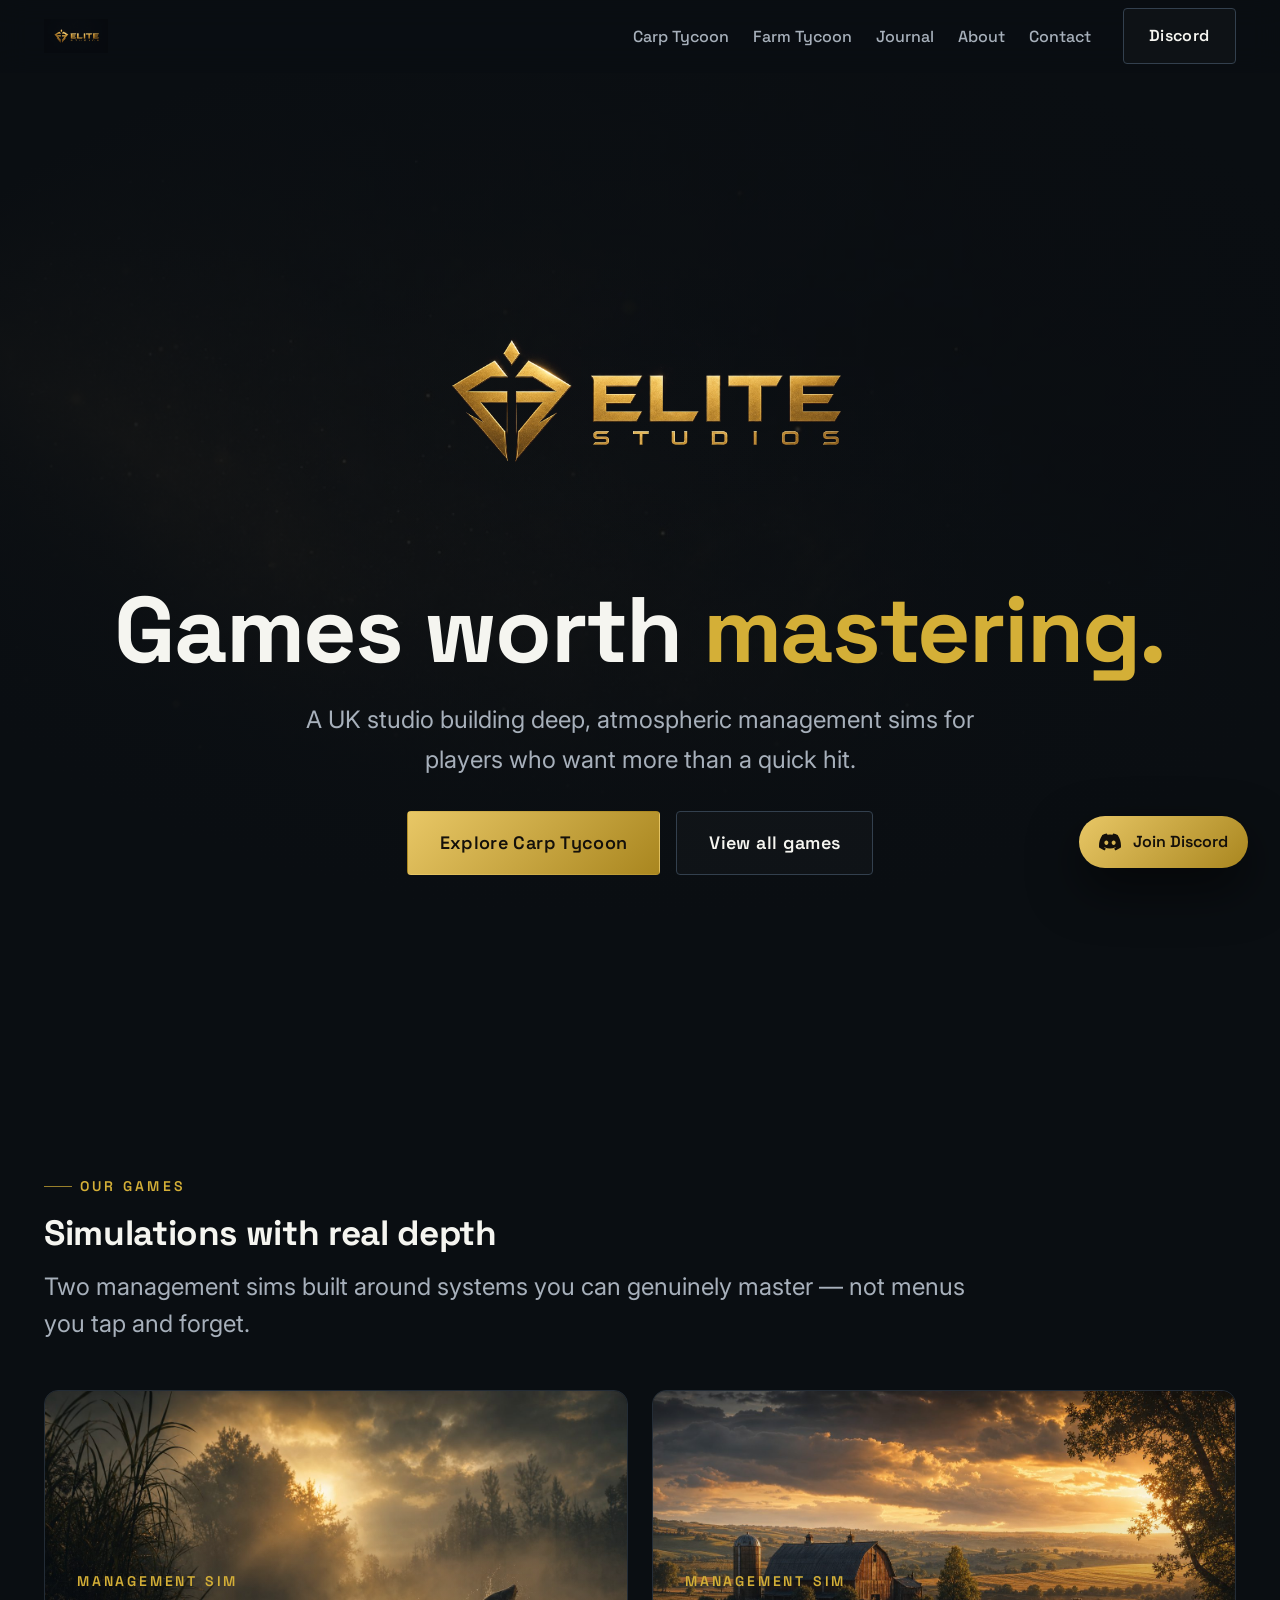
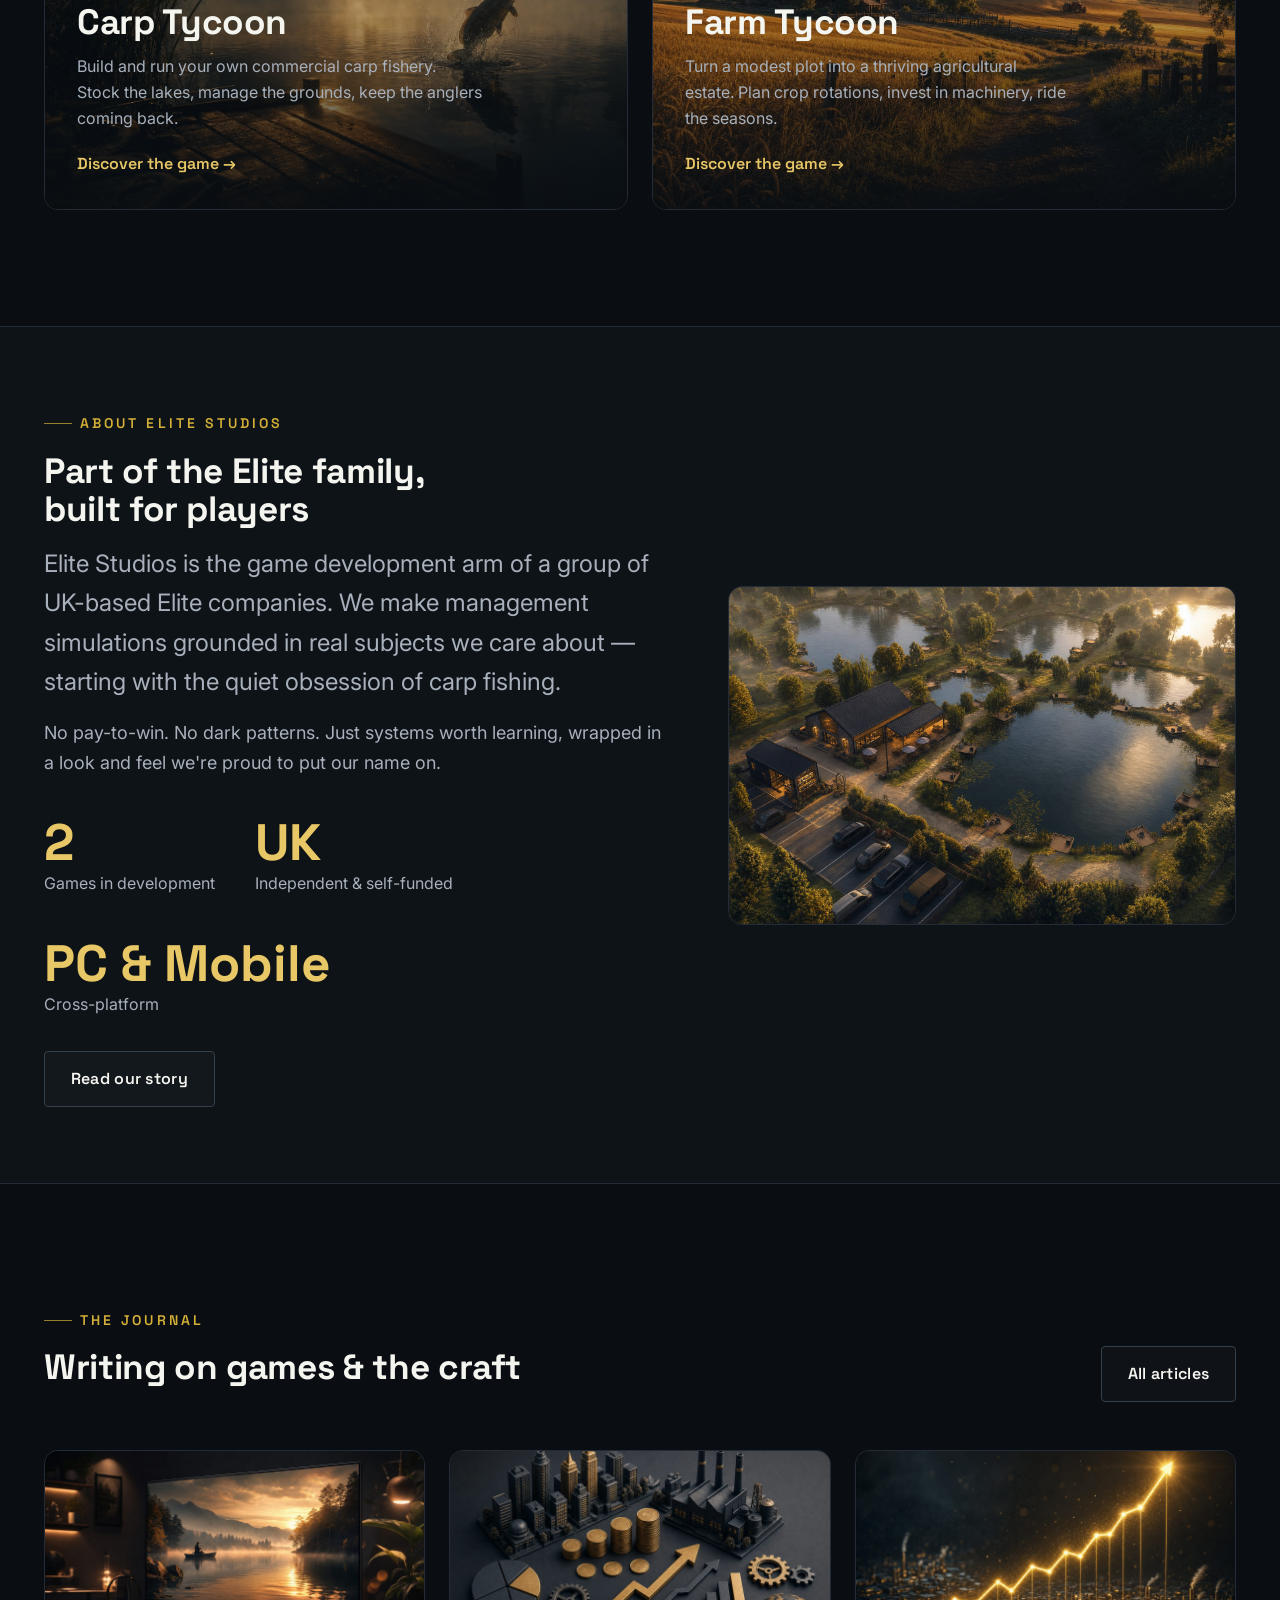
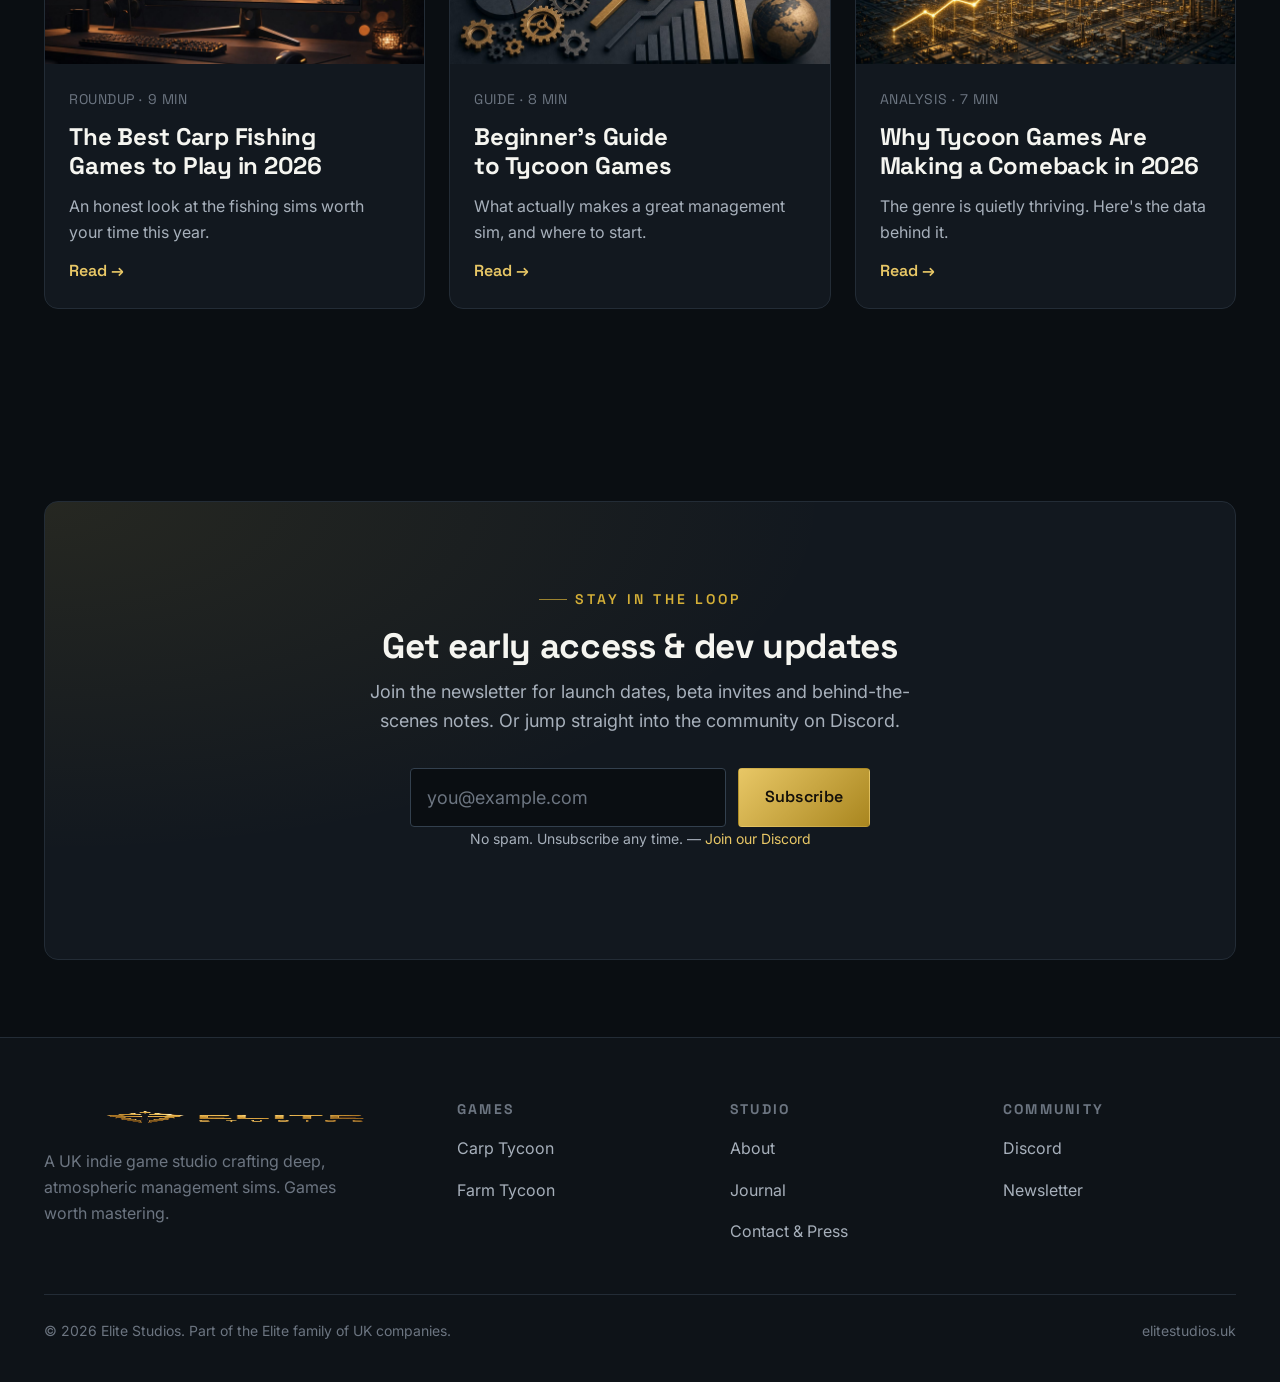
<file: index.html>
<!DOCTYPE html>
<html lang="en">
<head>
  <meta charset="UTF-8" />
  <meta name="viewport" content="width=device-width, initial-scale=1.0" />
  <title>Elite Studios — Games Worth Mastering</title>
  <meta name="description" content="Elite Studios is a UK indie game studio crafting deep, atmospheric management sims. Discover Carp Tycoon and Farm Tycoon — games worth mastering." />
  <link rel="canonical" href="https://elitestudios.uk/" />

  <!-- Open Graph -->
  <meta property="og:type" content="website" />
  <meta property="og:site_name" content="Elite Studios" />
  <meta property="og:title" content="Elite Studios — Games Worth Mastering" />
  <meta property="og:description" content="A UK indie studio crafting deep, atmospheric management sims. Discover Carp Tycoon and Farm Tycoon." />
  <meta property="og:url" content="https://elitestudios.uk/" />
  <meta property="og:image" content="https://elitestudios.uk/img/og-default.jpg" />
  <meta name="twitter:card" content="summary_large_image" />
  <meta name="twitter:title" content="Elite Studios — Games Worth Mastering" />
  <meta name="twitter:description" content="A UK indie studio crafting deep, atmospheric management sims." />
  <meta name="twitter:image" content="https://elitestudios.uk/img/og-default.jpg" />

  <link rel="icon" type="image/png" href="./img/favicon.png" />
  <link rel="apple-touch-icon" href="./img/apple-touch-icon.png" />
  <link rel="preconnect" href="https://fonts.googleapis.com" />
  <link rel="preconnect" href="https://fonts.gstatic.com" crossorigin />
  <link href="https://fonts.googleapis.com/css2?family=Space+Grotesk:wght@500;600;700&family=Inter:wght@400;500;600&display=swap" rel="stylesheet" />
  <link rel="stylesheet" href="./css/style.css" />

  <script type="application/ld+json">
  {
    "@context": "https://schema.org",
    "@type": "Organization",
    "name": "Elite Studios",
    "url": "https://elitestudios.uk/",
    "logo": "https://elitestudios.uk/img/elite-studios-logo.png",
    "description": "UK indie game studio crafting deep, atmospheric management simulation games.",
    "foundingLocation": { "@type": "Country", "name": "United Kingdom" },
    "sameAs": ["https://elitestudios.uk/"],
    "makesOffer": [
      { "@type": "Offer", "itemOffered": { "@type": "VideoGame", "name": "Carp Tycoon" } },
      { "@type": "Offer", "itemOffered": { "@type": "VideoGame", "name": "Farm Tycoon" } }
    ]
  }
  </script>
</head>
<body>
  <a class="sr-only" href="#main">Skip to content</a>
    <header class="site-header">
    <div class="container">
      <a class="brand" href="index.html" aria-label="Elite Studios home">
        <img src="./img/elite-studios-logo.png" alt="Elite Studios" width="1717" height="916" />
      </a>
      <nav class="nav" aria-label="Primary">
        <ul class="nav-links">
          <li><a href="./games/carp-tycoon/index.html" data-navkey="carp">Carp Tycoon</a></li>
          <li><a href="./games/farm-tycoon/index.html" data-navkey="farm">Farm Tycoon</a></li>
          <li><a href="./blog/index.html" data-navkey="blog">Journal</a></li>
          <li><a href="./about/index.html" data-navkey="about">About</a></li>
          <li><a href="./contact/index.html" data-navkey="contact">Contact</a></li>
        </ul>
        <div class="nav-cta">
          <a class="btn btn--ghost" href="#" aria-label="Join our Discord">Discord</a>
          <button class="menu-toggle" aria-label="Open menu" aria-expanded="false" aria-controls="mobile-nav">
            <svg width="24" height="24" viewBox="0 0 24 24" fill="none" stroke="currentColor" stroke-width="2"><line x1="3" y1="6" x2="21" y2="6"/><line x1="3" y1="12" x2="21" y2="12"/><line x1="3" y1="18" x2="21" y2="18"/></svg>
          </button>
        </div>
      </nav>
    </div>
    <nav class="mobile-nav" id="mobile-nav" aria-label="Mobile">
      <a href="./games/carp-tycoon/index.html">Carp Tycoon</a>
      <a href="./games/farm-tycoon/index.html">Farm Tycoon</a>
      <a href="./blog/index.html">Journal</a>
      <a href="./about/index.html">About</a>
      <a href="./contact/index.html">Contact</a>
      <a href="#" style="color:var(--color-gold-bright);">Join our Discord</a>
    </nav>
  </header>

  <main id="main">
    <!-- Hero -->
    <section class="hero">
      <div class="container">
        <img class="hero-logo" src="./img/elite-studios-logo.png" alt="Elite Studios" width="1717" height="916" />
        <h1>Games worth <span class="accent">mastering.</span></h1>
        <p class="hero-sub">A UK studio building deep, atmospheric management sims for players who want more than a quick hit.</p>
        <div class="hero-actions">
          <a class="btn btn--gold btn--lg" href="./games/carp-tycoon/index.html">Explore Carp Tycoon</a>
          <a class="btn btn--ghost btn--lg" href="#games">View all games</a>
        </div>
      </div>
    </section>

    <!-- Games -->
    <section class="section" id="games">
      <div class="container">
        <header class="reveal" style="margin-bottom: var(--space-12);">
          <span class="eyebrow">Our Games</span>
          <h2 class="section-title" style="margin-top: var(--space-4);">Simulations with real depth</h2>
          <p class="section-lead">Two management sims built around systems you can genuinely master — not menus you tap and forget.</p>
        </header>
        <div class="grid grid--2">
          <a class="game-card reveal" href="./games/carp-tycoon/index.html">
            <img class="game-card__img" src="./img/carp-tycoon-hero.jpg" alt="A large mirror carp breaking the surface of a misty dawn lake" loading="lazy" />
            <div class="game-card__body">
              <span class="game-card__tag">Management Sim</span>
              <h3>Carp Tycoon</h3>
              <p>Build and run your own commercial carp fishery. Stock the lakes, manage the grounds, keep the anglers coming back.</p>
              <span class="card-link">Discover the game &rarr;</span>
            </div>
          </a>
          <a class="game-card reveal" href="./games/farm-tycoon/index.html">
            <img class="game-card__img" src="./img/farm-tycoon-hero.jpg" alt="Golden-hour view over rolling English farmland with a barn and silo" loading="lazy" />
            <div class="game-card__body">
              <span class="game-card__tag">Management Sim</span>
              <h3>Farm Tycoon</h3>
              <p>Turn a modest plot into a thriving agricultural estate. Plan crop rotations, invest in machinery, ride the seasons.</p>
              <span class="card-link">Discover the game &rarr;</span>
            </div>
          </a>
        </div>
      </div>
    </section>

    <!-- About brief -->
    <section class="section section--tight" style="background: var(--color-bg-2); border-block: 1px solid var(--color-border);">
      <div class="container">
        <div class="split">
          <div class="reveal">
            <span class="eyebrow">About Elite Studios</span>
            <h2 class="section-title" style="margin-top: var(--space-4);">Part of the Elite family, built for players</h2>
            <p style="color: var(--color-text-muted); font-size: var(--text-lg);">Elite Studios is the game development arm of a group of UK-based Elite companies. We make management simulations grounded in real subjects we care about — starting with the quiet obsession of carp fishing.</p>
            <p style="color: var(--color-text-muted); margin-top: var(--space-4);">No pay-to-win. No dark patterns. Just systems worth learning, wrapped in a look and feel we're proud to put our name on.</p>
            <div class="stats">
              <div class="stat"><b>2</b><span>Games in development</span></div>
              <div class="stat"><b>UK</b><span>Independent &amp; self-funded</span></div>
              <div class="stat"><b>PC &amp; Mobile</b><span>Cross-platform</span></div>
            </div>
            <a class="btn btn--ghost" style="margin-top: var(--space-8);" href="./about/index.html">Read our story</a>
          </div>
          <div class="reveal">
            <img src="./img/carp-screenshot-1.jpg" alt="Aerial view of a developed commercial carp fishery at dawn" loading="lazy" />
          </div>
        </div>
      </div>
    </section>

    <!-- Blog -->
    <section class="section" id="journal">
      <div class="container">
        <header class="reveal" style="display:flex; justify-content:space-between; align-items:flex-end; gap: var(--space-6); flex-wrap: wrap; margin-bottom: var(--space-12);">
          <div>
            <span class="eyebrow">The Journal</span>
            <h2 class="section-title" style="margin-top: var(--space-4);">Writing on games &amp; the craft</h2>
          </div>
          <a class="btn btn--ghost" href="./blog/index.html">All articles</a>
        </header>
        <div class="grid grid--3">
          <a class="post-card reveal" href="./blog/best-carp-fishing-games-2026/index.html">
            <img class="post-card__img" src="./img/blog-carp-games.jpg" alt="A monitor glowing with a lake scene in a dark room" loading="lazy" />
            <div class="post-card__body">
              <span class="post-meta">Roundup · 9 min</span>
              <h3>The Best Carp Fishing Games to Play in 2026</h3>
              <p>An honest look at the fishing sims worth your time this year.</p>
              <span class="card-link">Read &rarr;</span>
            </div>
          </a>
          <a class="post-card reveal" href="./blog/tycoon-games-beginners-guide/index.html">
            <img class="post-card__img" src="./img/blog-tycoon-guide.jpg" alt="Miniature city and factory models with coins and graphs" loading="lazy" />
            <div class="post-card__body">
              <span class="post-meta">Guide · 8 min</span>
              <h3>Beginner's Guide to Tycoon Games</h3>
              <p>What actually makes a great management sim, and where to start.</p>
              <span class="card-link">Read &rarr;</span>
            </div>
          </a>
          <a class="post-card reveal" href="./blog/why-tycoon-games-comeback-2026/index.html">
            <img class="post-card__img" src="./img/blog-comeback.jpg" alt="A glowing gold graph rising over a dark simulated city" loading="lazy" />
            <div class="post-card__body">
              <span class="post-meta">Analysis · 7 min</span>
              <h3>Why Tycoon Games Are Making a Comeback in 2026</h3>
              <p>The genre is quietly thriving. Here's the data behind it.</p>
              <span class="card-link">Read &rarr;</span>
            </div>
          </a>
        </div>
      </div>
    </section>

    <!-- CTA -->
    <section class="section section--tight">
      <div class="container">
        <div class="cta-band reveal">
          <span class="eyebrow" style="justify-content:center;">Stay in the loop</span>
          <h2 style="margin-top: var(--space-4);">Get early access &amp; dev updates</h2>
          <p>Join the newsletter for launch dates, beta invites and behind-the-scenes notes. Or jump straight into the community on Discord.</p>
          <form class="newsletter-form" data-static action="#" method="post" aria-label="Newsletter signup">
            <label class="sr-only" for="nl-home">Email address</label>
            <input id="nl-home" type="email" name="email" placeholder="you@example.com" required />
            <button class="btn btn--gold" type="submit">Subscribe</button>
          </form>
          <p class="form-status form-note" role="status" hidden></p>
          <p class="form-note">No spam. Unsubscribe any time. — <a href="#" style="color:var(--color-gold-bright);">Join our Discord</a></p>
        </div>
      </div>
    </section>
  </main>

    <footer class="site-footer">
    <div class="container">
      <div class="footer-grid">
        <div class="footer-brand">
          <img src="./img/elite-studios-logo.png" alt="Elite Studios" width="1717" height="916" />
          <p>A UK indie game studio crafting deep, atmospheric management sims. Games worth mastering.</p>
        </div>
        <div class="footer-col">
          <h4>Games</h4>
          <ul>
            <li><a href="./games/carp-tycoon/index.html">Carp Tycoon</a></li>
            <li><a href="./games/farm-tycoon/index.html">Farm Tycoon</a></li>
          </ul>
        </div>
        <div class="footer-col">
          <h4>Studio</h4>
          <ul>
            <li><a href="./about/index.html">About</a></li>
            <li><a href="./blog/index.html">Journal</a></li>
            <li><a href="./contact/index.html">Contact &amp; Press</a></li>
          </ul>
        </div>
        <div class="footer-col">
          <h4>Community</h4>
          <ul>
            <li><a href="#">Discord</a></li>
            <li><a href="#journal">Newsletter</a></li>
          </ul>
        </div>
      </div>
      <div class="footer-bottom">
        <span>&copy; 2026 Elite Studios. Part of the Elite family of UK companies.</span>
        <span>elitestudios.uk</span>
      </div>
    </div>
  </footer>
    <a class="discord-fab" href="#" aria-label="Join the Elite Studios Discord">
    <svg width="22" height="22" viewBox="0 0 24 24" fill="currentColor"><path d="M20.317 4.369a19.79 19.79 0 0 0-4.885-1.515.074.074 0 0 0-.079.037c-.211.375-.444.865-.608 1.25a18.27 18.27 0 0 0-5.487 0 12.64 12.64 0 0 0-.617-1.25.077.077 0 0 0-.079-.037A19.736 19.736 0 0 0 3.677 4.37a.07.07 0 0 0-.032.027C.533 9.046-.32 13.58.099 18.057a.082.082 0 0 0 .031.057 19.9 19.9 0 0 0 5.993 3.03.078.078 0 0 0 .084-.028c.462-.63.874-1.295 1.226-1.994a.076.076 0 0 0-.041-.106 13.1 13.1 0 0 1-1.872-.892.077.077 0 0 1-.008-.128c.126-.094.252-.192.372-.291a.074.074 0 0 1 .077-.01c3.928 1.793 8.18 1.793 12.062 0a.074.074 0 0 1 .078.009c.12.099.246.198.373.292a.077.077 0 0 1-.006.127 12.3 12.3 0 0 1-1.873.891.077.077 0 0 0-.041.107c.36.698.772 1.362 1.225 1.993a.076.076 0 0 0 .084.028 19.84 19.84 0 0 0 6.002-3.03.077.077 0 0 0 .032-.056c.5-5.177-.838-9.674-3.549-13.66a.061.061 0 0 0-.031-.028ZM8.02 15.331c-1.183 0-2.157-1.086-2.157-2.419 0-1.333.955-2.419 2.157-2.419 1.211 0 2.176 1.096 2.157 2.42 0 1.332-.955 2.418-2.157 2.418Zm7.975 0c-1.183 0-2.157-1.086-2.157-2.419 0-1.333.955-2.419 2.157-2.419 1.21 0 2.176 1.096 2.157 2.42 0 1.332-.946 2.418-2.157 2.418Z"/></svg>
    <span class="label">Join Discord</span>
  </a>
  <script src="./js/main.js" defer></script>
</body>
</html>
</file>
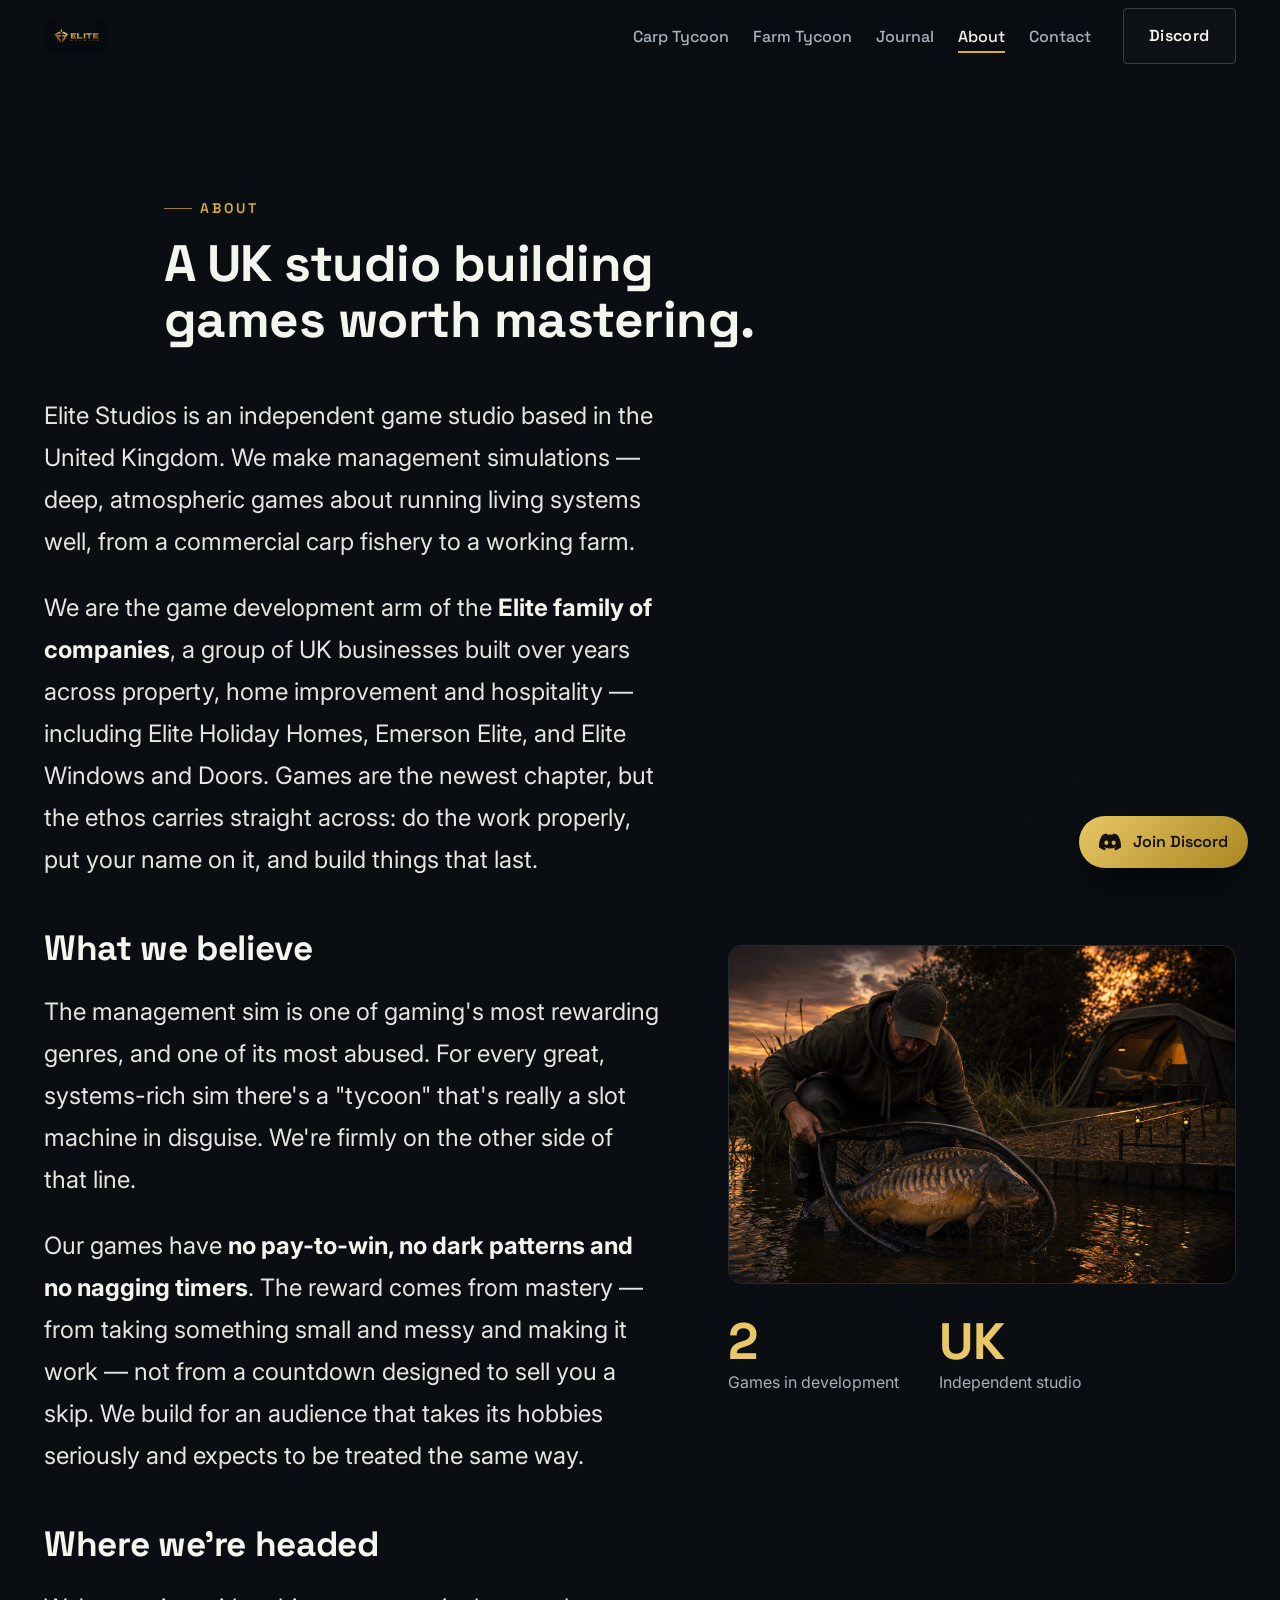
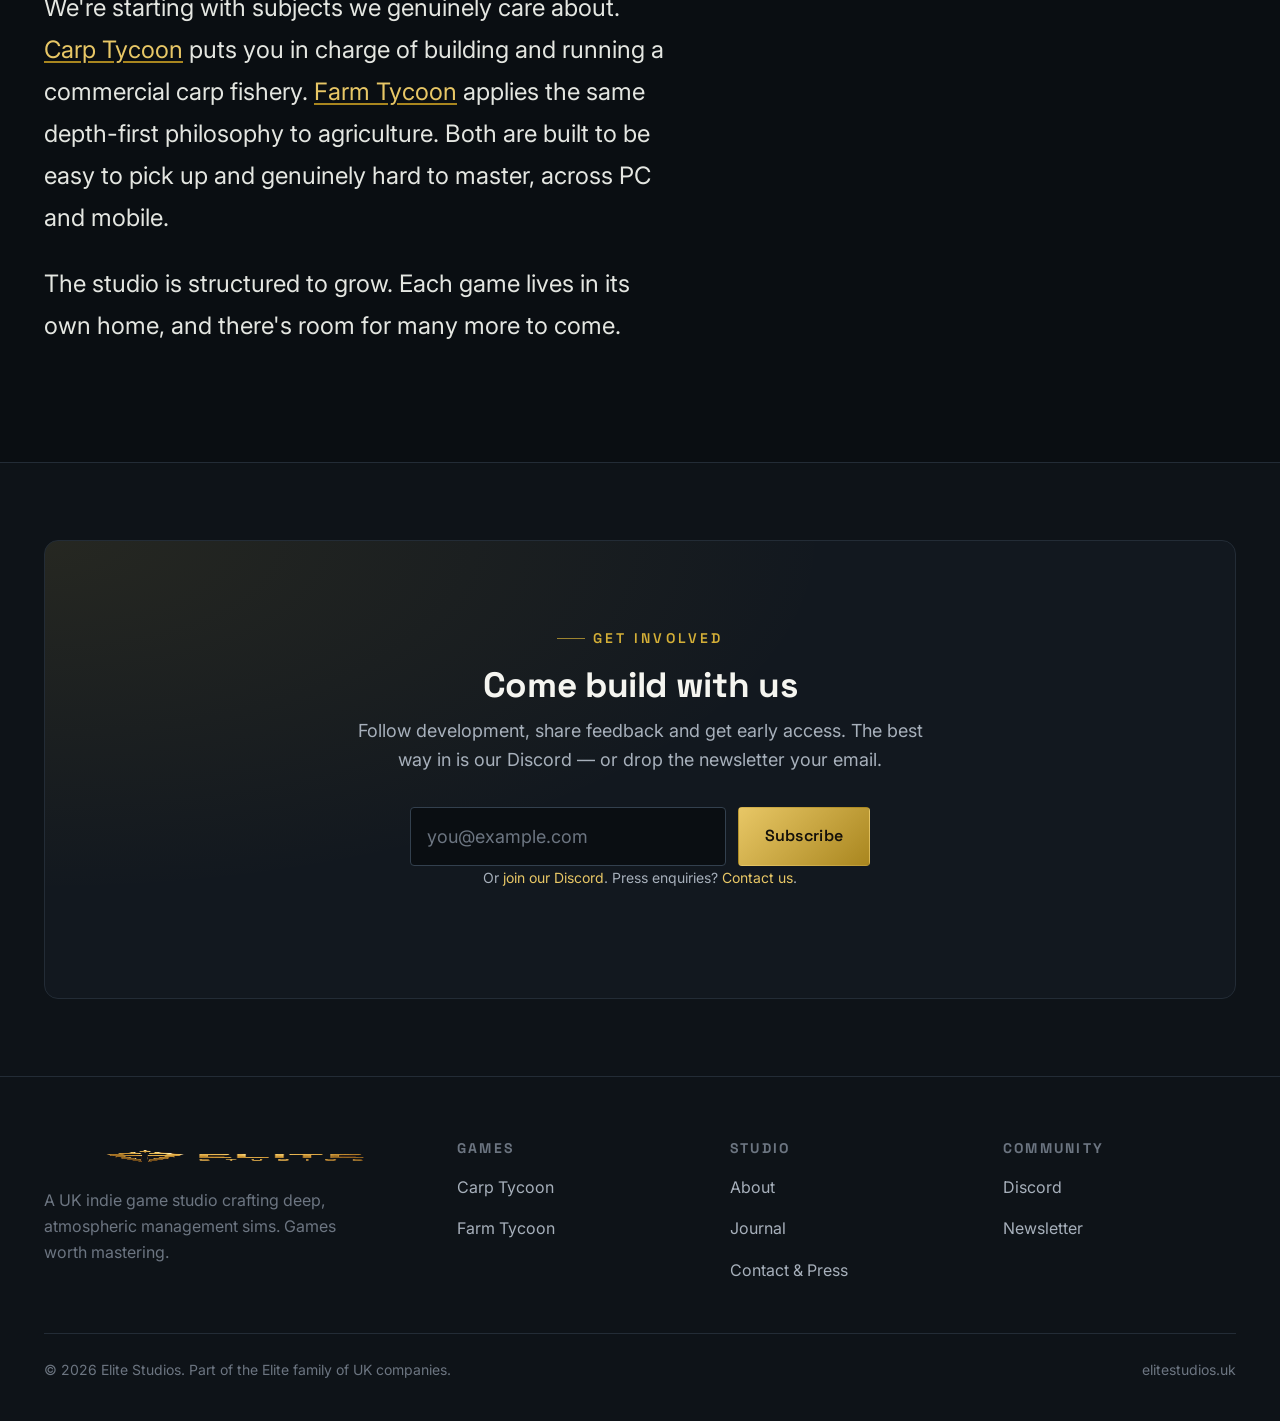
<file: about/index.html>
<!DOCTYPE html>
<html lang="en">
<head>
  <meta charset="UTF-8" />
  <meta name="viewport" content="width=device-width, initial-scale=1.0" />
  <title>About Elite Studios — A UK Indie Game Studio</title>
  <meta name="description" content="Elite Studios is a UK indie game studio and part of the Elite family of companies, crafting deep, atmospheric management sims worth mastering." />
  <link rel="canonical" href="https://elitestudios.uk/about/" />
  <meta property="og:type" content="website" />
  <meta property="og:site_name" content="Elite Studios" />
  <meta property="og:title" content="About Elite Studios" />
  <meta property="og:description" content="A UK indie game studio, part of the Elite family of companies." />
  <meta property="og:url" content="https://elitestudios.uk/about/" />
  <meta property="og:image" content="https://elitestudios.uk/img/og-default.jpg" />
  <meta name="twitter:card" content="summary_large_image" />
  <meta name="twitter:title" content="About Elite Studios" />
  <meta name="twitter:image" content="https://elitestudios.uk/img/og-default.jpg" />
  <link rel="icon" type="image/png" href="../img/favicon.png" />
  <link rel="apple-touch-icon" href="../img/apple-touch-icon.png" />
  <link rel="preconnect" href="https://fonts.googleapis.com" />
  <link rel="preconnect" href="https://fonts.gstatic.com" crossorigin />
  <link href="https://fonts.googleapis.com/css2?family=Space+Grotesk:wght@500;600;700&family=Inter:wght@400;500;600&display=swap" rel="stylesheet" />
  <link rel="stylesheet" href="../css/style.css" />
</head>
<body data-nav="about">
  <a class="sr-only" href="#main">Skip to content</a>
    <header class="site-header">
    <div class="container">
      <a class="brand" href="../index.html" aria-label="Elite Studios home">
        <img src="../img/elite-studios-logo.png" alt="Elite Studios" width="1717" height="916" />
      </a>
      <nav class="nav" aria-label="Primary">
        <ul class="nav-links">
          <li><a href="../games/carp-tycoon/index.html" data-navkey="carp">Carp Tycoon</a></li>
          <li><a href="../games/farm-tycoon/index.html" data-navkey="farm">Farm Tycoon</a></li>
          <li><a href="../blog/index.html" data-navkey="blog">Journal</a></li>
          <li><a href="../about/index.html" data-navkey="about" aria-current="page">About</a></li>
          <li><a href="../contact/index.html" data-navkey="contact">Contact</a></li>
        </ul>
        <div class="nav-cta">
          <a class="btn btn--ghost" href="#" aria-label="Join our Discord">Discord</a>
          <button class="menu-toggle" aria-label="Open menu" aria-expanded="false" aria-controls="mobile-nav">
            <svg width="24" height="24" viewBox="0 0 24 24" fill="none" stroke="currentColor" stroke-width="2"><line x1="3" y1="6" x2="21" y2="6"/><line x1="3" y1="12" x2="21" y2="12"/><line x1="3" y1="18" x2="21" y2="18"/></svg>
          </button>
        </div>
      </nav>
    </div>
    <nav class="mobile-nav" id="mobile-nav" aria-label="Mobile">
      <a href="../games/carp-tycoon/index.html">Carp Tycoon</a>
      <a href="../games/farm-tycoon/index.html">Farm Tycoon</a>
      <a href="../blog/index.html">Journal</a>
      <a href="../about/index.html">About</a>
      <a href="../contact/index.html">Contact</a>
      <a href="#" style="color:var(--color-gold-bright);">Join our Discord</a>
    </nav>
  </header>

  <main id="main">
    <section class="section" style="padding-bottom: var(--space-8);">
      <div class="container container--default">
        <span class="eyebrow">About</span>
        <h1 style="font-size: var(--text-2xl); margin-top: var(--space-4); max-width: 18ch;">A UK studio building games worth mastering.</h1>
      </div>
    </section>

    <section class="section" style="padding-top: var(--space-4);">
      <div class="container">
        <div class="split">
          <div class="reveal prose" style="max-width: none; font-size: var(--text-lg);">
            <p>Elite Studios is an independent game studio based in the United Kingdom. We make management simulations — deep, atmospheric games about running living systems well, from a commercial carp fishery to a working farm.</p>
            <p>We are the game development arm of the <strong>Elite family of companies</strong>, a group of UK businesses built over years across property, home improvement and hospitality — including Elite Holiday Homes, Emerson Elite, and Elite Windows and Doors. Games are the newest chapter, but the ethos carries straight across: do the work properly, put your name on it, and build things that last.</p>
            <h2>What we believe</h2>
            <p>The management sim is one of gaming's most rewarding genres, and one of its most abused. For every great, systems-rich sim there's a "tycoon" that's really a slot machine in disguise. We're firmly on the other side of that line.</p>
            <p>Our games have <strong>no pay-to-win, no dark patterns and no nagging timers</strong>. The reward comes from mastery — from taking something small and messy and making it work — not from a countdown designed to sell you a skip. We build for an audience that takes its hobbies seriously and expects to be treated the same way.</p>
            <h2>Where we're headed</h2>
            <p>We're starting with subjects we genuinely care about. <a href="../games/carp-tycoon/index.html">Carp Tycoon</a> puts you in charge of building and running a commercial carp fishery. <a href="../games/farm-tycoon/index.html">Farm Tycoon</a> applies the same depth-first philosophy to agriculture. Both are built to be easy to pick up and genuinely hard to master, across PC and mobile.</p>
            <p>The studio is structured to grow. Each game lives in its own home, and there's room for many more to come.</p>
          </div>
          <div class="reveal">
            <img src="../img/carp-screenshot-2.jpg" alt="An angler landing a large mirror carp at dusk" loading="lazy" />
            <div class="stats" style="margin-top: var(--space-8);">
              <div class="stat"><b>2</b><span>Games in development</span></div>
              <div class="stat"><b>UK</b><span>Independent studio</span></div>
            </div>
          </div>
        </div>
      </div>
    </section>

    <section class="section section--tight" style="background: var(--color-bg-2); border-top: 1px solid var(--color-border);">
      <div class="container">
        <div class="cta-band reveal">
          <span class="eyebrow" style="justify-content:center;">Get involved</span>
          <h2 style="margin-top: var(--space-4);">Come build with us</h2>
          <p>Follow development, share feedback and get early access. The best way in is our Discord — or drop the newsletter your email.</p>
          <form class="newsletter-form" data-static action="#" method="post" aria-label="Newsletter signup">
            <label class="sr-only" for="nl-about">Email address</label>
            <input id="nl-about" type="email" name="email" placeholder="you@example.com" required />
            <button class="btn btn--gold" type="submit">Subscribe</button>
          </form>
          <p class="form-status form-note" role="status" hidden></p>
          <p class="form-note">Or <a href="#" style="color:var(--color-gold-bright);">join our Discord</a>. Press enquiries? <a href="../contact/index.html" style="color:var(--color-gold-bright);">Contact us</a>.</p>
        </div>
      </div>
    </section>
  </main>

    <footer class="site-footer">
    <div class="container">
      <div class="footer-grid">
        <div class="footer-brand">
          <img src="../img/elite-studios-logo.png" alt="Elite Studios" width="1717" height="916" />
          <p>A UK indie game studio crafting deep, atmospheric management sims. Games worth mastering.</p>
        </div>
        <div class="footer-col">
          <h4>Games</h4>
          <ul>
            <li><a href="../games/carp-tycoon/index.html">Carp Tycoon</a></li>
            <li><a href="../games/farm-tycoon/index.html">Farm Tycoon</a></li>
          </ul>
        </div>
        <div class="footer-col">
          <h4>Studio</h4>
          <ul>
            <li><a href="../about/index.html">About</a></li>
            <li><a href="../blog/index.html">Journal</a></li>
            <li><a href="../contact/index.html">Contact &amp; Press</a></li>
          </ul>
        </div>
        <div class="footer-col">
          <h4>Community</h4>
          <ul>
            <li><a href="#">Discord</a></li>
            <li><a href="#journal">Newsletter</a></li>
          </ul>
        </div>
      </div>
      <div class="footer-bottom">
        <span>&copy; 2026 Elite Studios. Part of the Elite family of UK companies.</span>
        <span>elitestudios.uk</span>
      </div>
    </div>
  </footer>
    <a class="discord-fab" href="#" aria-label="Join the Elite Studios Discord">
    <svg width="22" height="22" viewBox="0 0 24 24" fill="currentColor"><path d="M20.317 4.369a19.79 19.79 0 0 0-4.885-1.515.074.074 0 0 0-.079.037c-.211.375-.444.865-.608 1.25a18.27 18.27 0 0 0-5.487 0 12.64 12.64 0 0 0-.617-1.25.077.077 0 0 0-.079-.037A19.736 19.736 0 0 0 3.677 4.37a.07.07 0 0 0-.032.027C.533 9.046-.32 13.58.099 18.057a.082.082 0 0 0 .031.057 19.9 19.9 0 0 0 5.993 3.03.078.078 0 0 0 .084-.028c.462-.63.874-1.295 1.226-1.994a.076.076 0 0 0-.041-.106 13.1 13.1 0 0 1-1.872-.892.077.077 0 0 1-.008-.128c.126-.094.252-.192.372-.291a.074.074 0 0 1 .077-.01c3.928 1.793 8.18 1.793 12.062 0a.074.074 0 0 1 .078.009c.12.099.246.198.373.292a.077.077 0 0 1-.006.127 12.3 12.3 0 0 1-1.873.891.077.077 0 0 0-.041.107c.36.698.772 1.362 1.225 1.993a.076.076 0 0 0 .084.028 19.84 19.84 0 0 0 6.002-3.03.077.077 0 0 0 .032-.056c.5-5.177-.838-9.674-3.549-13.66a.061.061 0 0 0-.031-.028ZM8.02 15.331c-1.183 0-2.157-1.086-2.157-2.419 0-1.333.955-2.419 2.157-2.419 1.211 0 2.176 1.096 2.157 2.42 0 1.332-.955 2.418-2.157 2.418Zm7.975 0c-1.183 0-2.157-1.086-2.157-2.419 0-1.333.955-2.419 2.157-2.419 1.21 0 2.176 1.096 2.157 2.42 0 1.332-.946 2.418-2.157 2.418Z"/></svg>
    <span class="label">Join Discord</span>
  </a>
  <script src="../js/main.js" defer></script>
</body>
</html>
</file>
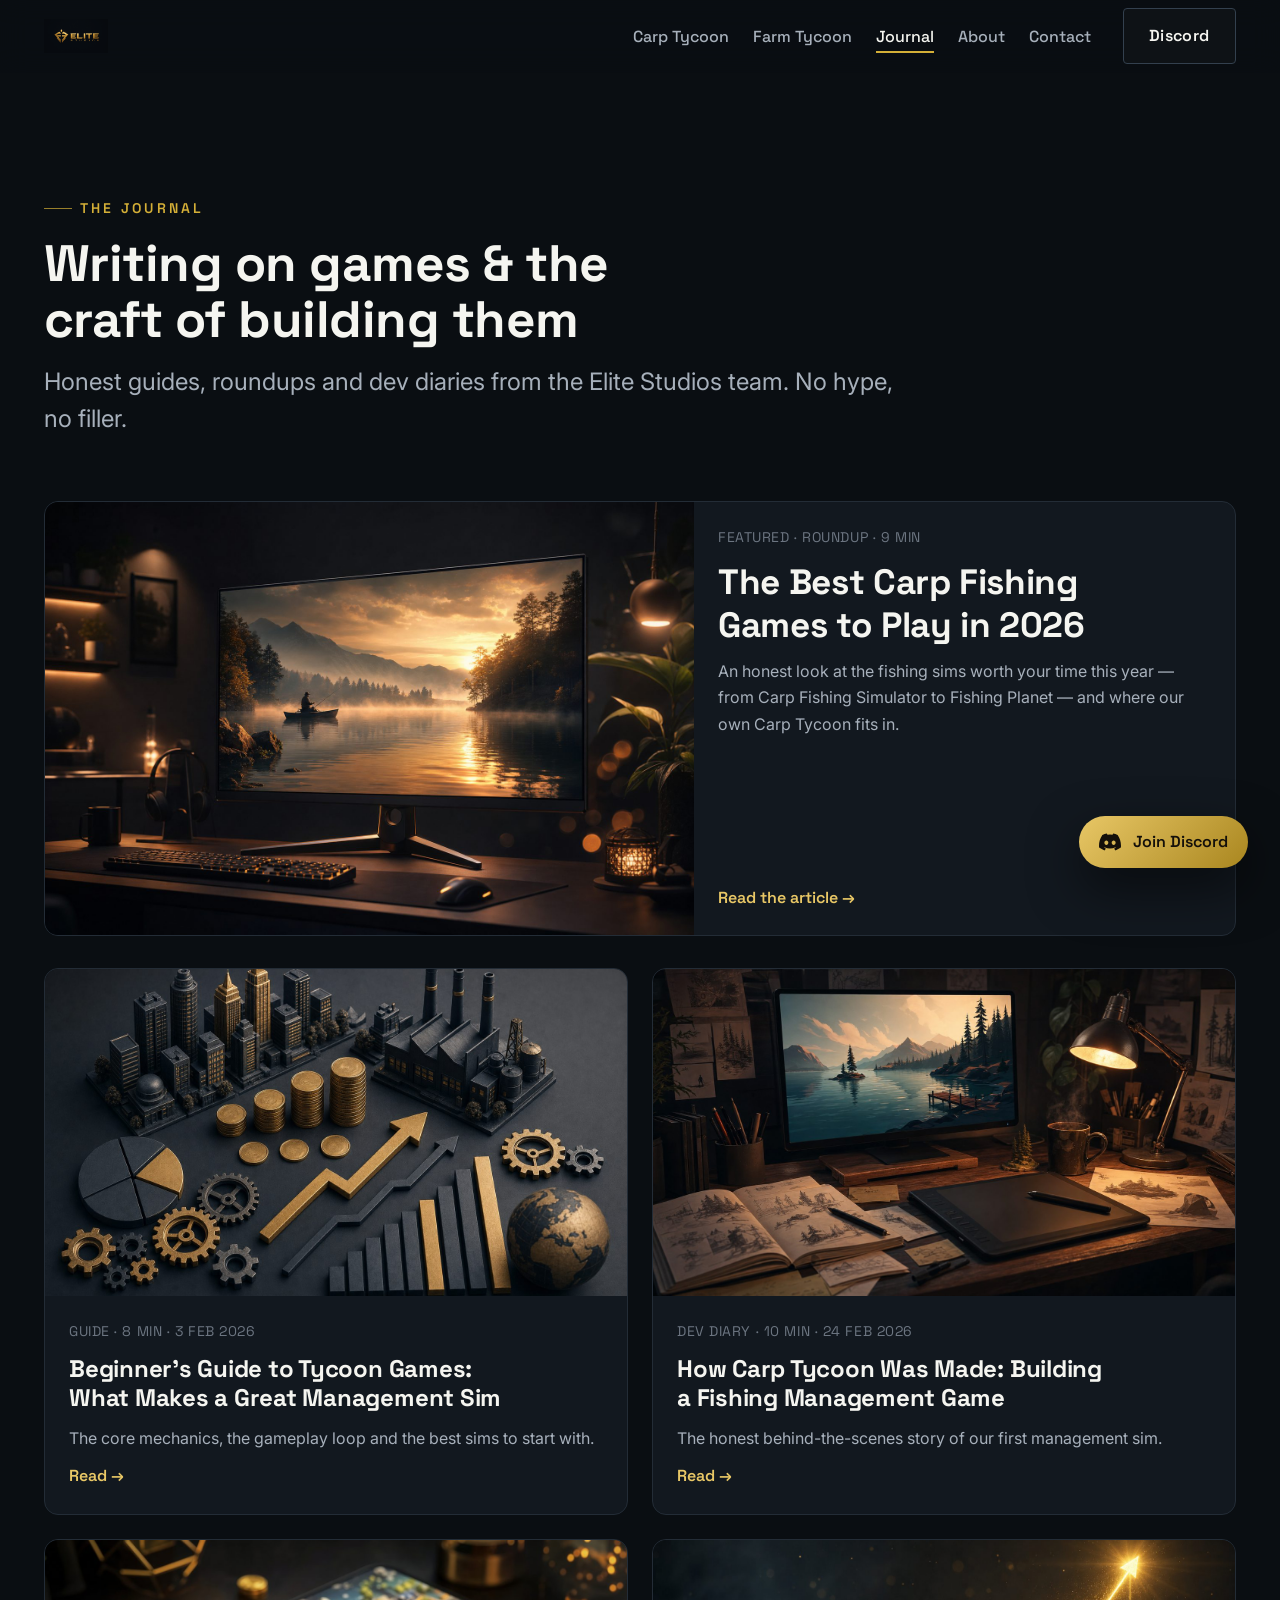
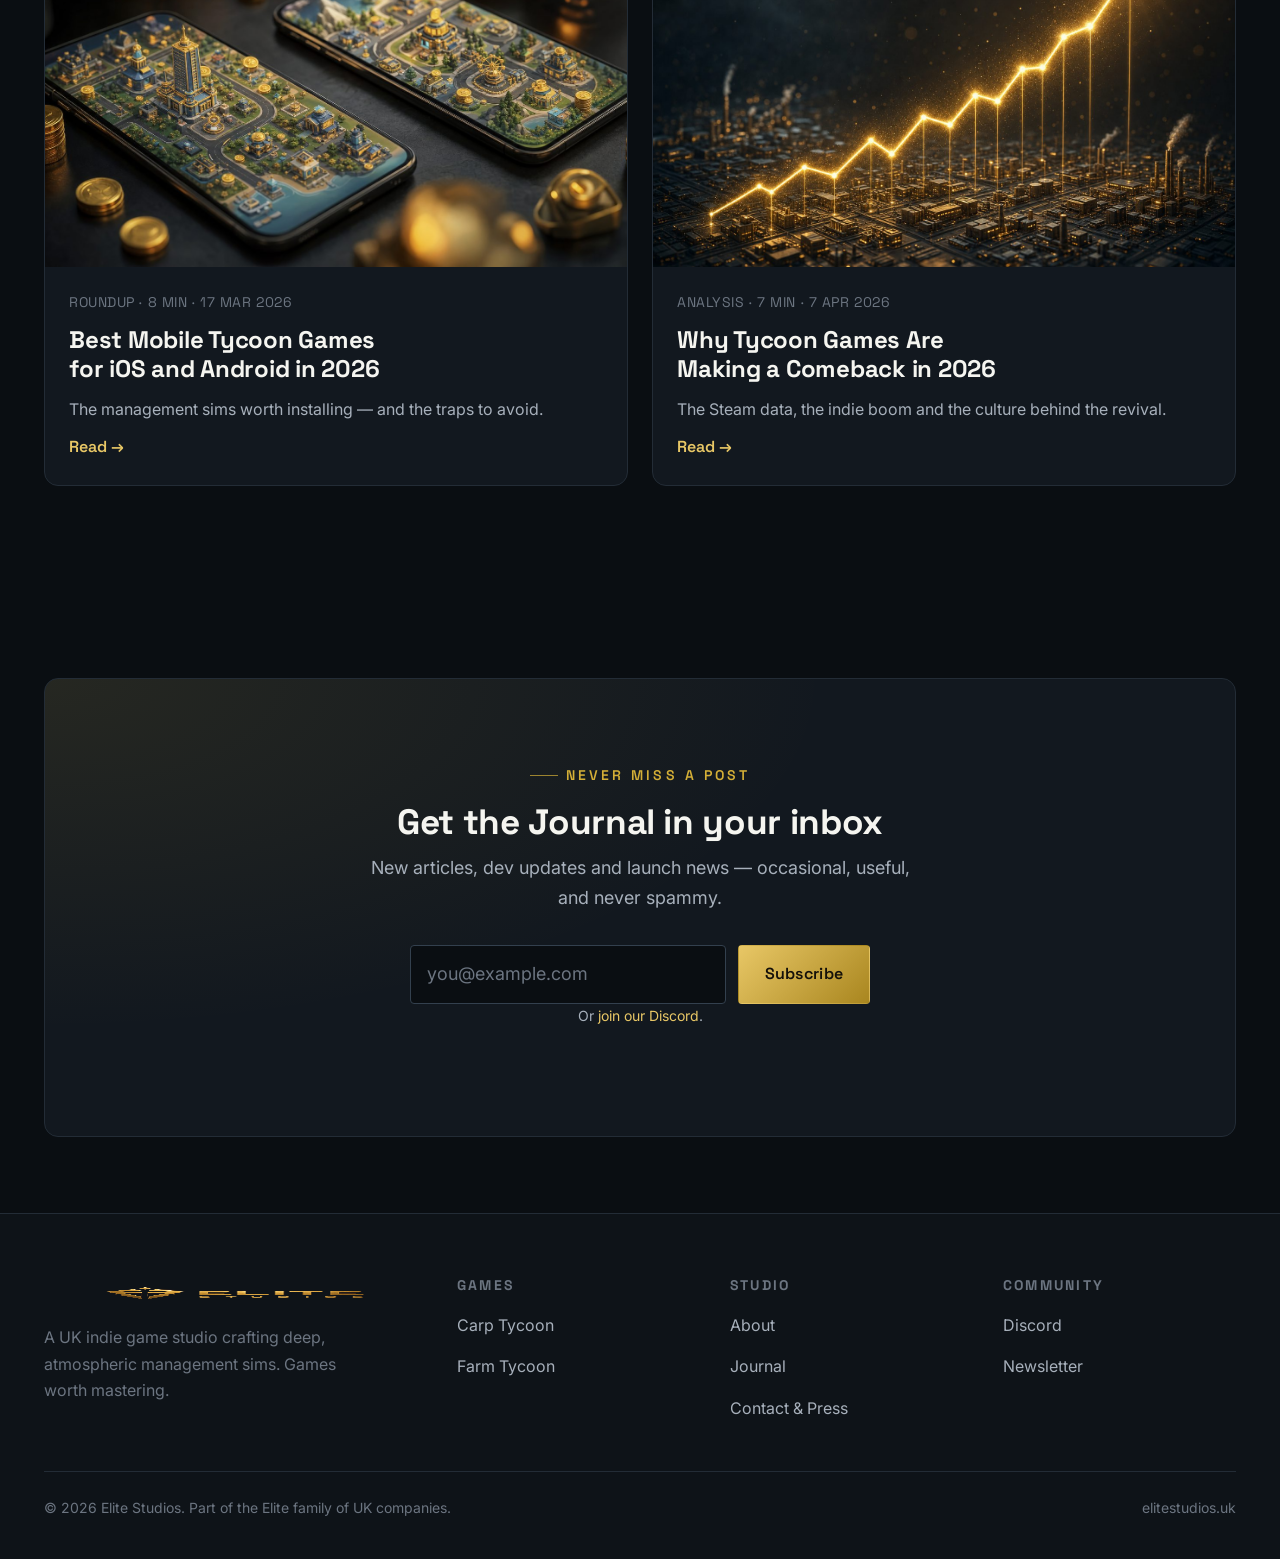
<file: blog/index.html>
<!DOCTYPE html>
<html lang="en">
<head>
  <meta charset="UTF-8" />
  <meta name="viewport" content="width=device-width, initial-scale=1.0" />
  <title>The Journal — Games, Craft &amp; Management Sims | Elite Studios</title>
  <meta name="description" content="Writing from Elite Studios on games, the craft of building management sims, and the tycoon genre — honest guides, roundups and dev diaries." />
  <link rel="canonical" href="https://elitestudios.uk/blog/" />
  <meta property="og:type" content="website" />
  <meta property="og:site_name" content="Elite Studios" />
  <meta property="og:title" content="The Journal — Elite Studios" />
  <meta property="og:description" content="Honest writing on games and the craft of building management sims." />
  <meta property="og:url" content="https://elitestudios.uk/blog/" />
  <meta property="og:image" content="https://elitestudios.uk/img/og-default.jpg" />
  <meta name="twitter:card" content="summary_large_image" />
  <meta name="twitter:title" content="The Journal — Elite Studios" />
  <meta name="twitter:image" content="https://elitestudios.uk/img/og-default.jpg" />
  <link rel="icon" type="image/png" href="../img/favicon.png" />
  <link rel="apple-touch-icon" href="../img/apple-touch-icon.png" />
  <link rel="preconnect" href="https://fonts.googleapis.com" />
  <link rel="preconnect" href="https://fonts.gstatic.com" crossorigin />
  <link href="https://fonts.googleapis.com/css2?family=Space+Grotesk:wght@500;600;700&family=Inter:wght@400;500;600&display=swap" rel="stylesheet" />
  <link rel="stylesheet" href="../css/style.css" />
  <script type="application/ld+json">
  {
    "@context": "https://schema.org",
    "@type": "Blog",
    "name": "The Elite Studios Journal",
    "url": "https://elitestudios.uk/blog/",
    "publisher": { "@type": "Organization", "name": "Elite Studios", "logo": { "@type": "ImageObject", "url": "https://elitestudios.uk/img/elite-studios-logo.png" } },
    "blogPost": [
      { "@type": "BlogPosting", "headline": "The Best Carp Fishing Games to Play in 2026", "url": "https://elitestudios.uk/blog/best-carp-fishing-games-2026/", "datePublished": "2026-01-14", "author": { "@type": "Organization", "name": "Elite Studios Team" } },
      { "@type": "BlogPosting", "headline": "Beginner's Guide to Tycoon Games: What Makes a Great Management Sim", "url": "https://elitestudios.uk/blog/tycoon-games-beginners-guide/", "datePublished": "2026-02-03", "author": { "@type": "Organization", "name": "Elite Studios Team" } },
      { "@type": "BlogPosting", "headline": "How Carp Tycoon Was Made: Building a Fishing Management Game", "url": "https://elitestudios.uk/blog/how-carp-tycoon-was-made/", "datePublished": "2026-02-24", "author": { "@type": "Organization", "name": "Elite Studios Team" } },
      { "@type": "BlogPosting", "headline": "Best Mobile Tycoon Games for iOS and Android in 2026", "url": "https://elitestudios.uk/blog/best-mobile-tycoon-games-2026/", "datePublished": "2026-03-17", "author": { "@type": "Organization", "name": "Elite Studios Team" } },
      { "@type": "BlogPosting", "headline": "Why Tycoon Games Are Making a Comeback in 2026", "url": "https://elitestudios.uk/blog/why-tycoon-games-comeback-2026/", "datePublished": "2026-04-07", "author": { "@type": "Organization", "name": "Elite Studios Team" } }
    ]
  }
  </script>
</head>
<body data-nav="blog">
  <a class="sr-only" href="#main">Skip to content</a>
    <header class="site-header">
    <div class="container">
      <a class="brand" href="../index.html" aria-label="Elite Studios home">
        <img src="../img/elite-studios-logo.png" alt="Elite Studios" width="1717" height="916" />
      </a>
      <nav class="nav" aria-label="Primary">
        <ul class="nav-links">
          <li><a href="../games/carp-tycoon/index.html" data-navkey="carp">Carp Tycoon</a></li>
          <li><a href="../games/farm-tycoon/index.html" data-navkey="farm">Farm Tycoon</a></li>
          <li><a href="../blog/index.html" data-navkey="blog" aria-current="page">Journal</a></li>
          <li><a href="../about/index.html" data-navkey="about">About</a></li>
          <li><a href="../contact/index.html" data-navkey="contact">Contact</a></li>
        </ul>
        <div class="nav-cta">
          <a class="btn btn--ghost" href="#" aria-label="Join our Discord">Discord</a>
          <button class="menu-toggle" aria-label="Open menu" aria-expanded="false" aria-controls="mobile-nav">
            <svg width="24" height="24" viewBox="0 0 24 24" fill="none" stroke="currentColor" stroke-width="2"><line x1="3" y1="6" x2="21" y2="6"/><line x1="3" y1="12" x2="21" y2="12"/><line x1="3" y1="18" x2="21" y2="18"/></svg>
          </button>
        </div>
      </nav>
    </div>
    <nav class="mobile-nav" id="mobile-nav" aria-label="Mobile">
      <a href="../games/carp-tycoon/index.html">Carp Tycoon</a>
      <a href="../games/farm-tycoon/index.html">Farm Tycoon</a>
      <a href="../blog/index.html">Journal</a>
      <a href="../about/index.html">About</a>
      <a href="../contact/index.html">Contact</a>
      <a href="#" style="color:var(--color-gold-bright);">Join our Discord</a>
    </nav>
  </header>

  <main id="main">
    <section class="section" style="padding-bottom: var(--space-8);">
      <div class="container">
        <span class="eyebrow">The Journal</span>
        <h1 style="font-size: var(--text-2xl); margin-top: var(--space-4); max-width: 20ch;">Writing on games &amp; the craft of building them</h1>
        <p class="section-lead" style="margin-top: var(--space-4);">Honest guides, roundups and dev diaries from the Elite Studios team. No hype, no filler.</p>
      </div>
    </section>

    <section class="section" style="padding-top: var(--space-8);">
      <div class="container">
        <!-- Featured -->
        <a class="post-card post-card--feature reveal" href="../blog/best-carp-fishing-games-2026/index.html" style="margin-bottom: var(--space-8);">
          <img class="post-card__img" src="../img/blog-carp-games.jpg" alt="A monitor glowing with an atmospheric lake scene" loading="lazy" />
          <div class="post-card__body" style="justify-content:center;">
            <span class="post-meta">Featured · Roundup · 9 min</span>
            <h3 style="font-size: var(--text-xl);">The Best Carp Fishing Games to Play in 2026</h3>
            <p>An honest look at the fishing sims worth your time this year — from Carp Fishing Simulator to Fishing Planet — and where our own Carp Tycoon fits in.</p>
            <span class="card-link">Read the article &rarr;</span>
          </div>
        </a>

        <div class="grid grid--2">
          <a class="post-card reveal" href="../blog/tycoon-games-beginners-guide/index.html">
            <img class="post-card__img" src="../img/blog-tycoon-guide.jpg" alt="Miniature buildings, coins and a rising graph" loading="lazy" />
            <div class="post-card__body">
              <span class="post-meta">Guide · 8 min · 3 Feb 2026</span>
              <h3>Beginner's Guide to Tycoon Games: What Makes a Great Management Sim</h3>
              <p>The core mechanics, the gameplay loop and the best sims to start with.</p>
              <span class="card-link">Read &rarr;</span>
            </div>
          </a>
          <a class="post-card reveal" href="../blog/how-carp-tycoon-was-made/index.html">
            <img class="post-card__img" src="../img/blog-how-made.jpg" alt="A designer's desk with sketches and a monitor" loading="lazy" />
            <div class="post-card__body">
              <span class="post-meta">Dev Diary · 10 min · 24 Feb 2026</span>
              <h3>How Carp Tycoon Was Made: Building a Fishing Management Game</h3>
              <p>The honest behind-the-scenes story of our first management sim.</p>
              <span class="card-link">Read &rarr;</span>
            </div>
          </a>
          <a class="post-card reveal" href="../blog/best-mobile-tycoon-games-2026/index.html">
            <img class="post-card__img" src="../img/blog-mobile-tycoon.jpg" alt="Two phones showing management game worlds" loading="lazy" />
            <div class="post-card__body">
              <span class="post-meta">Roundup · 8 min · 17 Mar 2026</span>
              <h3>Best Mobile Tycoon Games for iOS and Android in 2026</h3>
              <p>The management sims worth installing — and the traps to avoid.</p>
              <span class="card-link">Read &rarr;</span>
            </div>
          </a>
          <a class="post-card reveal" href="../blog/why-tycoon-games-comeback-2026/index.html">
            <img class="post-card__img" src="../img/blog-comeback.jpg" alt="A gold graph rising over a simulated city" loading="lazy" />
            <div class="post-card__body">
              <span class="post-meta">Analysis · 7 min · 7 Apr 2026</span>
              <h3>Why Tycoon Games Are Making a Comeback in 2026</h3>
              <p>The Steam data, the indie boom and the culture behind the revival.</p>
              <span class="card-link">Read &rarr;</span>
            </div>
          </a>
        </div>
      </div>
    </section>

    <section class="section section--tight">
      <div class="container">
        <div class="cta-band reveal">
          <span class="eyebrow" style="justify-content:center;">Never miss a post</span>
          <h2 style="margin-top: var(--space-4);">Get the Journal in your inbox</h2>
          <p>New articles, dev updates and launch news — occasional, useful, and never spammy.</p>
          <form class="newsletter-form" data-static action="#" method="post" aria-label="Newsletter signup">
            <label class="sr-only" for="nl-blog">Email address</label>
            <input id="nl-blog" type="email" name="email" placeholder="you@example.com" required />
            <button class="btn btn--gold" type="submit">Subscribe</button>
          </form>
          <p class="form-status form-note" role="status" hidden></p>
          <p class="form-note">Or <a href="#" style="color:var(--color-gold-bright);">join our Discord</a>.</p>
        </div>
      </div>
    </section>
  </main>

    <footer class="site-footer">
    <div class="container">
      <div class="footer-grid">
        <div class="footer-brand">
          <img src="../img/elite-studios-logo.png" alt="Elite Studios" width="1717" height="916" />
          <p>A UK indie game studio crafting deep, atmospheric management sims. Games worth mastering.</p>
        </div>
        <div class="footer-col">
          <h4>Games</h4>
          <ul>
            <li><a href="../games/carp-tycoon/index.html">Carp Tycoon</a></li>
            <li><a href="../games/farm-tycoon/index.html">Farm Tycoon</a></li>
          </ul>
        </div>
        <div class="footer-col">
          <h4>Studio</h4>
          <ul>
            <li><a href="../about/index.html">About</a></li>
            <li><a href="../blog/index.html">Journal</a></li>
            <li><a href="../contact/index.html">Contact &amp; Press</a></li>
          </ul>
        </div>
        <div class="footer-col">
          <h4>Community</h4>
          <ul>
            <li><a href="#">Discord</a></li>
            <li><a href="#journal">Newsletter</a></li>
          </ul>
        </div>
      </div>
      <div class="footer-bottom">
        <span>&copy; 2026 Elite Studios. Part of the Elite family of UK companies.</span>
        <span>elitestudios.uk</span>
      </div>
    </div>
  </footer>
    <a class="discord-fab" href="#" aria-label="Join the Elite Studios Discord">
    <svg width="22" height="22" viewBox="0 0 24 24" fill="currentColor"><path d="M20.317 4.369a19.79 19.79 0 0 0-4.885-1.515.074.074 0 0 0-.079.037c-.211.375-.444.865-.608 1.25a18.27 18.27 0 0 0-5.487 0 12.64 12.64 0 0 0-.617-1.25.077.077 0 0 0-.079-.037A19.736 19.736 0 0 0 3.677 4.37a.07.07 0 0 0-.032.027C.533 9.046-.32 13.58.099 18.057a.082.082 0 0 0 .031.057 19.9 19.9 0 0 0 5.993 3.03.078.078 0 0 0 .084-.028c.462-.63.874-1.295 1.226-1.994a.076.076 0 0 0-.041-.106 13.1 13.1 0 0 1-1.872-.892.077.077 0 0 1-.008-.128c.126-.094.252-.192.372-.291a.074.074 0 0 1 .077-.01c3.928 1.793 8.18 1.793 12.062 0a.074.074 0 0 1 .078.009c.12.099.246.198.373.292a.077.077 0 0 1-.006.127 12.3 12.3 0 0 1-1.873.891.077.077 0 0 0-.041.107c.36.698.772 1.362 1.225 1.993a.076.076 0 0 0 .084.028 19.84 19.84 0 0 0 6.002-3.03.077.077 0 0 0 .032-.056c.5-5.177-.838-9.674-3.549-13.66a.061.061 0 0 0-.031-.028ZM8.02 15.331c-1.183 0-2.157-1.086-2.157-2.419 0-1.333.955-2.419 2.157-2.419 1.211 0 2.176 1.096 2.157 2.42 0 1.332-.955 2.418-2.157 2.418Zm7.975 0c-1.183 0-2.157-1.086-2.157-2.419 0-1.333.955-2.419 2.157-2.419 1.21 0 2.176 1.096 2.157 2.42 0 1.332-.946 2.418-2.157 2.418Z"/></svg>
    <span class="label">Join Discord</span>
  </a>
  <script src="../js/main.js" defer></script>
</body>
</html>
</file>
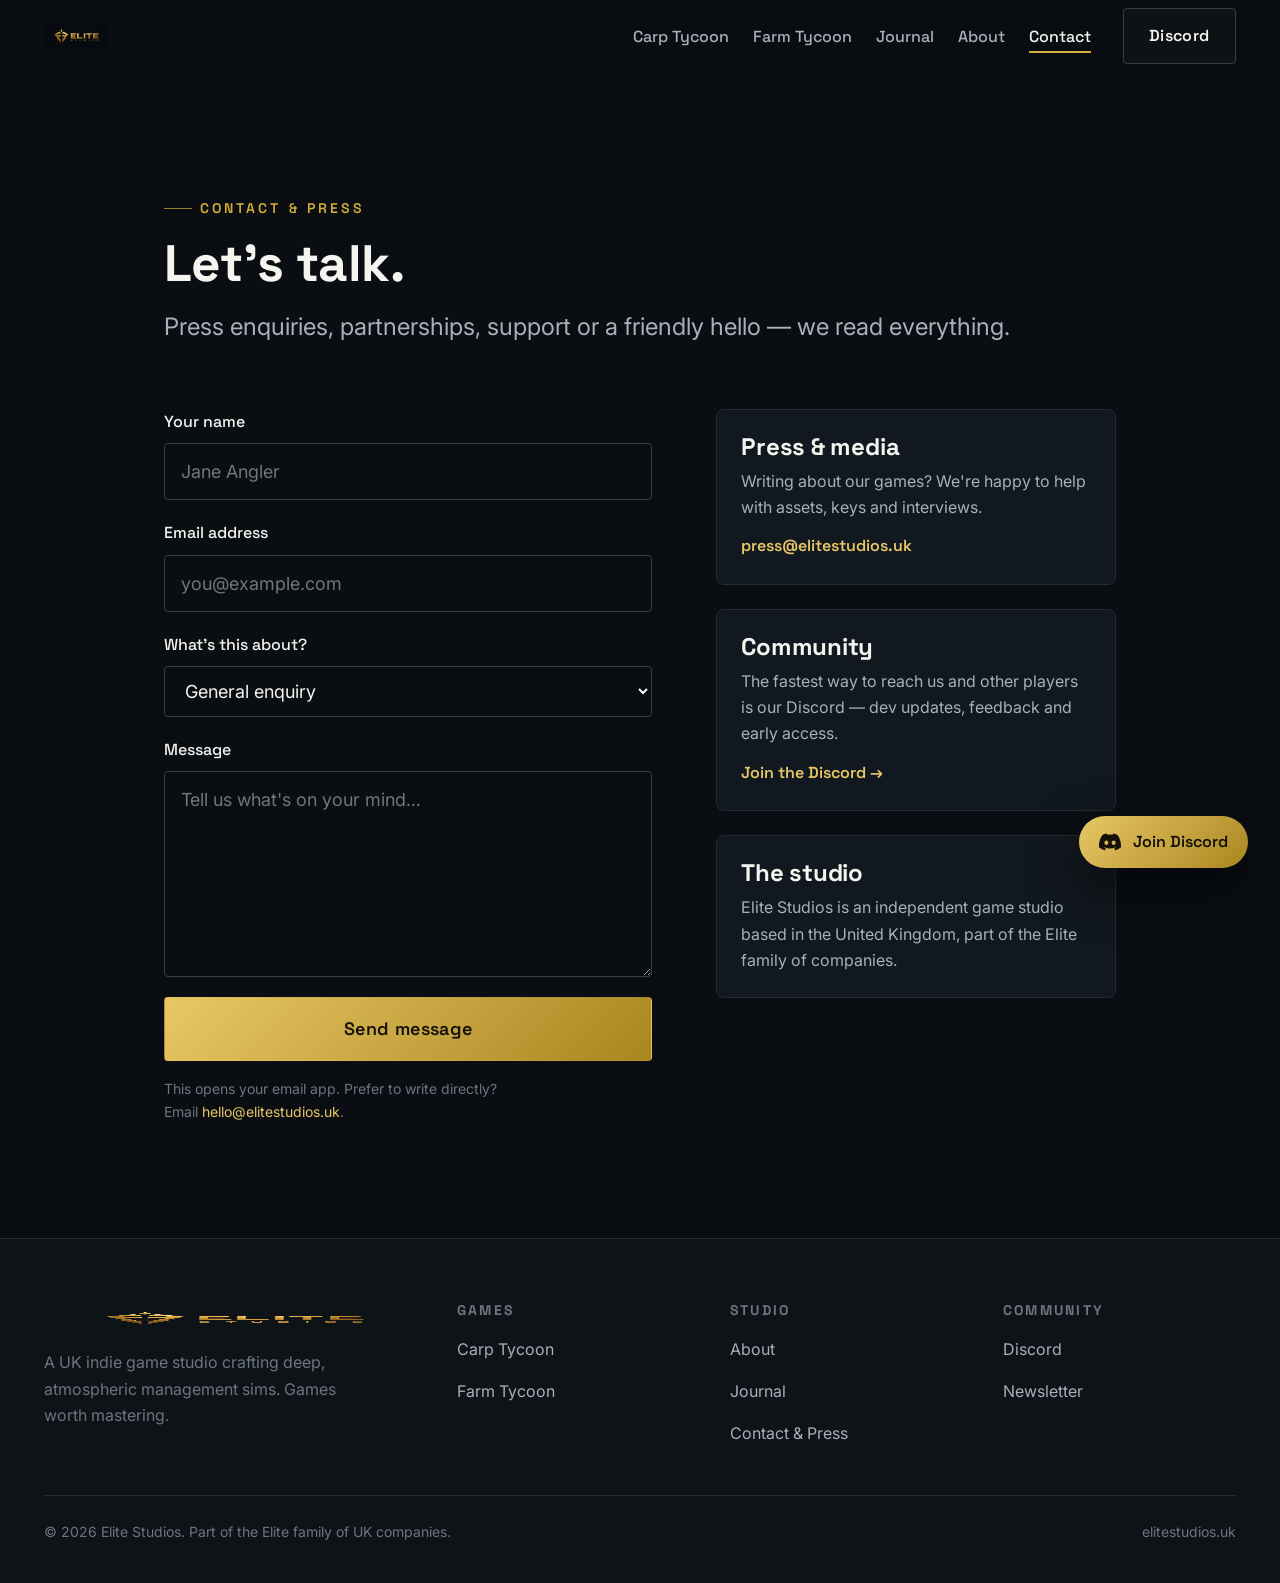
<file: contact/index.html>
<!DOCTYPE html>
<html lang="en">
<head>
  <meta charset="UTF-8" />
  <meta name="viewport" content="width=device-width, initial-scale=1.0" />
  <title>Contact &amp; Press — Elite Studios</title>
  <meta name="description" content="Get in touch with Elite Studios — for press enquiries, partnerships, support or just to say hello. A UK indie game studio building management sims." />
  <link rel="canonical" href="https://elitestudios.uk/contact/" />
  <meta property="og:type" content="website" />
  <meta property="og:site_name" content="Elite Studios" />
  <meta property="og:title" content="Contact & Press — Elite Studios" />
  <meta property="og:description" content="Get in touch with Elite Studios for press, partnerships or support." />
  <meta property="og:url" content="https://elitestudios.uk/contact/" />
  <meta property="og:image" content="https://elitestudios.uk/img/og-default.jpg" />
  <meta name="twitter:card" content="summary_large_image" />
  <meta name="twitter:title" content="Contact & Press — Elite Studios" />
  <meta name="twitter:image" content="https://elitestudios.uk/img/og-default.jpg" />
  <link rel="icon" type="image/png" href="../img/favicon.png" />
  <link rel="apple-touch-icon" href="../img/apple-touch-icon.png" />
  <link rel="preconnect" href="https://fonts.googleapis.com" />
  <link rel="preconnect" href="https://fonts.gstatic.com" crossorigin />
  <link href="https://fonts.googleapis.com/css2?family=Space+Grotesk:wght@500;600;700&family=Inter:wght@400;500;600&display=swap" rel="stylesheet" />
  <link rel="stylesheet" href="../css/style.css" />
</head>
<body data-nav="contact">
  <a class="sr-only" href="#main">Skip to content</a>
    <header class="site-header">
    <div class="container">
      <a class="brand" href="../index.html" aria-label="Elite Studios home">
        <img src="../img/elite-studios-logo.png" alt="Elite Studios" width="1717" height="916" />
      </a>
      <nav class="nav" aria-label="Primary">
        <ul class="nav-links">
          <li><a href="../games/carp-tycoon/index.html" data-navkey="carp">Carp Tycoon</a></li>
          <li><a href="../games/farm-tycoon/index.html" data-navkey="farm">Farm Tycoon</a></li>
          <li><a href="../blog/index.html" data-navkey="blog">Journal</a></li>
          <li><a href="../about/index.html" data-navkey="about">About</a></li>
          <li><a href="../contact/index.html" data-navkey="contact" aria-current="page">Contact</a></li>
        </ul>
        <div class="nav-cta">
          <a class="btn btn--ghost" href="#" aria-label="Join our Discord">Discord</a>
          <button class="menu-toggle" aria-label="Open menu" aria-expanded="false" aria-controls="mobile-nav">
            <svg width="24" height="24" viewBox="0 0 24 24" fill="none" stroke="currentColor" stroke-width="2"><line x1="3" y1="6" x2="21" y2="6"/><line x1="3" y1="12" x2="21" y2="12"/><line x1="3" y1="18" x2="21" y2="18"/></svg>
          </button>
        </div>
      </nav>
    </div>
    <nav class="mobile-nav" id="mobile-nav" aria-label="Mobile">
      <a href="../games/carp-tycoon/index.html">Carp Tycoon</a>
      <a href="../games/farm-tycoon/index.html">Farm Tycoon</a>
      <a href="../blog/index.html">Journal</a>
      <a href="../about/index.html">About</a>
      <a href="../contact/index.html">Contact</a>
      <a href="#" style="color:var(--color-gold-bright);">Join our Discord</a>
    </nav>
  </header>

  <main id="main">
    <section class="section">
      <div class="container container--default">
        <span class="eyebrow">Contact &amp; Press</span>
        <h1 style="font-size: var(--text-2xl); margin-top: var(--space-4); max-width: 20ch;">Let's talk.</h1>
        <p class="section-lead" style="margin-top: var(--space-4);">Press enquiries, partnerships, support or a friendly hello — we read everything.</p>

        <div class="split" style="margin-top: var(--space-16); align-items: start;">
          <!-- Form -->
          <form class="reveal" data-static action="mailto:hello@elitestudios.uk" method="post" enctype="text/plain" aria-label="Contact form">
            <div class="form-field">
              <label for="name">Your name</label>
              <input id="name" name="name" type="text" placeholder="Jane Angler" required />
            </div>
            <div class="form-field">
              <label for="email">Email address</label>
              <input id="email" name="email" type="email" placeholder="you@example.com" required />
            </div>
            <div class="form-field">
              <label for="topic">What's this about?</label>
              <select id="topic" name="topic">
                <option>General enquiry</option>
                <option>Press &amp; media</option>
                <option>Partnership / business</option>
                <option>Player support</option>
                <option>Something else</option>
              </select>
            </div>
            <div class="form-field">
              <label for="message">Message</label>
              <textarea id="message" name="message" rows="6" placeholder="Tell us what's on your mind…" required></textarea>
            </div>
            <button class="btn btn--gold btn--lg btn--block" type="submit">Send message</button>
            <p class="form-status form-note" role="status" hidden></p>
            <p class="form-note" style="margin-top: var(--space-4);">This opens your email app. Prefer to write directly? Email <a href="mailto:hello@elitestudios.uk" style="color:var(--color-gold-bright);">hello@elitestudios.uk</a>.</p>
          </form>

          <!-- Info -->
          <aside class="reveal">
            <div class="feature" style="margin-bottom: var(--space-6);">
              <h3 style="font-size: var(--text-lg);">Press &amp; media</h3>
              <p style="color: var(--color-text-muted); font-size: var(--text-sm); margin-top: var(--space-2);">Writing about our games? We're happy to help with assets, keys and interviews.</p>
              <p style="margin-top: var(--space-3);"><a href="mailto:press@elitestudios.uk" style="color:var(--color-gold-bright); font-family: var(--font-display); font-weight: 600;">press@elitestudios.uk</a></p>
            </div>
            <div class="feature" style="margin-bottom: var(--space-6);">
              <h3 style="font-size: var(--text-lg);">Community</h3>
              <p style="color: var(--color-text-muted); font-size: var(--text-sm); margin-top: var(--space-2);">The fastest way to reach us and other players is our Discord — dev updates, feedback and early access.</p>
              <p style="margin-top: var(--space-3);"><a href="#" style="color:var(--color-gold-bright); font-family: var(--font-display); font-weight: 600;">Join the Discord &rarr;</a></p>
            </div>
            <div class="feature">
              <h3 style="font-size: var(--text-lg);">The studio</h3>
              <p style="color: var(--color-text-muted); font-size: var(--text-sm); margin-top: var(--space-2);">Elite Studios is an independent game studio based in the United Kingdom, part of the Elite family of companies.</p>
            </div>
          </aside>
        </div>
      </div>
    </section>
  </main>

    <footer class="site-footer">
    <div class="container">
      <div class="footer-grid">
        <div class="footer-brand">
          <img src="../img/elite-studios-logo.png" alt="Elite Studios" width="1717" height="916" />
          <p>A UK indie game studio crafting deep, atmospheric management sims. Games worth mastering.</p>
        </div>
        <div class="footer-col">
          <h4>Games</h4>
          <ul>
            <li><a href="../games/carp-tycoon/index.html">Carp Tycoon</a></li>
            <li><a href="../games/farm-tycoon/index.html">Farm Tycoon</a></li>
          </ul>
        </div>
        <div class="footer-col">
          <h4>Studio</h4>
          <ul>
            <li><a href="../about/index.html">About</a></li>
            <li><a href="../blog/index.html">Journal</a></li>
            <li><a href="../contact/index.html">Contact &amp; Press</a></li>
          </ul>
        </div>
        <div class="footer-col">
          <h4>Community</h4>
          <ul>
            <li><a href="#">Discord</a></li>
            <li><a href="#journal">Newsletter</a></li>
          </ul>
        </div>
      </div>
      <div class="footer-bottom">
        <span>&copy; 2026 Elite Studios. Part of the Elite family of UK companies.</span>
        <span>elitestudios.uk</span>
      </div>
    </div>
  </footer>
    <a class="discord-fab" href="#" aria-label="Join the Elite Studios Discord">
    <svg width="22" height="22" viewBox="0 0 24 24" fill="currentColor"><path d="M20.317 4.369a19.79 19.79 0 0 0-4.885-1.515.074.074 0 0 0-.079.037c-.211.375-.444.865-.608 1.25a18.27 18.27 0 0 0-5.487 0 12.64 12.64 0 0 0-.617-1.25.077.077 0 0 0-.079-.037A19.736 19.736 0 0 0 3.677 4.37a.07.07 0 0 0-.032.027C.533 9.046-.32 13.58.099 18.057a.082.082 0 0 0 .031.057 19.9 19.9 0 0 0 5.993 3.03.078.078 0 0 0 .084-.028c.462-.63.874-1.295 1.226-1.994a.076.076 0 0 0-.041-.106 13.1 13.1 0 0 1-1.872-.892.077.077 0 0 1-.008-.128c.126-.094.252-.192.372-.291a.074.074 0 0 1 .077-.01c3.928 1.793 8.18 1.793 12.062 0a.074.074 0 0 1 .078.009c.12.099.246.198.373.292a.077.077 0 0 1-.006.127 12.3 12.3 0 0 1-1.873.891.077.077 0 0 0-.041.107c.36.698.772 1.362 1.225 1.993a.076.076 0 0 0 .084.028 19.84 19.84 0 0 0 6.002-3.03.077.077 0 0 0 .032-.056c.5-5.177-.838-9.674-3.549-13.66a.061.061 0 0 0-.031-.028ZM8.02 15.331c-1.183 0-2.157-1.086-2.157-2.419 0-1.333.955-2.419 2.157-2.419 1.211 0 2.176 1.096 2.157 2.42 0 1.332-.955 2.418-2.157 2.418Zm7.975 0c-1.183 0-2.157-1.086-2.157-2.419 0-1.333.955-2.419 2.157-2.419 1.21 0 2.176 1.096 2.157 2.42 0 1.332-.946 2.418-2.157 2.418Z"/></svg>
    <span class="label">Join Discord</span>
  </a>
  <script src="../js/main.js" defer></script>
</body>
</html>
</file>
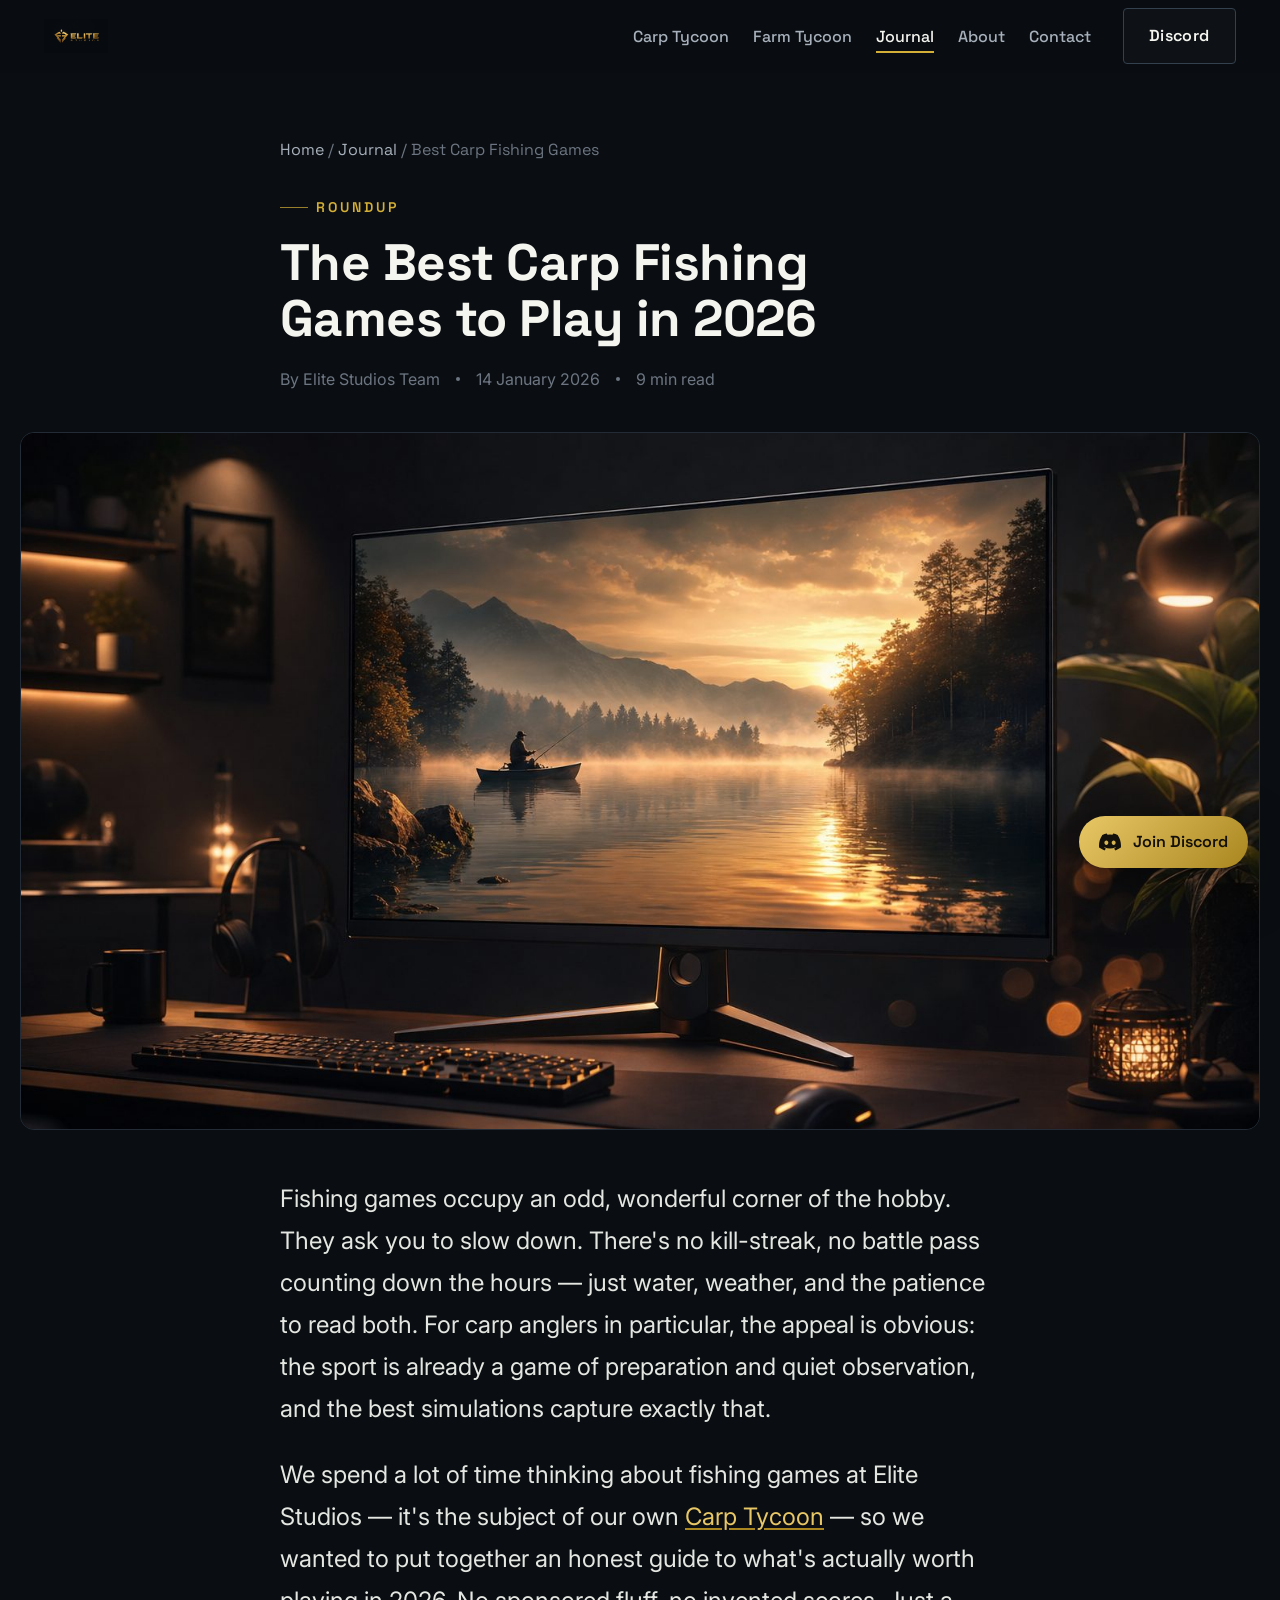
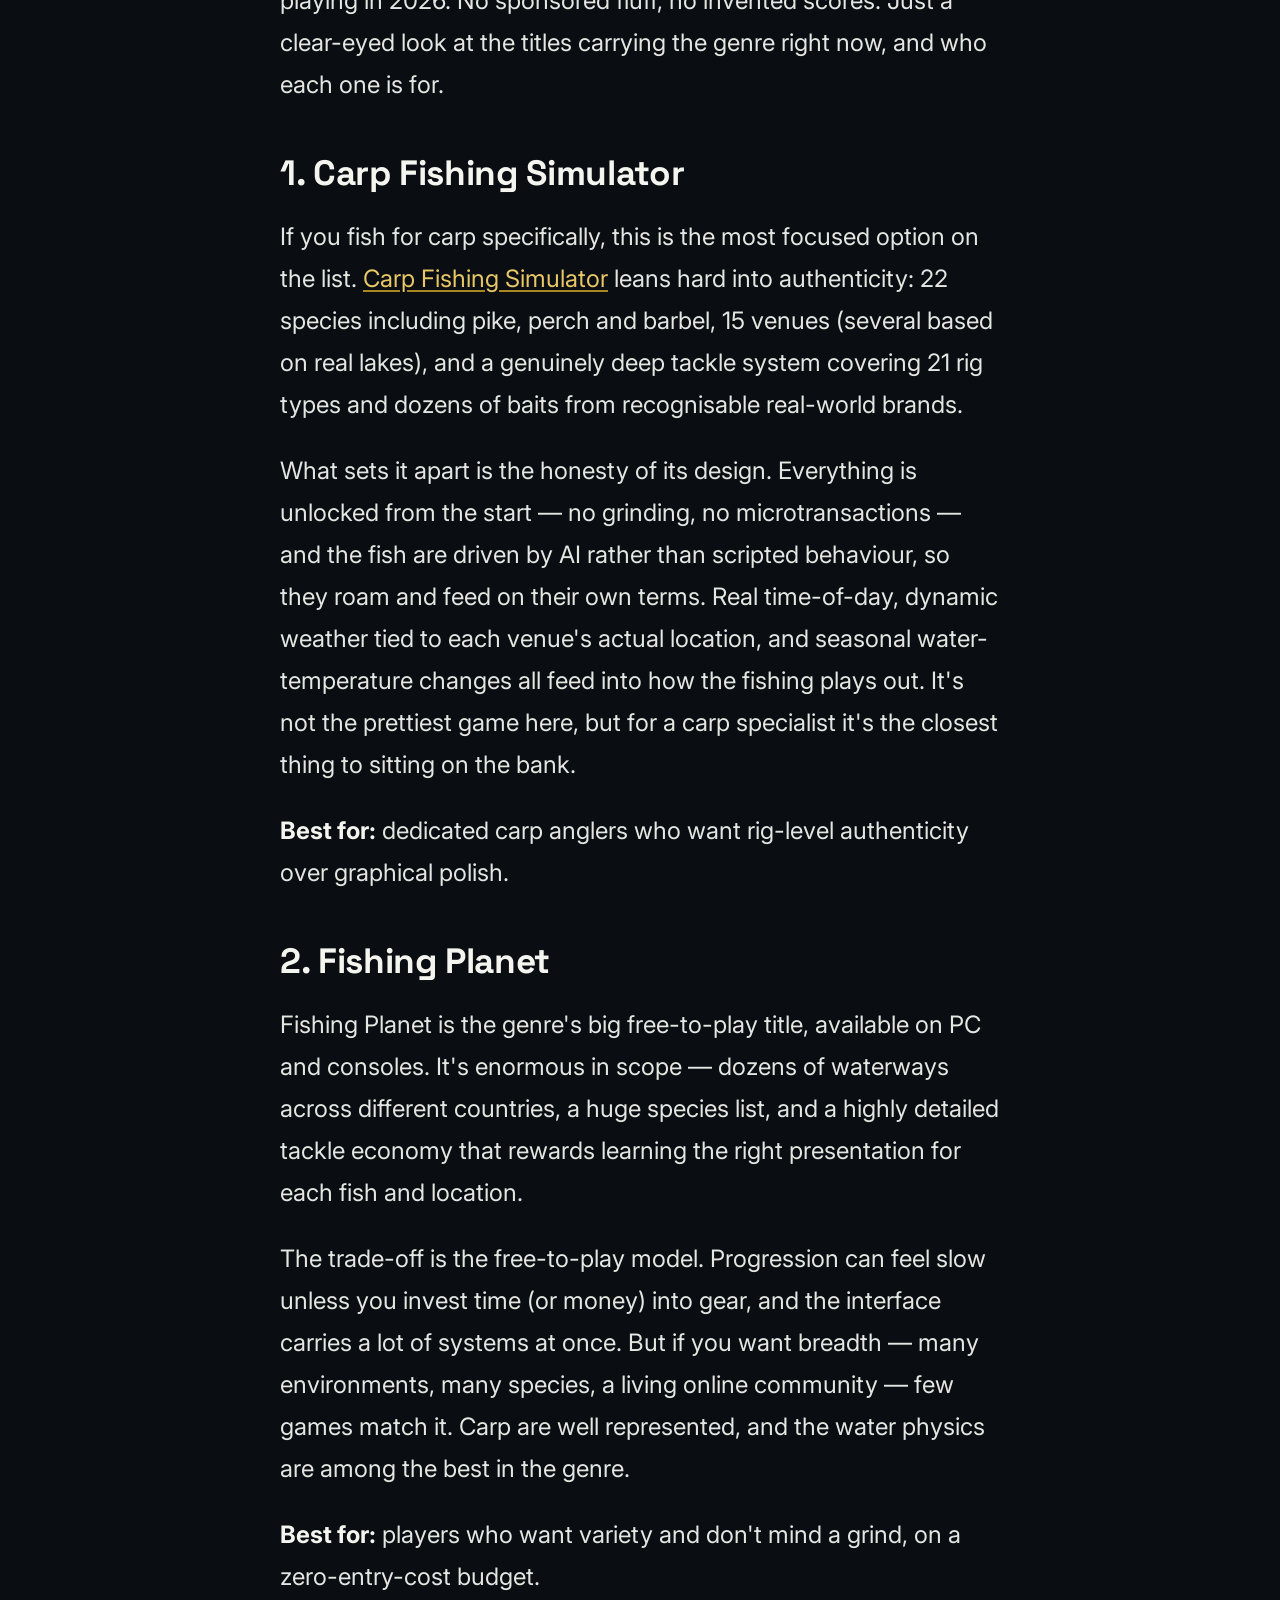
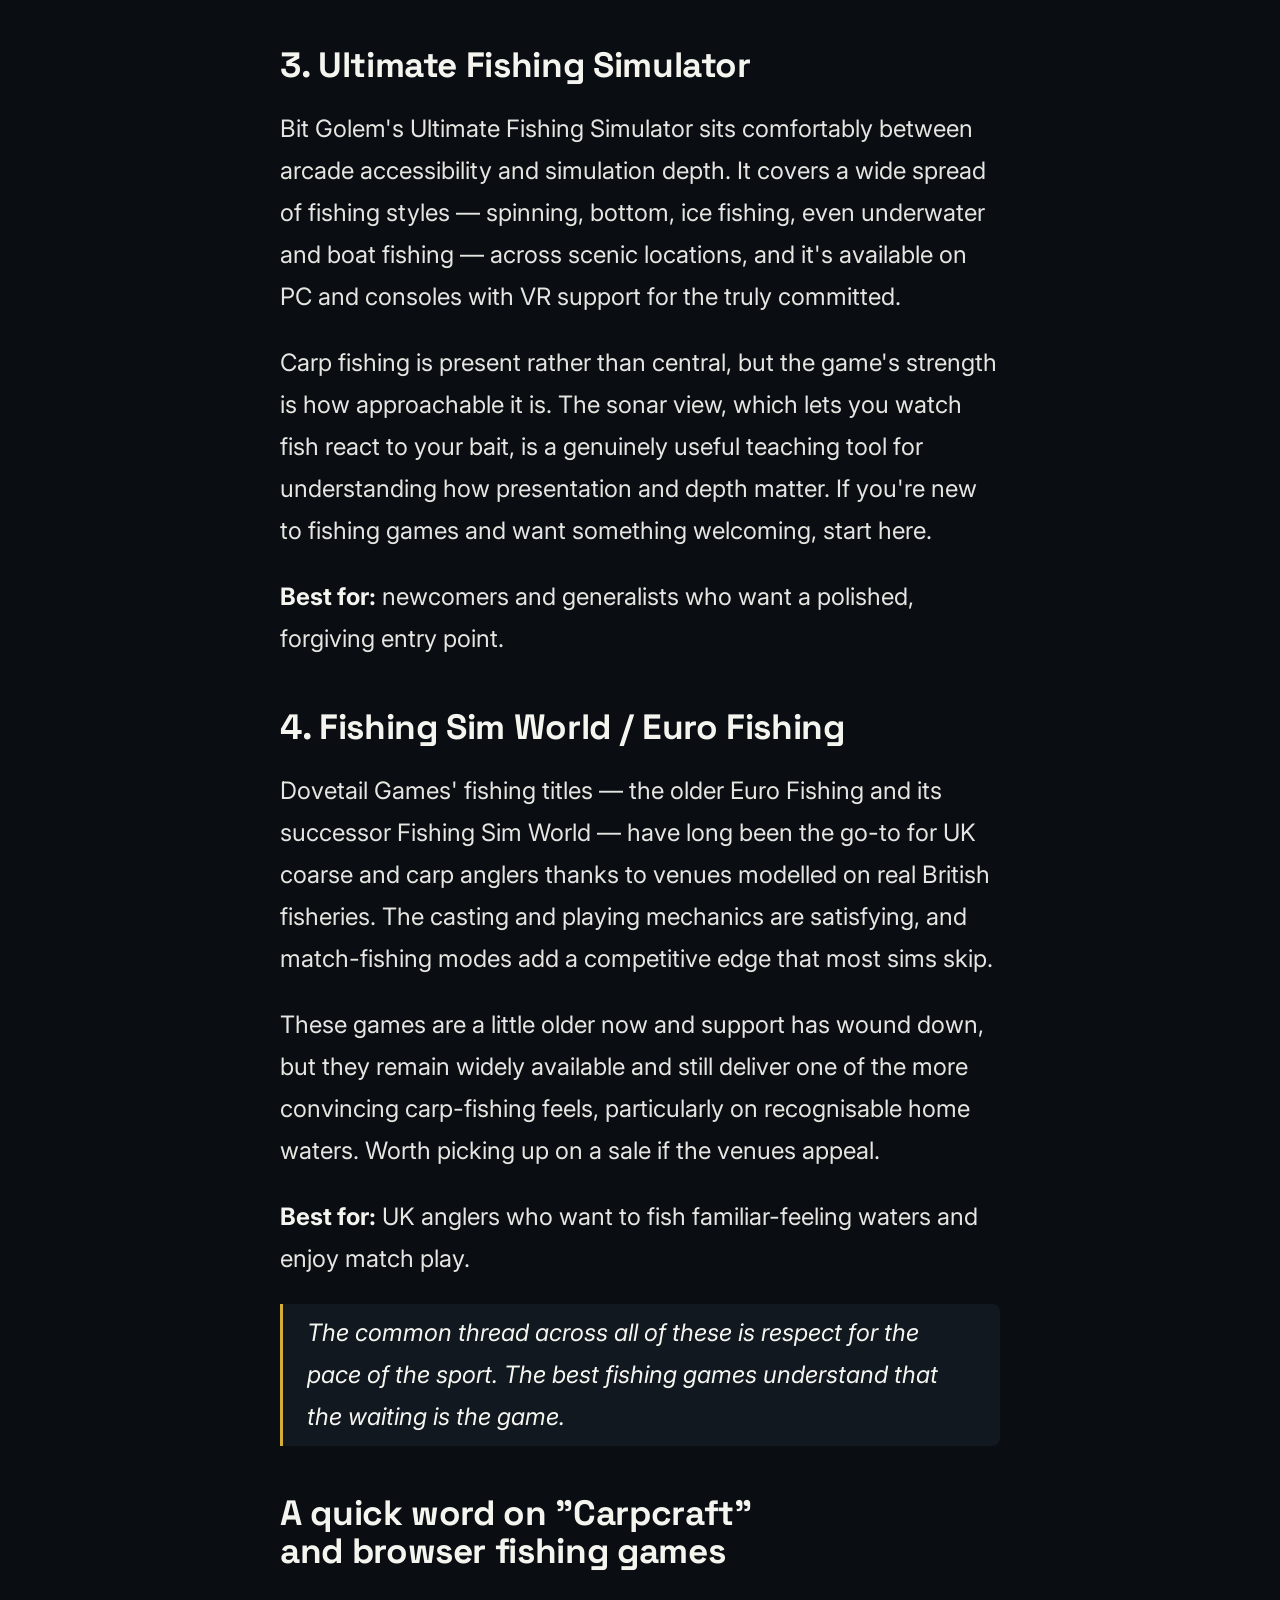
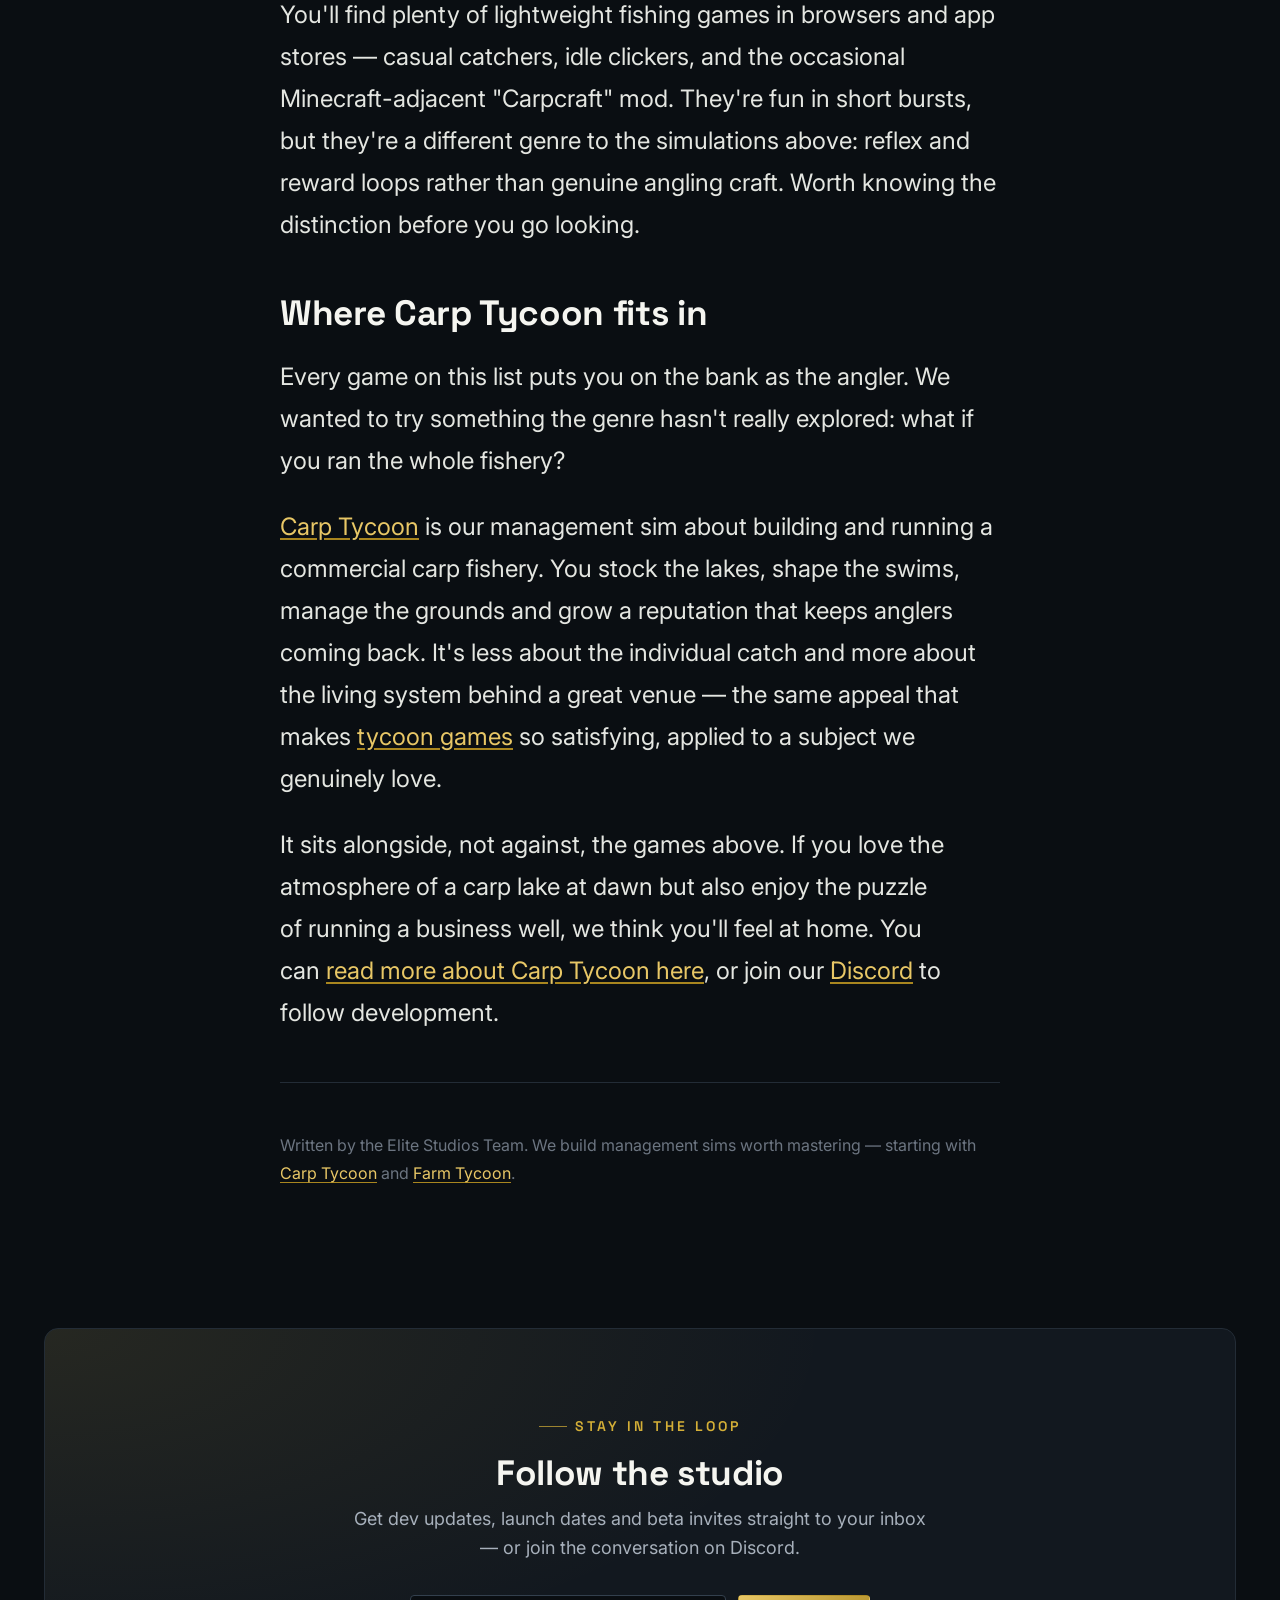
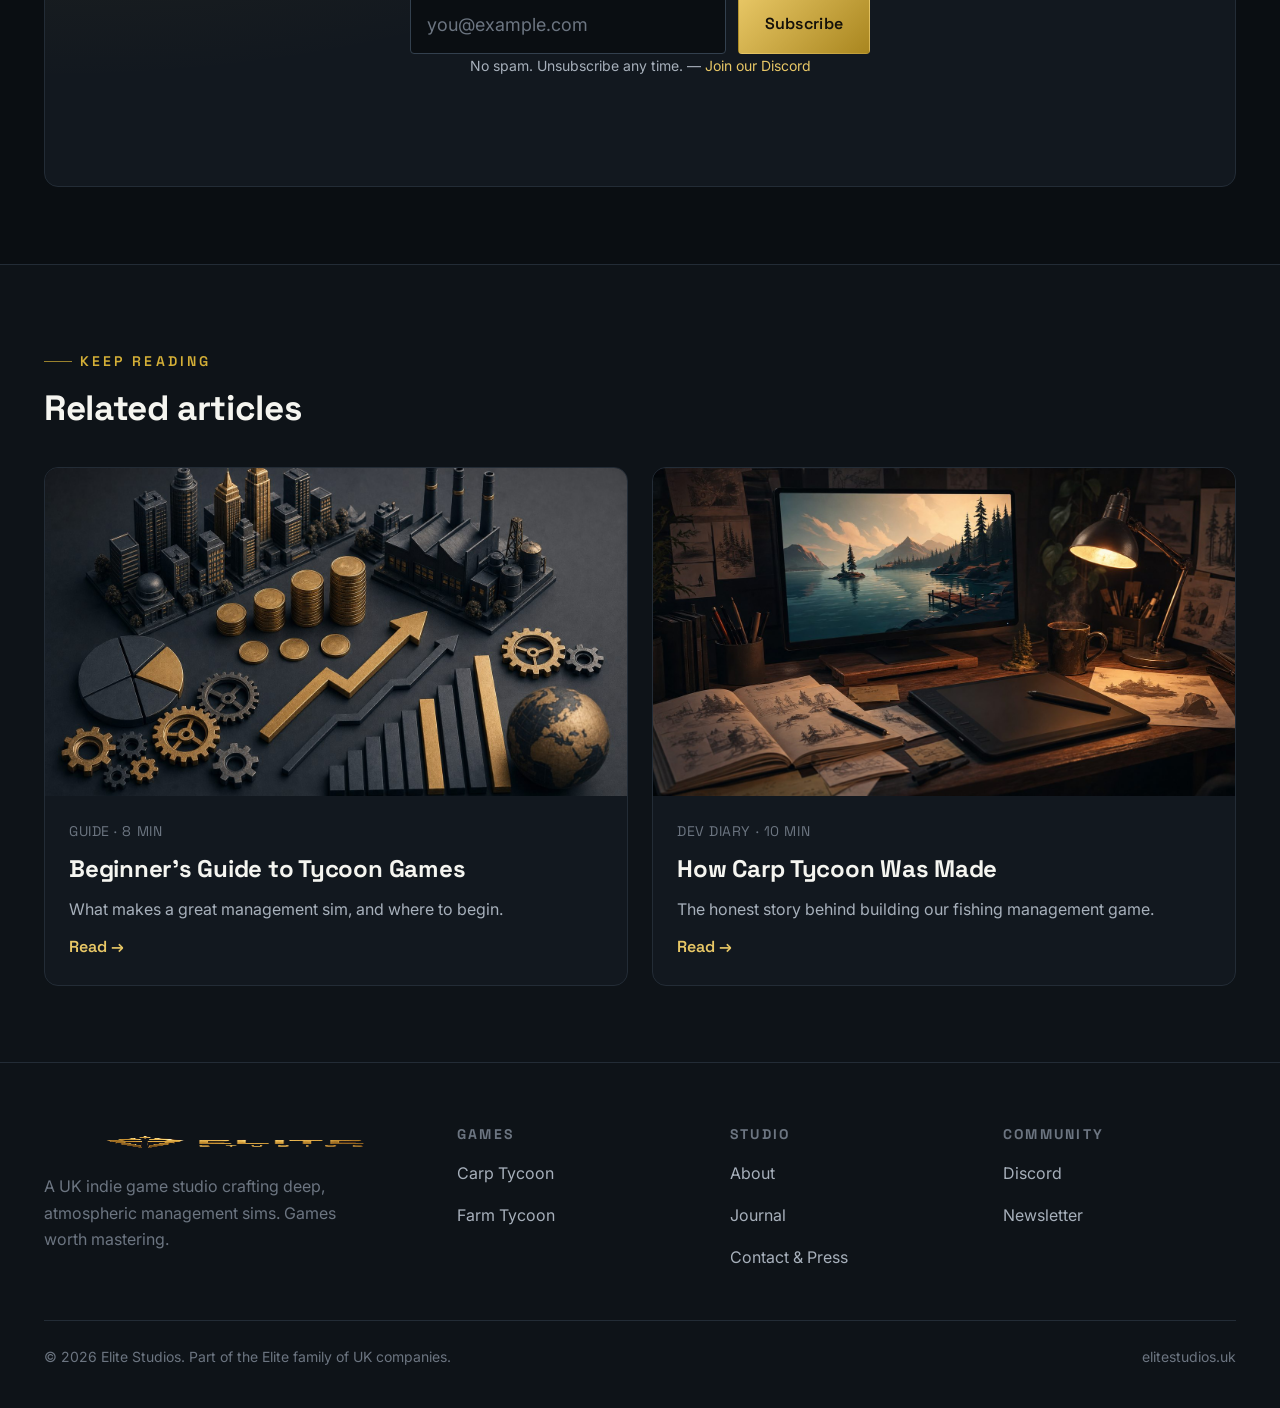
<file: blog/best-carp-fishing-games-2026/index.html>
<!DOCTYPE html>
<html lang="en">
<head>
  <meta charset="UTF-8" />
  <meta name="viewport" content="width=device-width, initial-scale=1.0" />
  <title>The Best Carp Fishing Games to Play in 2026 | Elite Studios</title>
  <meta name="description" content="Our honest roundup of the best carp and fishing simulation games in 2026 — from Fishing Planet to Carp Fishing Simulator — plus a look at what's next." />
  <link rel="canonical" href="https://elitestudios.uk/blog/best-carp-fishing-games-2026/" />
  <meta name="author" content="Elite Studios Team" />
  <meta property="og:type" content="article" />
  <meta property="og:site_name" content="Elite Studios" />
  <meta property="og:title" content="The Best Carp Fishing Games to Play in 2026" />
  <meta property="og:description" content="Our honest roundup of the best carp and fishing simulation games in 2026 — from Fishing Planet to Carp Fishing Simulator — plus a look at what's next." />
  <meta property="og:url" content="https://elitestudios.uk/blog/best-carp-fishing-games-2026/" />
  <meta property="og:image" content="https://elitestudios.uk/img/blog-carp-games.jpg" />
  <meta property="article:published_time" content="2026-01-14T09:00:00Z" />
  <meta property="article:author" content="Elite Studios Team" />
  <meta name="twitter:card" content="summary_large_image" />
  <meta name="twitter:title" content="The Best Carp Fishing Games to Play in 2026" />
  <meta name="twitter:description" content="Our honest roundup of the best carp and fishing simulation games in 2026 — from Fishing Planet to Carp Fishing Simulator — plus a look at what's next." />
  <meta name="twitter:image" content="https://elitestudios.uk/img/blog-carp-games.jpg" />
  <link rel="icon" type="image/png" href="../../img/favicon.png" />
  <link rel="apple-touch-icon" href="../../img/apple-touch-icon.png" />
  <link rel="preconnect" href="https://fonts.googleapis.com" />
  <link rel="preconnect" href="https://fonts.gstatic.com" crossorigin />
  <link href="https://fonts.googleapis.com/css2?family=Space+Grotesk:wght@500;600;700&family=Inter:wght@400;500;600&display=swap" rel="stylesheet" />
  <link rel="stylesheet" href="../../css/style.css" />
  <script type="application/ld+json">
  {
    "@context": "https://schema.org",
    "@type": "Article",
    "headline": "The Best Carp Fishing Games to Play in 2026",
    "description": "Our honest roundup of the best carp and fishing simulation games in 2026 — from Fishing Planet to Carp Fishing Simulator — plus a look at what's next.",
    "image": "https://elitestudios.uk/img/blog-carp-games.jpg",
    "datePublished": "2026-01-14",
    "dateModified": "2026-01-14",
    "author": { "@type": "Organization", "name": "Elite Studios Team", "url": "https://elitestudios.uk/about/" },
    "publisher": {
      "@type": "Organization",
      "name": "Elite Studios",
      "logo": { "@type": "ImageObject", "url": "https://elitestudios.uk/img/elite-studios-logo.png" }
    },
    "mainEntityOfPage": { "@type": "WebPage", "@id": "https://elitestudios.uk/blog/best-carp-fishing-games-2026/" },
    "keywords": "best carp fishing games, carp fishing simulator, fishing games 2026, fishing sim"
  }
  </script>
</head>
<body data-nav="blog">
  <a class="sr-only" href="#main">Skip to content</a>
    <header class="site-header">
    <div class="container">
      <a class="brand" href="../../index.html" aria-label="Elite Studios home">
        <img src="../../img/elite-studios-logo.png" alt="Elite Studios" width="1717" height="916" />
      </a>
      <nav class="nav" aria-label="Primary">
        <ul class="nav-links">
          <li><a href="../../games/carp-tycoon/index.html" data-navkey="carp">Carp Tycoon</a></li>
          <li><a href="../../games/farm-tycoon/index.html" data-navkey="farm">Farm Tycoon</a></li>
          <li><a href="../../blog/index.html" data-navkey="blog" aria-current="page">Journal</a></li>
          <li><a href="../../about/index.html" data-navkey="about">About</a></li>
          <li><a href="../../contact/index.html" data-navkey="contact">Contact</a></li>
        </ul>
        <div class="nav-cta">
          <a class="btn btn--ghost" href="#" aria-label="Join our Discord">Discord</a>
          <button class="menu-toggle" aria-label="Open menu" aria-expanded="false" aria-controls="mobile-nav">
            <svg width="24" height="24" viewBox="0 0 24 24" fill="none" stroke="currentColor" stroke-width="2"><line x1="3" y1="6" x2="21" y2="6"/><line x1="3" y1="12" x2="21" y2="12"/><line x1="3" y1="18" x2="21" y2="18"/></svg>
          </button>
        </div>
      </nav>
    </div>
    <nav class="mobile-nav" id="mobile-nav" aria-label="Mobile">
      <a href="../../games/carp-tycoon/index.html">Carp Tycoon</a>
      <a href="../../games/farm-tycoon/index.html">Farm Tycoon</a>
      <a href="../../blog/index.html">Journal</a>
      <a href="../../about/index.html">About</a>
      <a href="../../contact/index.html">Contact</a>
      <a href="#" style="color:var(--color-gold-bright);">Join our Discord</a>
    </nav>
  </header>

  <main id="main">
    <article class="article">
      <div class="container">
        <div class="article__head">
          <p class="breadcrumb"><a href="../../index.html">Home</a> / <a href="../../blog/index.html">Journal</a> / <span>Best Carp Fishing Games</span></p>
          <span class="eyebrow">Roundup</span>
          <h1 style="font-size: var(--text-2xl); margin-top: var(--space-4);">The Best Carp Fishing Games to Play in 2026</h1>
          <div class="article__meta">
            <span>By Elite Studios Team</span><span class="dot"></span>
            <span>14 January 2026</span><span class="dot"></span>
            <span>9 min read</span>
          </div>
        </div>
      </div>
      <figure class="article__hero">
        <img src="../../img/blog-carp-games.jpg" alt="A gaming monitor glowing with an atmospheric lake scene in a dark room" />
      </figure>
      <div class="container">
        <div class="prose">

          <p>Fishing games occupy an odd, wonderful corner of the hobby. They ask you to slow down. There's no kill-streak, no battle pass counting down the hours — just water, weather, and the patience to read both. For carp anglers in particular, the appeal is obvious: the sport is already a game of preparation and quiet observation, and the best simulations capture exactly that.</p>
          <p>We spend a lot of time thinking about fishing games at Elite Studios — it's the subject of our own <a href="../../games/carp-tycoon/index.html">Carp Tycoon</a> — so we wanted to put together an honest guide to what's actually worth playing in 2026. No sponsored fluff, no invented scores. Just a clear-eyed look at the titles carrying the genre right now, and who each one is for.</p>

          <h2>1. Carp Fishing Simulator</h2>
          <p>If you fish for carp specifically, this is the most focused option on the list. <a href="https://store.steampowered.com/app/366290/Carp_Fishing_Simulator/" rel="nofollow">Carp Fishing Simulator</a> leans hard into authenticity: 22 species including pike, perch and barbel, 15 venues (several based on real lakes), and a genuinely deep tackle system covering 21 rig types and dozens of baits from recognisable real-world brands.</p>
          <p>What sets it apart is the honesty of its design. Everything is unlocked from the start — no grinding, no microtransactions — and the fish are driven by AI rather than scripted behaviour, so they roam and feed on their own terms. Real time-of-day, dynamic weather tied to each venue's actual location, and seasonal water-temperature changes all feed into how the fishing plays out. It's not the prettiest game here, but for a carp specialist it's the closest thing to sitting on the bank.</p>
          <p><strong>Best for:</strong> dedicated carp anglers who want rig-level authenticity over graphical polish.</p>

          <h2>2. Fishing Planet</h2>
          <p>Fishing Planet is the genre's big free-to-play title, available on PC and consoles. It's enormous in scope — dozens of waterways across different countries, a huge species list, and a highly detailed tackle economy that rewards learning the right presentation for each fish and location.</p>
          <p>The trade-off is the free-to-play model. Progression can feel slow unless you invest time (or money) into gear, and the interface carries a lot of systems at once. But if you want breadth — many environments, many species, a living online community — few games match it. Carp are well represented, and the water physics are among the best in the genre.</p>
          <p><strong>Best for:</strong> players who want variety and don't mind a grind, on a zero-entry-cost budget.</p>

          <h2>3. Ultimate Fishing Simulator</h2>
          <p>Bit Golem's Ultimate Fishing Simulator sits comfortably between arcade accessibility and simulation depth. It covers a wide spread of fishing styles — spinning, bottom, ice fishing, even underwater and boat fishing — across scenic locations, and it's available on PC and consoles with VR support for the truly committed.</p>
          <p>Carp fishing is present rather than central, but the game's strength is how approachable it is. The sonar view, which lets you watch fish react to your bait, is a genuinely useful teaching tool for understanding how presentation and depth matter. If you're new to fishing games and want something welcoming, start here.</p>
          <p><strong>Best for:</strong> newcomers and generalists who want a polished, forgiving entry point.</p>

          <h2>4. Fishing Sim World / Euro Fishing</h2>
          <p>Dovetail Games' fishing titles — the older Euro Fishing and its successor Fishing Sim World — have long been the go-to for UK coarse and carp anglers thanks to venues modelled on real British fisheries. The casting and playing mechanics are satisfying, and match-fishing modes add a competitive edge that most sims skip.</p>
          <p>These games are a little older now and support has wound down, but they remain widely available and still deliver one of the more convincing carp-fishing feels, particularly on recognisable home waters. Worth picking up on a sale if the venues appeal.</p>
          <p><strong>Best for:</strong> UK anglers who want to fish familiar-feeling waters and enjoy match play.</p>

          <blockquote>The common thread across all of these is respect for the pace of the sport. The best fishing games understand that the waiting <em>is</em> the game.</blockquote>

          <h2>A quick word on "Carpcraft" and browser fishing games</h2>
          <p>You'll find plenty of lightweight fishing games in browsers and app stores — casual catchers, idle clickers, and the occasional Minecraft-adjacent "Carpcraft" mod. They're fun in short bursts, but they're a different genre to the simulations above: reflex and reward loops rather than genuine angling craft. Worth knowing the distinction before you go looking.</p>

          <h2>Where Carp Tycoon fits in</h2>
          <p>Every game on this list puts you on the bank as the angler. We wanted to try something the genre hasn't really explored: what if you ran the whole fishery?</p>
          <p><a href="../../games/carp-tycoon/index.html">Carp Tycoon</a> is our management sim about building and running a commercial carp fishery. You stock the lakes, shape the swims, manage the grounds and grow a reputation that keeps anglers coming back. It's less about the individual catch and more about the living system behind a great venue — the same appeal that makes <a href="../../blog/tycoon-games-beginners-guide/index.html">tycoon games</a> so satisfying, applied to a subject we genuinely love.</p>
          <p>It sits alongside, not against, the games above. If you love the atmosphere of a carp lake at dawn but also enjoy the puzzle of running a business well, we think you'll feel at home. You can <a href="../../games/carp-tycoon/index.html">read more about Carp Tycoon here</a>, or join our <a href="#">Discord</a> to follow development.</p>

          <hr />
          <p style="color: var(--color-text-faint); font-size: var(--text-sm);">Written by the Elite Studios Team. We build management sims worth mastering &mdash; starting with <a href="../../games/carp-tycoon/index.html">Carp Tycoon</a> and <a href="../../games/farm-tycoon/index.html">Farm Tycoon</a>.</p>
        </div>
      </div>
    </article>

    <section class="section section--tight">
      <div class="container">
        <div class="cta-band reveal">
          <span class="eyebrow" style="justify-content:center;">Stay in the loop</span>
          <h2 style="margin-top: var(--space-4);">Follow the studio</h2>
          <p>Get dev updates, launch dates and beta invites straight to your inbox &mdash; or join the conversation on Discord.</p>
          <form class="newsletter-form" data-static action="#" method="post" aria-label="Newsletter signup">
            <label class="sr-only" for="nl">Email address</label>
            <input id="nl" type="email" name="email" placeholder="you@example.com" required />
            <button class="btn btn--gold" type="submit">Subscribe</button>
          </form>
          <p class="form-status form-note" role="status" hidden></p>
          <p class="form-note">No spam. Unsubscribe any time. &mdash; <a href="#" style="color:var(--color-gold-bright);">Join our Discord</a></p>
        </div>
      </div>
    </section>

    <section class="section section--tight" style="background: var(--color-bg-2); border-top: 1px solid var(--color-border);">
      <div class="container">
        <header class="reveal" style="margin-bottom: var(--space-10);">
          <span class="eyebrow">Keep reading</span>
          <h2 class="section-title" style="margin-top: var(--space-4);">Related articles</h2>
        </header>
        <div class="grid grid--2">
          <a class="post-card reveal" href="../../blog/tycoon-games-beginners-guide/index.html">
            <img class="post-card__img" src="../../img/blog-tycoon-guide.jpg" alt="Beginner's Guide to Tycoon Games" loading="lazy" />
            <div class="post-card__body">
              <span class="post-meta">Guide · 8 min</span>
              <h3>Beginner's Guide to Tycoon Games</h3>
              <p>What makes a great management sim, and where to begin.</p>
              <span class="card-link">Read &rarr;</span>
            </div>
          </a>
          <a class="post-card reveal" href="../../blog/how-carp-tycoon-was-made/index.html">
            <img class="post-card__img" src="../../img/blog-how-made.jpg" alt="How Carp Tycoon Was Made" loading="lazy" />
            <div class="post-card__body">
              <span class="post-meta">Dev Diary · 10 min</span>
              <h3>How Carp Tycoon Was Made</h3>
              <p>The honest story behind building our fishing management game.</p>
              <span class="card-link">Read &rarr;</span>
            </div>
          </a>
        </div>
      </div>
    </section>
  </main>

    <footer class="site-footer">
    <div class="container">
      <div class="footer-grid">
        <div class="footer-brand">
          <img src="../../img/elite-studios-logo.png" alt="Elite Studios" width="1717" height="916" />
          <p>A UK indie game studio crafting deep, atmospheric management sims. Games worth mastering.</p>
        </div>
        <div class="footer-col">
          <h4>Games</h4>
          <ul>
            <li><a href="../../games/carp-tycoon/index.html">Carp Tycoon</a></li>
            <li><a href="../../games/farm-tycoon/index.html">Farm Tycoon</a></li>
          </ul>
        </div>
        <div class="footer-col">
          <h4>Studio</h4>
          <ul>
            <li><a href="../../about/index.html">About</a></li>
            <li><a href="../../blog/index.html">Journal</a></li>
            <li><a href="../../contact/index.html">Contact &amp; Press</a></li>
          </ul>
        </div>
        <div class="footer-col">
          <h4>Community</h4>
          <ul>
            <li><a href="#">Discord</a></li>
            <li><a href="#journal">Newsletter</a></li>
          </ul>
        </div>
      </div>
      <div class="footer-bottom">
        <span>&copy; 2026 Elite Studios. Part of the Elite family of UK companies.</span>
        <span>elitestudios.uk</span>
      </div>
    </div>
  </footer>
    <a class="discord-fab" href="#" aria-label="Join the Elite Studios Discord">
    <svg width="22" height="22" viewBox="0 0 24 24" fill="currentColor"><path d="M20.317 4.369a19.79 19.79 0 0 0-4.885-1.515.074.074 0 0 0-.079.037c-.211.375-.444.865-.608 1.25a18.27 18.27 0 0 0-5.487 0 12.64 12.64 0 0 0-.617-1.25.077.077 0 0 0-.079-.037A19.736 19.736 0 0 0 3.677 4.37a.07.07 0 0 0-.032.027C.533 9.046-.32 13.58.099 18.057a.082.082 0 0 0 .031.057 19.9 19.9 0 0 0 5.993 3.03.078.078 0 0 0 .084-.028c.462-.63.874-1.295 1.226-1.994a.076.076 0 0 0-.041-.106 13.1 13.1 0 0 1-1.872-.892.077.077 0 0 1-.008-.128c.126-.094.252-.192.372-.291a.074.074 0 0 1 .077-.01c3.928 1.793 8.18 1.793 12.062 0a.074.074 0 0 1 .078.009c.12.099.246.198.373.292a.077.077 0 0 1-.006.127 12.3 12.3 0 0 1-1.873.891.077.077 0 0 0-.041.107c.36.698.772 1.362 1.225 1.993a.076.076 0 0 0 .084.028 19.84 19.84 0 0 0 6.002-3.03.077.077 0 0 0 .032-.056c.5-5.177-.838-9.674-3.549-13.66a.061.061 0 0 0-.031-.028ZM8.02 15.331c-1.183 0-2.157-1.086-2.157-2.419 0-1.333.955-2.419 2.157-2.419 1.211 0 2.176 1.096 2.157 2.42 0 1.332-.955 2.418-2.157 2.418Zm7.975 0c-1.183 0-2.157-1.086-2.157-2.419 0-1.333.955-2.419 2.157-2.419 1.21 0 2.176 1.096 2.157 2.42 0 1.332-.946 2.418-2.157 2.418Z"/></svg>
    <span class="label">Join Discord</span>
  </a>
  <script src="../../js/main.js" defer></script>
</body>
</html>
</file>
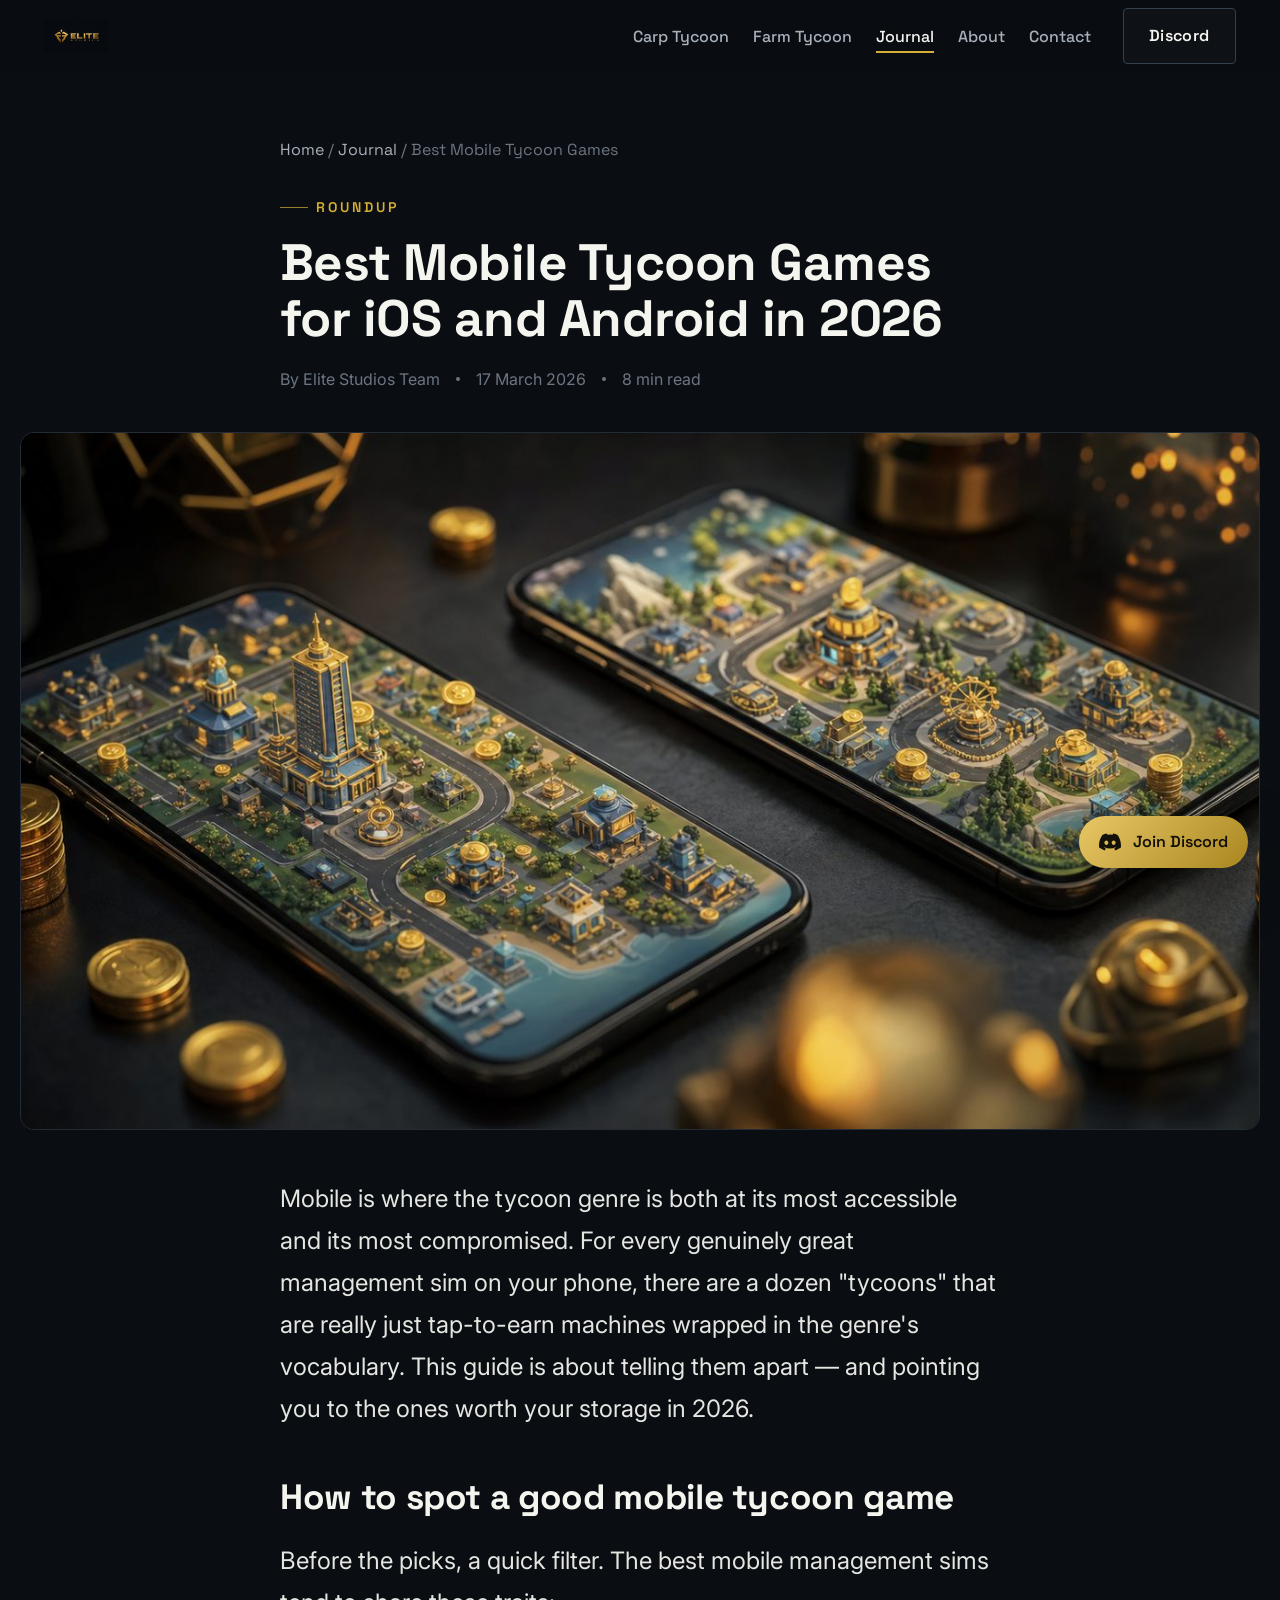
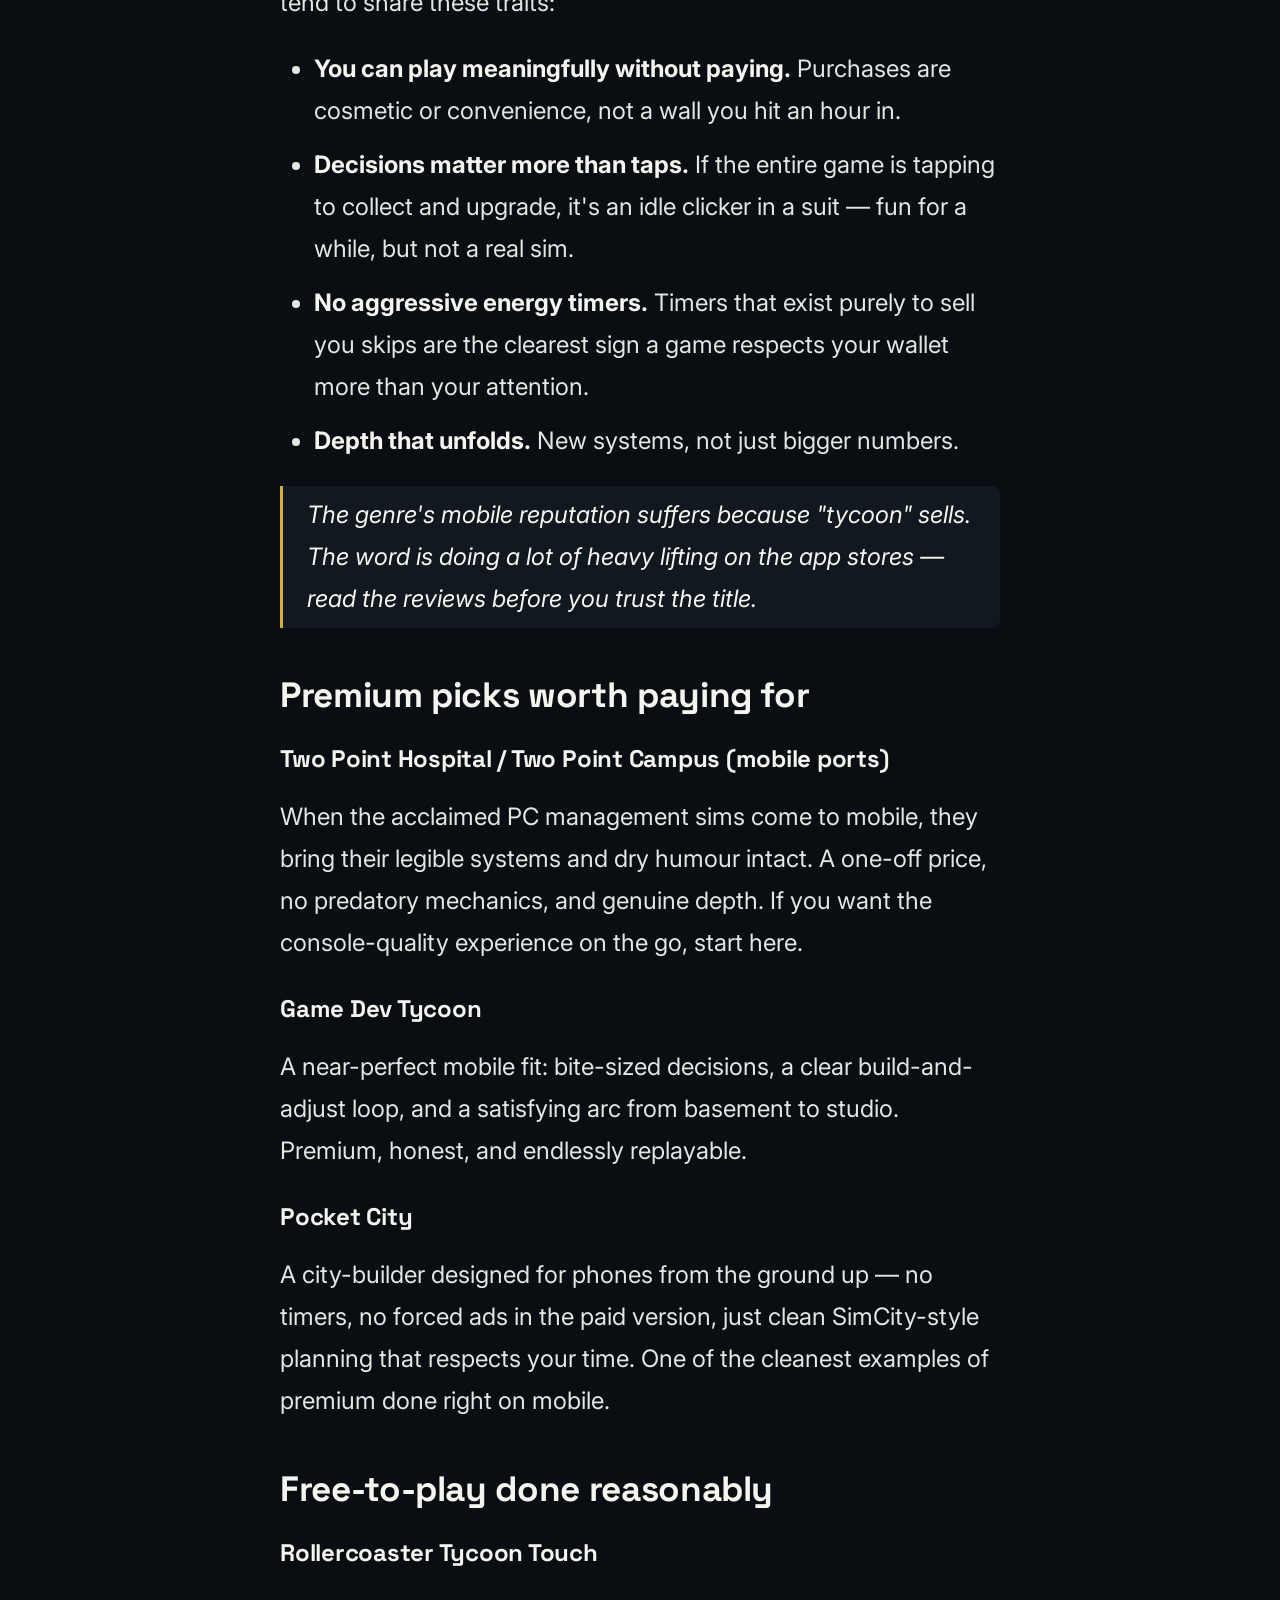
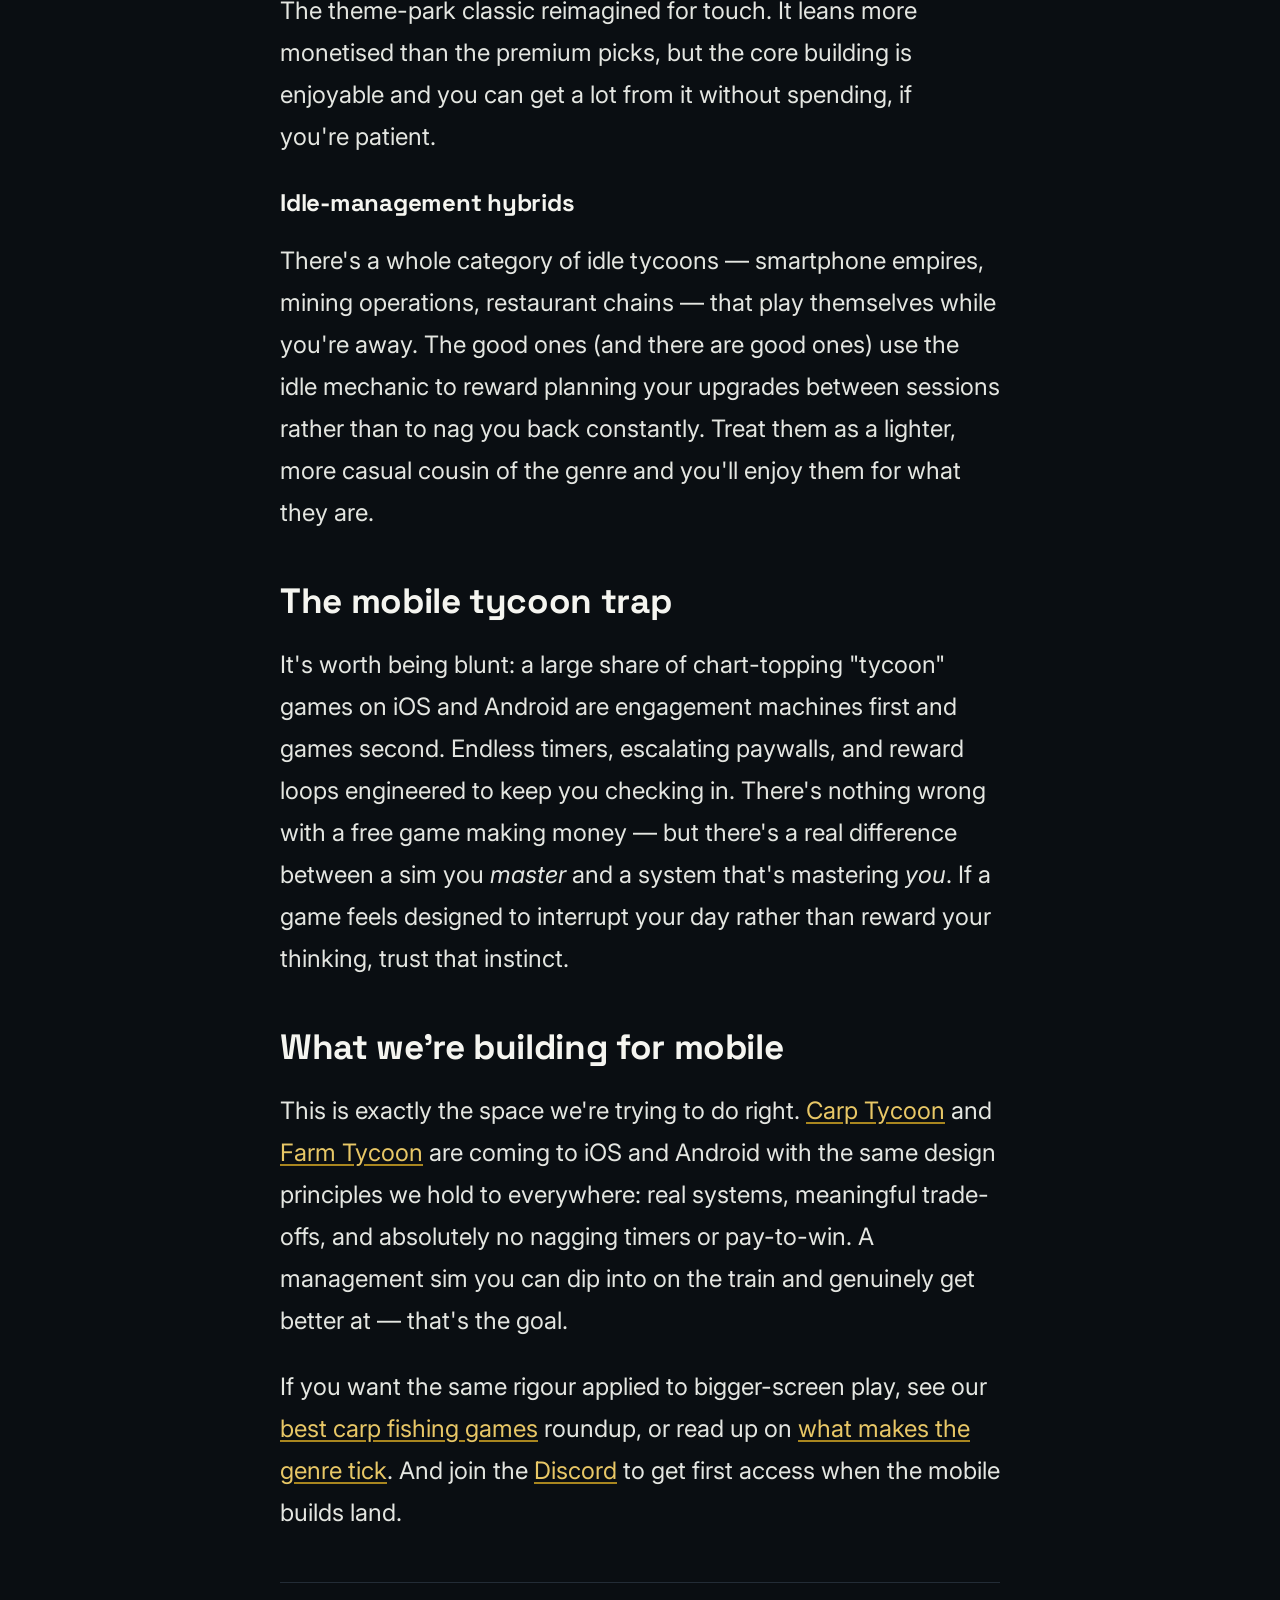
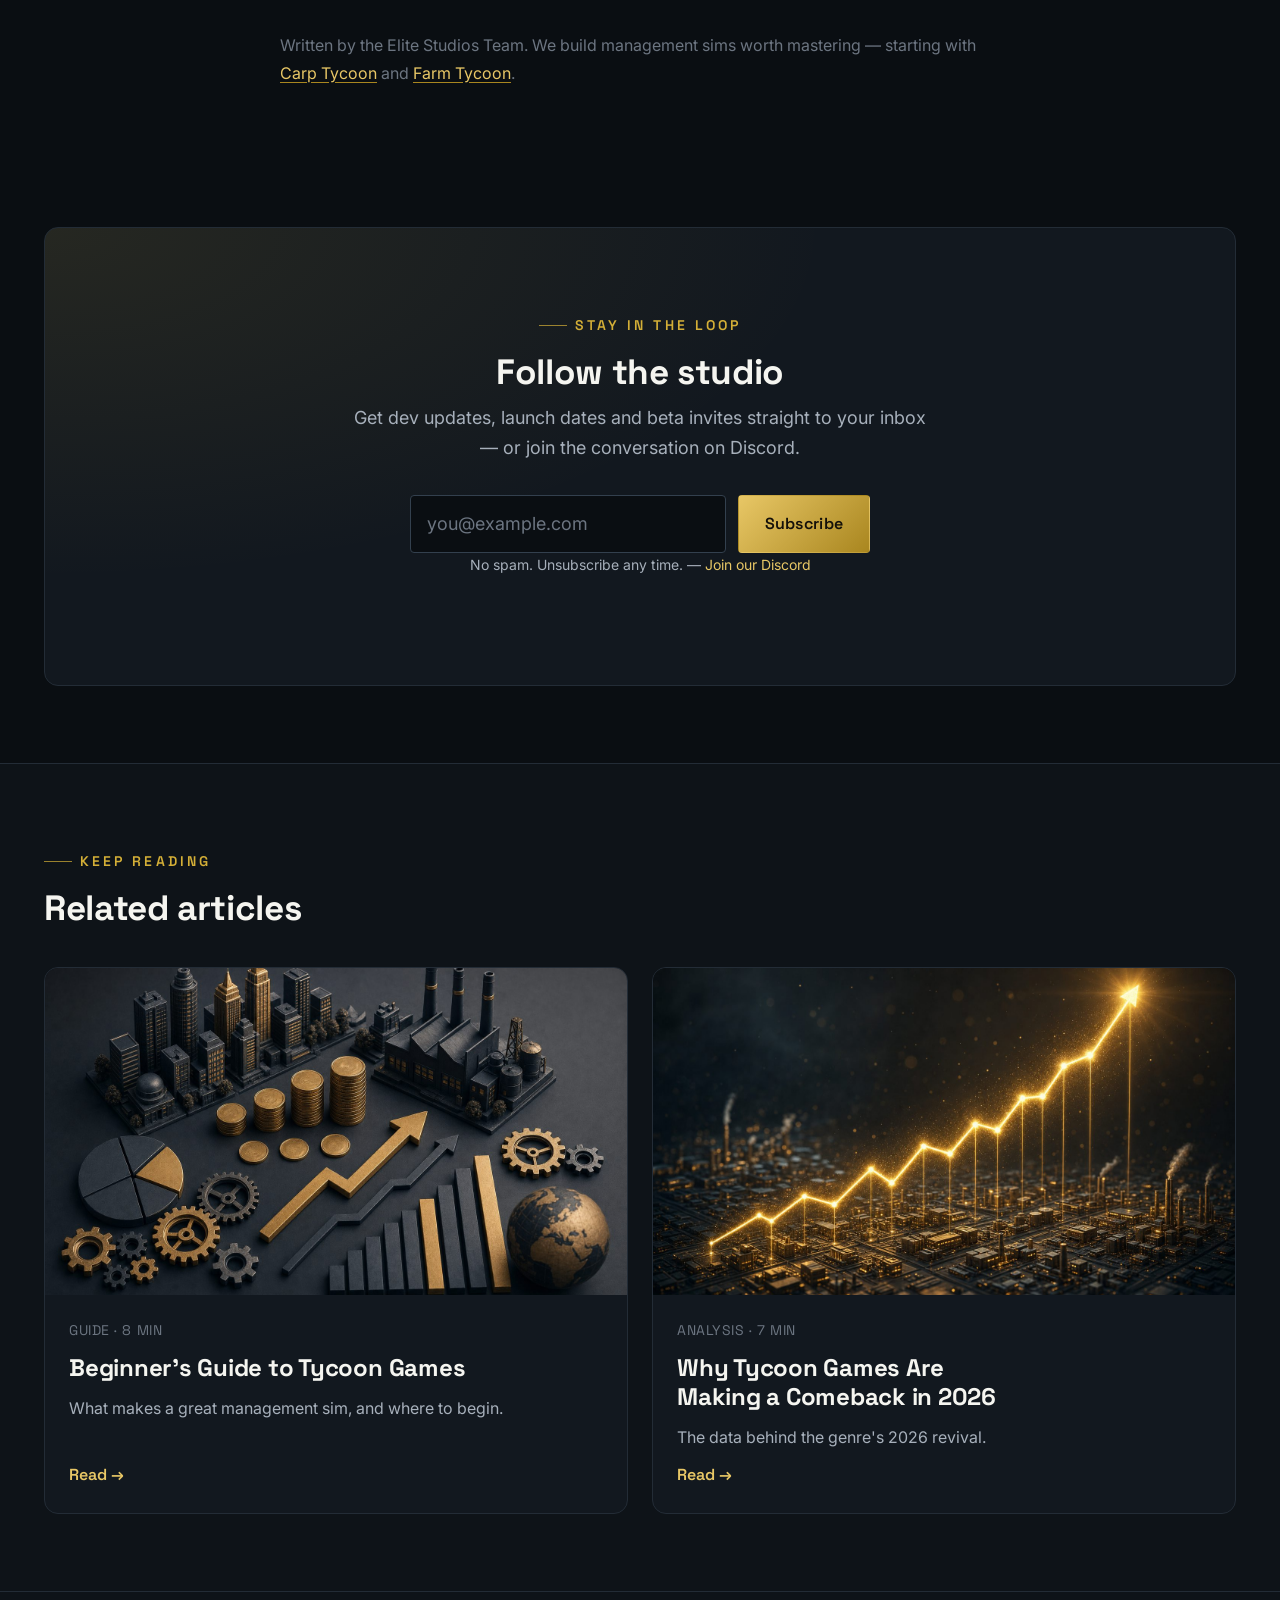
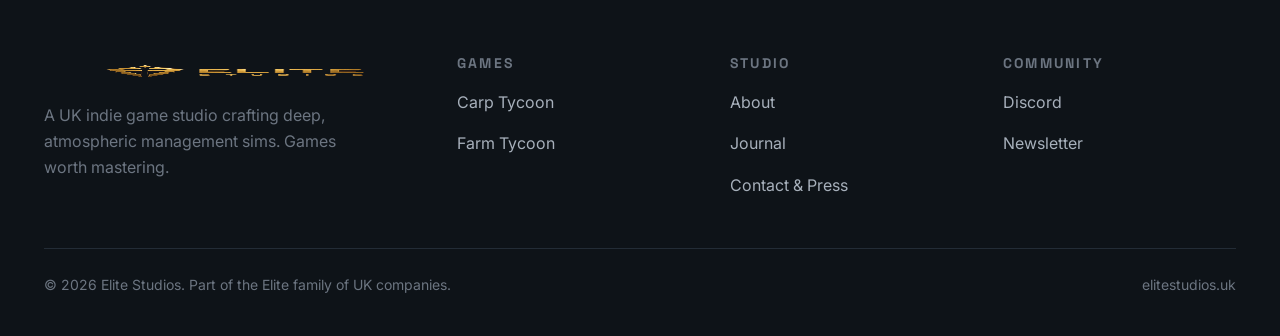
<file: blog/best-mobile-tycoon-games-2026/index.html>
<!DOCTYPE html>
<html lang="en">
<head>
  <meta charset="UTF-8" />
  <meta name="viewport" content="width=device-width, initial-scale=1.0" />
  <title>Best Mobile Tycoon Games for iOS and Android in 2026 | Elite Studios</title>
  <meta name="description" content="Our honest roundup of the best mobile tycoon games for iOS and Android in 2026 — the management sims worth your phone's storage, and the traps to avoid." />
  <link rel="canonical" href="https://elitestudios.uk/blog/best-mobile-tycoon-games-2026/" />
  <meta name="author" content="Elite Studios Team" />
  <meta property="og:type" content="article" />
  <meta property="og:site_name" content="Elite Studios" />
  <meta property="og:title" content="Best Mobile Tycoon Games for iOS and Android in 2026" />
  <meta property="og:description" content="Our honest roundup of the best mobile tycoon games for iOS and Android in 2026 — the management sims worth your phone's storage, and the traps to avoid." />
  <meta property="og:url" content="https://elitestudios.uk/blog/best-mobile-tycoon-games-2026/" />
  <meta property="og:image" content="https://elitestudios.uk/img/blog-mobile-tycoon.jpg" />
  <meta property="article:published_time" content="2026-03-17T09:00:00Z" />
  <meta property="article:author" content="Elite Studios Team" />
  <meta name="twitter:card" content="summary_large_image" />
  <meta name="twitter:title" content="Best Mobile Tycoon Games for iOS and Android in 2026" />
  <meta name="twitter:description" content="Our honest roundup of the best mobile tycoon games for iOS and Android in 2026 — the management sims worth your phone's storage, and the traps to avoid." />
  <meta name="twitter:image" content="https://elitestudios.uk/img/blog-mobile-tycoon.jpg" />
  <link rel="icon" type="image/png" href="../../img/favicon.png" />
  <link rel="apple-touch-icon" href="../../img/apple-touch-icon.png" />
  <link rel="preconnect" href="https://fonts.googleapis.com" />
  <link rel="preconnect" href="https://fonts.gstatic.com" crossorigin />
  <link href="https://fonts.googleapis.com/css2?family=Space+Grotesk:wght@500;600;700&family=Inter:wght@400;500;600&display=swap" rel="stylesheet" />
  <link rel="stylesheet" href="../../css/style.css" />
  <script type="application/ld+json">
  {
    "@context": "https://schema.org",
    "@type": "Article",
    "headline": "Best Mobile Tycoon Games for iOS and Android in 2026",
    "description": "Our honest roundup of the best mobile tycoon games for iOS and Android in 2026 — the management sims worth your phone's storage, and the traps to avoid.",
    "image": "https://elitestudios.uk/img/blog-mobile-tycoon.jpg",
    "datePublished": "2026-03-17",
    "dateModified": "2026-03-17",
    "author": { "@type": "Organization", "name": "Elite Studios Team", "url": "https://elitestudios.uk/about/" },
    "publisher": {
      "@type": "Organization",
      "name": "Elite Studios",
      "logo": { "@type": "ImageObject", "url": "https://elitestudios.uk/img/elite-studios-logo.png" }
    },
    "mainEntityOfPage": { "@type": "WebPage", "@id": "https://elitestudios.uk/blog/best-mobile-tycoon-games-2026/" },
    "keywords": "best mobile tycoon games, tycoon games iOS Android, mobile management sim 2026"
  }
  </script>
</head>
<body data-nav="blog">
  <a class="sr-only" href="#main">Skip to content</a>
    <header class="site-header">
    <div class="container">
      <a class="brand" href="../../index.html" aria-label="Elite Studios home">
        <img src="../../img/elite-studios-logo.png" alt="Elite Studios" width="1717" height="916" />
      </a>
      <nav class="nav" aria-label="Primary">
        <ul class="nav-links">
          <li><a href="../../games/carp-tycoon/index.html" data-navkey="carp">Carp Tycoon</a></li>
          <li><a href="../../games/farm-tycoon/index.html" data-navkey="farm">Farm Tycoon</a></li>
          <li><a href="../../blog/index.html" data-navkey="blog" aria-current="page">Journal</a></li>
          <li><a href="../../about/index.html" data-navkey="about">About</a></li>
          <li><a href="../../contact/index.html" data-navkey="contact">Contact</a></li>
        </ul>
        <div class="nav-cta">
          <a class="btn btn--ghost" href="#" aria-label="Join our Discord">Discord</a>
          <button class="menu-toggle" aria-label="Open menu" aria-expanded="false" aria-controls="mobile-nav">
            <svg width="24" height="24" viewBox="0 0 24 24" fill="none" stroke="currentColor" stroke-width="2"><line x1="3" y1="6" x2="21" y2="6"/><line x1="3" y1="12" x2="21" y2="12"/><line x1="3" y1="18" x2="21" y2="18"/></svg>
          </button>
        </div>
      </nav>
    </div>
    <nav class="mobile-nav" id="mobile-nav" aria-label="Mobile">
      <a href="../../games/carp-tycoon/index.html">Carp Tycoon</a>
      <a href="../../games/farm-tycoon/index.html">Farm Tycoon</a>
      <a href="../../blog/index.html">Journal</a>
      <a href="../../about/index.html">About</a>
      <a href="../../contact/index.html">Contact</a>
      <a href="#" style="color:var(--color-gold-bright);">Join our Discord</a>
    </nav>
  </header>

  <main id="main">
    <article class="article">
      <div class="container">
        <div class="article__head">
          <p class="breadcrumb"><a href="../../index.html">Home</a> / <a href="../../blog/index.html">Journal</a> / <span>Best Mobile Tycoon Games</span></p>
          <span class="eyebrow">Roundup</span>
          <h1 style="font-size: var(--text-2xl); margin-top: var(--space-4);">Best Mobile Tycoon Games for iOS and Android in 2026</h1>
          <div class="article__meta">
            <span>By Elite Studios Team</span><span class="dot"></span>
            <span>17 March 2026</span><span class="dot"></span>
            <span>8 min read</span>
          </div>
        </div>
      </div>
      <figure class="article__hero">
        <img src="../../img/blog-mobile-tycoon.jpg" alt="Two smartphones on a dark surface showing isometric management sim game worlds" />
      </figure>
      <div class="container">
        <div class="prose">

          <p>Mobile is where the tycoon genre is both at its most accessible and its most compromised. For every genuinely great management sim on your phone, there are a dozen "tycoons" that are really just tap-to-earn machines wrapped in the genre's vocabulary. This guide is about telling them apart — and pointing you to the ones worth your storage in 2026.</p>

          <h2>How to spot a good mobile tycoon game</h2>
          <p>Before the picks, a quick filter. The best mobile management sims tend to share these traits:</p>
          <ul>
            <li><strong>You can play meaningfully without paying.</strong> Purchases are cosmetic or convenience, not a wall you hit an hour in.</li>
            <li><strong>Decisions matter more than taps.</strong> If the entire game is tapping to collect and upgrade, it's an idle clicker in a suit — fun for a while, but not a real sim.</li>
            <li><strong>No aggressive energy timers.</strong> Timers that exist purely to sell you skips are the clearest sign a game respects your wallet more than your attention.</li>
            <li><strong>Depth that unfolds.</strong> New systems, not just bigger numbers.</li>
          </ul>
          <blockquote>The genre's mobile reputation suffers because "tycoon" sells. The word is doing a lot of heavy lifting on the app stores — read the reviews before you trust the title.</blockquote>

          <h2>Premium picks worth paying for</h2>
          <h3>Two Point Hospital / Two Point Campus (mobile ports)</h3>
          <p>When the acclaimed PC management sims come to mobile, they bring their legible systems and dry humour intact. A one-off price, no predatory mechanics, and genuine depth. If you want the console-quality experience on the go, start here.</p>
          <h3>Game Dev Tycoon</h3>
          <p>A near-perfect mobile fit: bite-sized decisions, a clear build-and-adjust loop, and a satisfying arc from basement to studio. Premium, honest, and endlessly replayable.</p>
          <h3>Pocket City</h3>
          <p>A city-builder designed for phones from the ground up — no timers, no forced ads in the paid version, just clean SimCity-style planning that respects your time. One of the cleanest examples of premium done right on mobile.</p>

          <h2>Free-to-play done reasonably</h2>
          <h3>Rollercoaster Tycoon Touch</h3>
          <p>The theme-park classic reimagined for touch. It leans more monetised than the premium picks, but the core building is enjoyable and you can get a lot from it without spending, if you're patient.</p>
          <h3>Idle-management hybrids</h3>
          <p>There's a whole category of idle tycoons — smartphone empires, mining operations, restaurant chains — that play themselves while you're away. The good ones (and there are good ones) use the idle mechanic to reward planning your upgrades between sessions rather than to nag you back constantly. Treat them as a lighter, more casual cousin of the genre and you'll enjoy them for what they are.</p>

          <h2>The mobile tycoon trap</h2>
          <p>It's worth being blunt: a large share of chart-topping "tycoon" games on iOS and Android are engagement machines first and games second. Endless timers, escalating paywalls, and reward loops engineered to keep you checking in. There's nothing wrong with a free game making money — but there's a real difference between a sim you <em>master</em> and a system that's mastering <em>you</em>. If a game feels designed to interrupt your day rather than reward your thinking, trust that instinct.</p>

          <h2>What we're building for mobile</h2>
          <p>This is exactly the space we're trying to do right. <a href="../../games/carp-tycoon/index.html">Carp Tycoon</a> and <a href="../../games/farm-tycoon/index.html">Farm Tycoon</a> are coming to iOS and Android with the same design principles we hold to everywhere: real systems, meaningful trade-offs, and absolutely no nagging timers or pay-to-win. A management sim you can dip into on the train and genuinely get better at — that's the goal.</p>
          <p>If you want the same rigour applied to bigger-screen play, see our <a href="../../blog/best-carp-fishing-games-2026/index.html">best carp fishing games</a> roundup, or read up on <a href="../../blog/tycoon-games-beginners-guide/index.html">what makes the genre tick</a>. And join the <a href="#">Discord</a> to get first access when the mobile builds land.</p>

          <hr />
          <p style="color: var(--color-text-faint); font-size: var(--text-sm);">Written by the Elite Studios Team. We build management sims worth mastering &mdash; starting with <a href="../../games/carp-tycoon/index.html">Carp Tycoon</a> and <a href="../../games/farm-tycoon/index.html">Farm Tycoon</a>.</p>
        </div>
      </div>
    </article>

    <section class="section section--tight">
      <div class="container">
        <div class="cta-band reveal">
          <span class="eyebrow" style="justify-content:center;">Stay in the loop</span>
          <h2 style="margin-top: var(--space-4);">Follow the studio</h2>
          <p>Get dev updates, launch dates and beta invites straight to your inbox &mdash; or join the conversation on Discord.</p>
          <form class="newsletter-form" data-static action="#" method="post" aria-label="Newsletter signup">
            <label class="sr-only" for="nl">Email address</label>
            <input id="nl" type="email" name="email" placeholder="you@example.com" required />
            <button class="btn btn--gold" type="submit">Subscribe</button>
          </form>
          <p class="form-status form-note" role="status" hidden></p>
          <p class="form-note">No spam. Unsubscribe any time. &mdash; <a href="#" style="color:var(--color-gold-bright);">Join our Discord</a></p>
        </div>
      </div>
    </section>

    <section class="section section--tight" style="background: var(--color-bg-2); border-top: 1px solid var(--color-border);">
      <div class="container">
        <header class="reveal" style="margin-bottom: var(--space-10);">
          <span class="eyebrow">Keep reading</span>
          <h2 class="section-title" style="margin-top: var(--space-4);">Related articles</h2>
        </header>
        <div class="grid grid--2">
          <a class="post-card reveal" href="../../blog/tycoon-games-beginners-guide/index.html">
            <img class="post-card__img" src="../../img/blog-tycoon-guide.jpg" alt="Beginner's Guide to Tycoon Games" loading="lazy" />
            <div class="post-card__body">
              <span class="post-meta">Guide · 8 min</span>
              <h3>Beginner's Guide to Tycoon Games</h3>
              <p>What makes a great management sim, and where to begin.</p>
              <span class="card-link">Read &rarr;</span>
            </div>
          </a>
          <a class="post-card reveal" href="../../blog/why-tycoon-games-comeback-2026/index.html">
            <img class="post-card__img" src="../../img/blog-comeback.jpg" alt="Why Tycoon Games Are Making a Comeback in 2026" loading="lazy" />
            <div class="post-card__body">
              <span class="post-meta">Analysis · 7 min</span>
              <h3>Why Tycoon Games Are Making a Comeback in 2026</h3>
              <p>The data behind the genre's 2026 revival.</p>
              <span class="card-link">Read &rarr;</span>
            </div>
          </a>
        </div>
      </div>
    </section>
  </main>

    <footer class="site-footer">
    <div class="container">
      <div class="footer-grid">
        <div class="footer-brand">
          <img src="../../img/elite-studios-logo.png" alt="Elite Studios" width="1717" height="916" />
          <p>A UK indie game studio crafting deep, atmospheric management sims. Games worth mastering.</p>
        </div>
        <div class="footer-col">
          <h4>Games</h4>
          <ul>
            <li><a href="../../games/carp-tycoon/index.html">Carp Tycoon</a></li>
            <li><a href="../../games/farm-tycoon/index.html">Farm Tycoon</a></li>
          </ul>
        </div>
        <div class="footer-col">
          <h4>Studio</h4>
          <ul>
            <li><a href="../../about/index.html">About</a></li>
            <li><a href="../../blog/index.html">Journal</a></li>
            <li><a href="../../contact/index.html">Contact &amp; Press</a></li>
          </ul>
        </div>
        <div class="footer-col">
          <h4>Community</h4>
          <ul>
            <li><a href="#">Discord</a></li>
            <li><a href="#journal">Newsletter</a></li>
          </ul>
        </div>
      </div>
      <div class="footer-bottom">
        <span>&copy; 2026 Elite Studios. Part of the Elite family of UK companies.</span>
        <span>elitestudios.uk</span>
      </div>
    </div>
  </footer>
    <a class="discord-fab" href="#" aria-label="Join the Elite Studios Discord">
    <svg width="22" height="22" viewBox="0 0 24 24" fill="currentColor"><path d="M20.317 4.369a19.79 19.79 0 0 0-4.885-1.515.074.074 0 0 0-.079.037c-.211.375-.444.865-.608 1.25a18.27 18.27 0 0 0-5.487 0 12.64 12.64 0 0 0-.617-1.25.077.077 0 0 0-.079-.037A19.736 19.736 0 0 0 3.677 4.37a.07.07 0 0 0-.032.027C.533 9.046-.32 13.58.099 18.057a.082.082 0 0 0 .031.057 19.9 19.9 0 0 0 5.993 3.03.078.078 0 0 0 .084-.028c.462-.63.874-1.295 1.226-1.994a.076.076 0 0 0-.041-.106 13.1 13.1 0 0 1-1.872-.892.077.077 0 0 1-.008-.128c.126-.094.252-.192.372-.291a.074.074 0 0 1 .077-.01c3.928 1.793 8.18 1.793 12.062 0a.074.074 0 0 1 .078.009c.12.099.246.198.373.292a.077.077 0 0 1-.006.127 12.3 12.3 0 0 1-1.873.891.077.077 0 0 0-.041.107c.36.698.772 1.362 1.225 1.993a.076.076 0 0 0 .084.028 19.84 19.84 0 0 0 6.002-3.03.077.077 0 0 0 .032-.056c.5-5.177-.838-9.674-3.549-13.66a.061.061 0 0 0-.031-.028ZM8.02 15.331c-1.183 0-2.157-1.086-2.157-2.419 0-1.333.955-2.419 2.157-2.419 1.211 0 2.176 1.096 2.157 2.42 0 1.332-.955 2.418-2.157 2.418Zm7.975 0c-1.183 0-2.157-1.086-2.157-2.419 0-1.333.955-2.419 2.157-2.419 1.21 0 2.176 1.096 2.157 2.42 0 1.332-.946 2.418-2.157 2.418Z"/></svg>
    <span class="label">Join Discord</span>
  </a>
  <script src="../../js/main.js" defer></script>
</body>
</html>
</file>
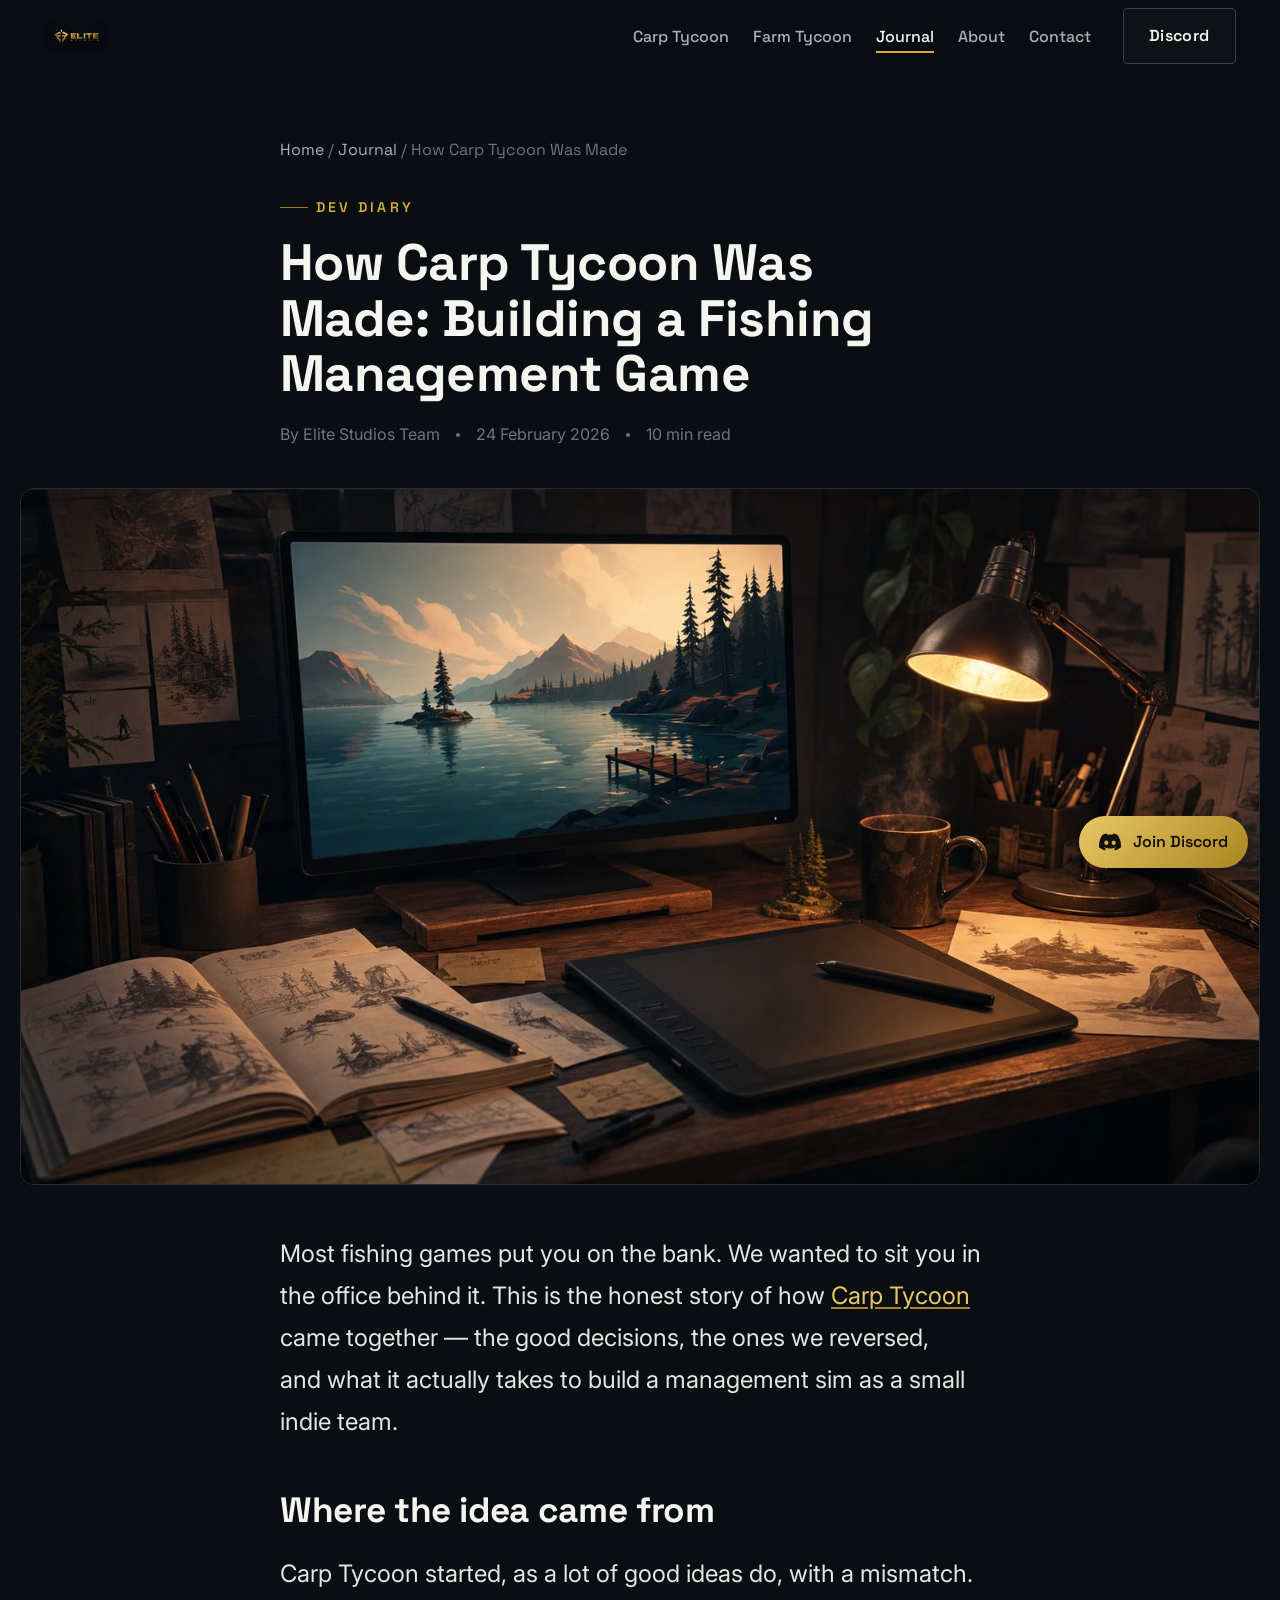
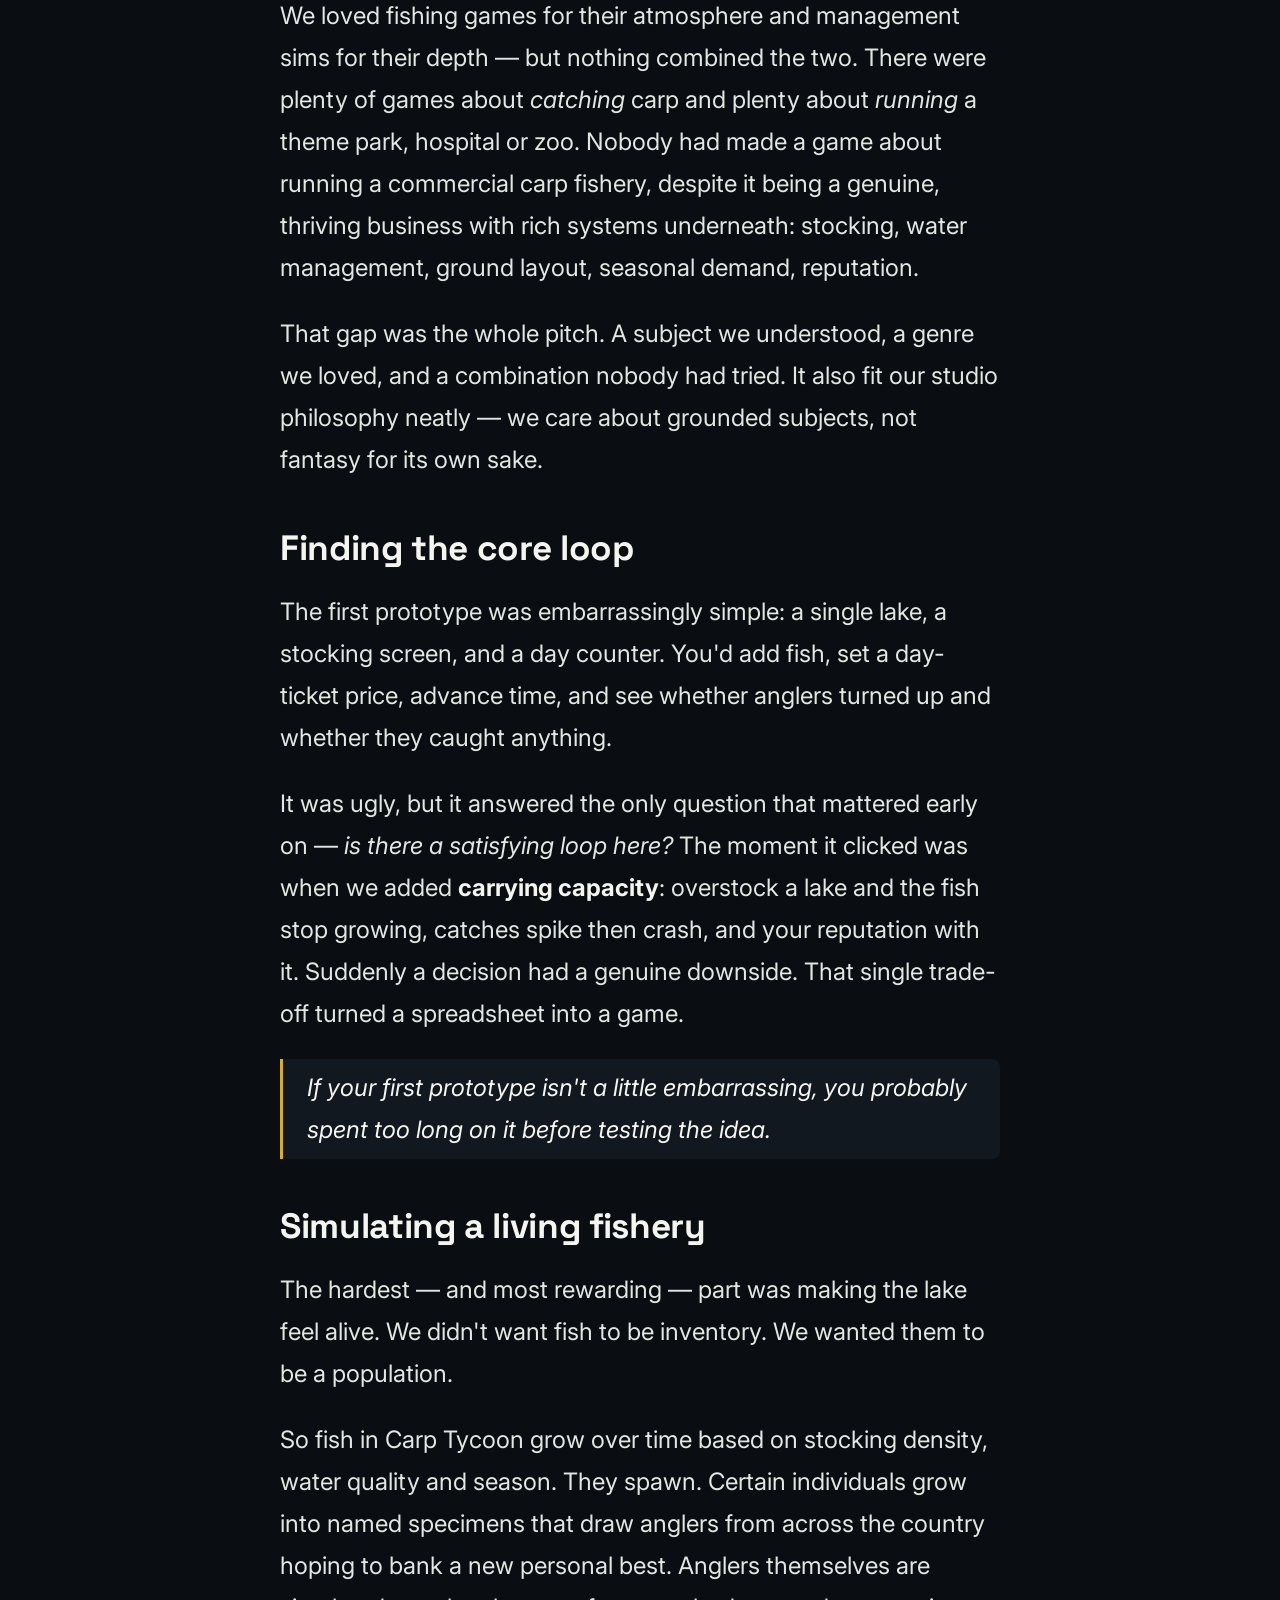
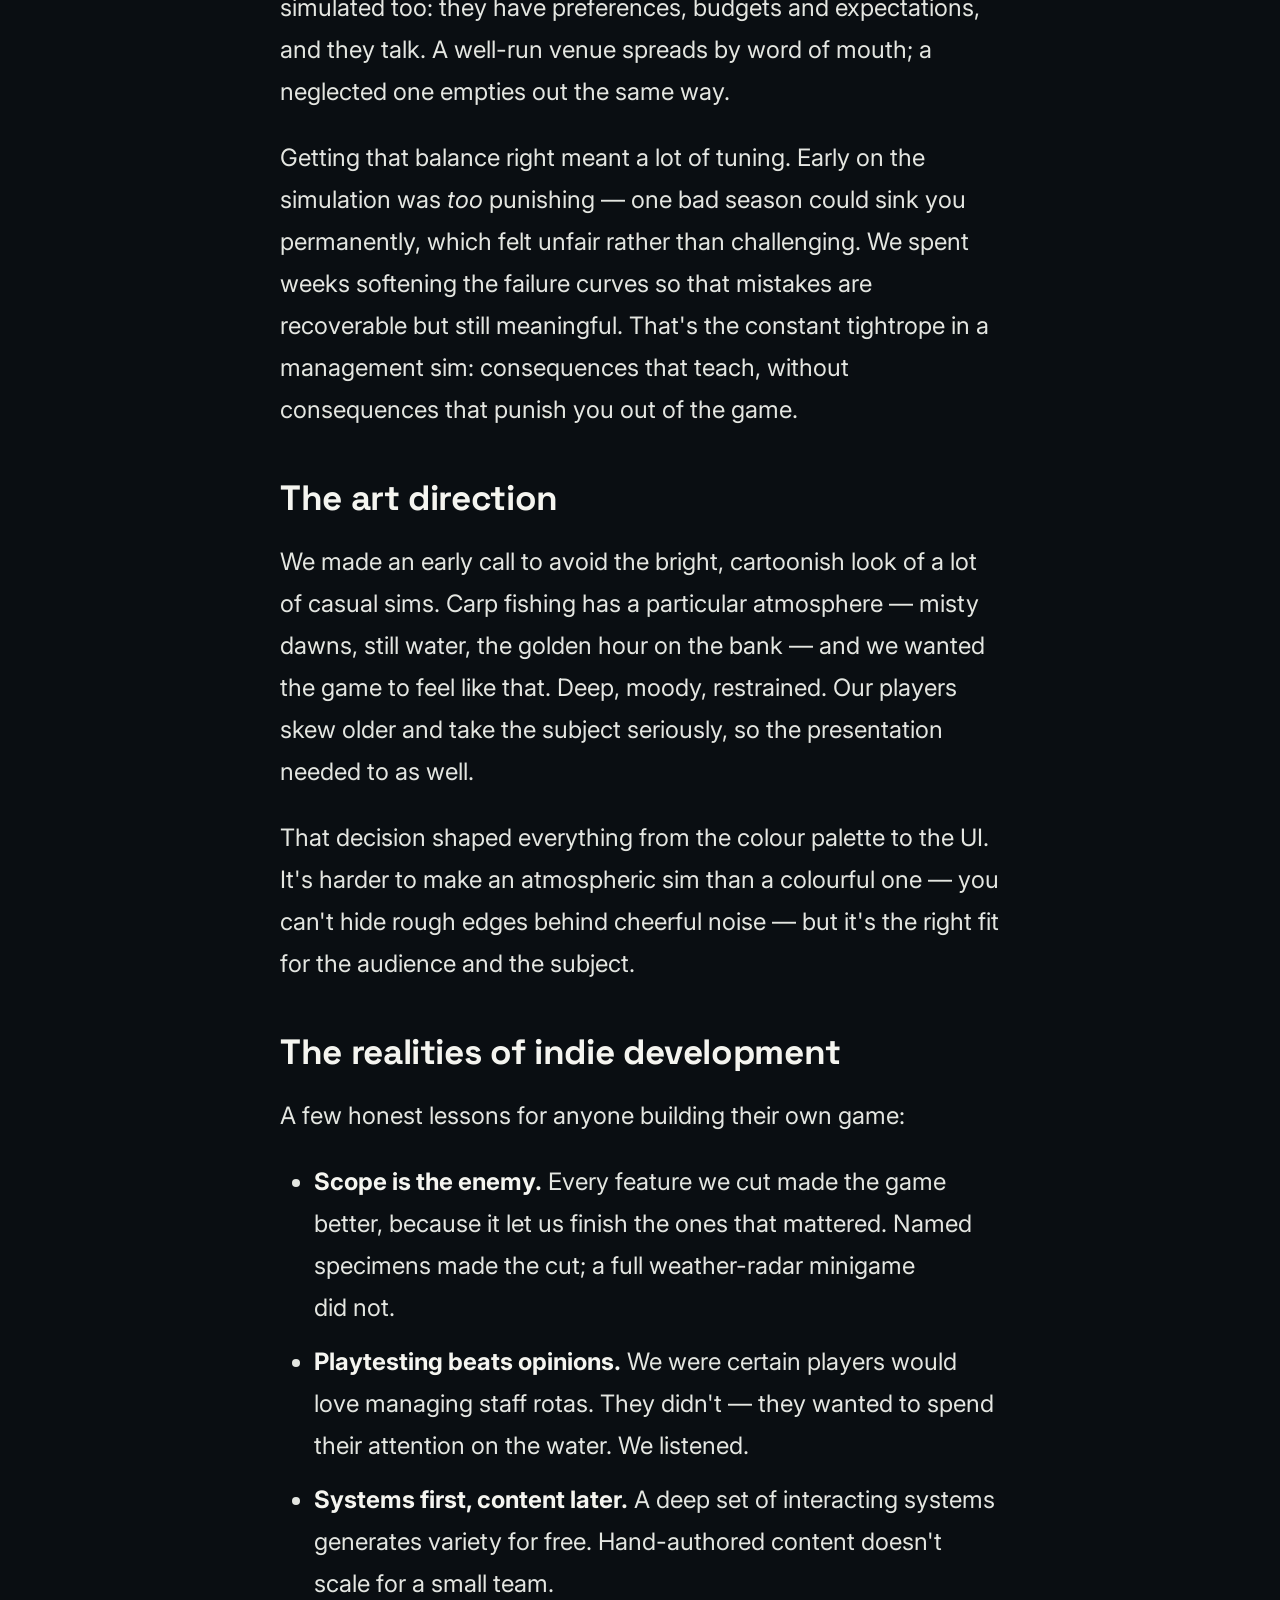
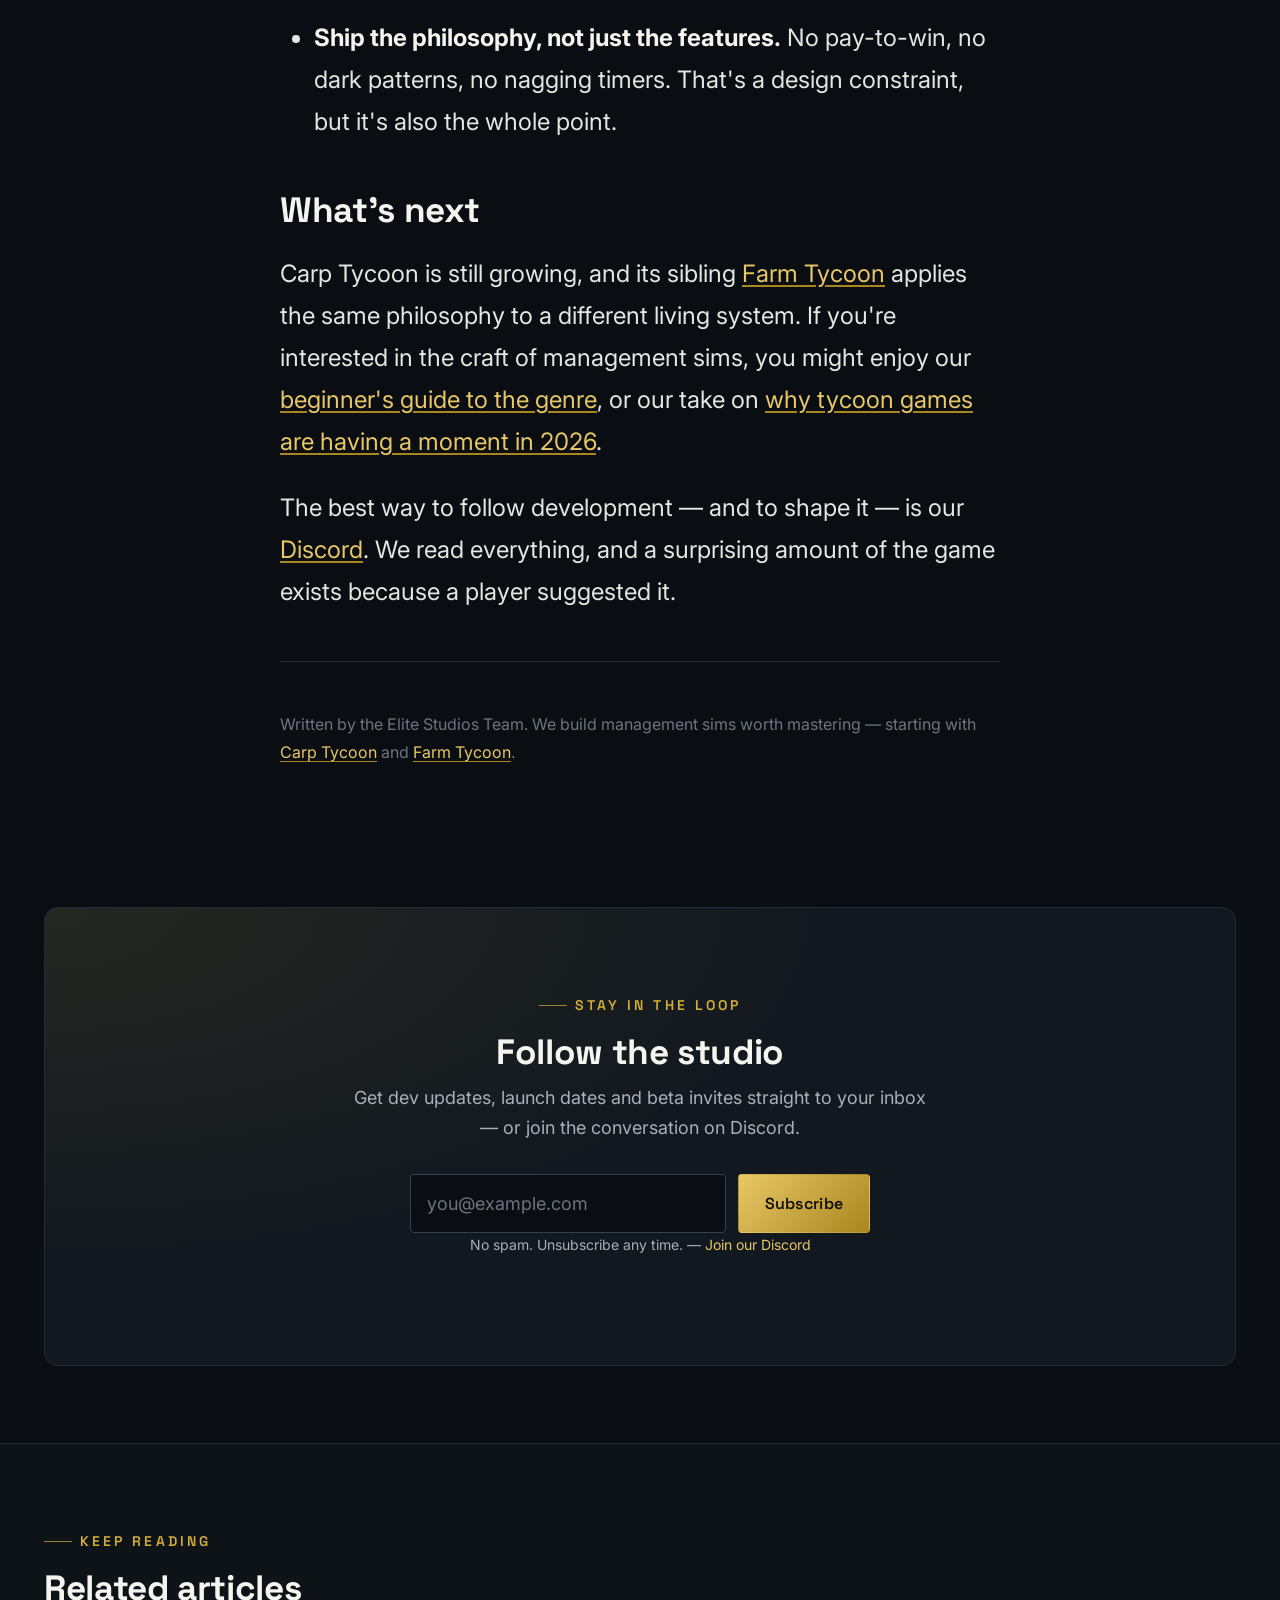
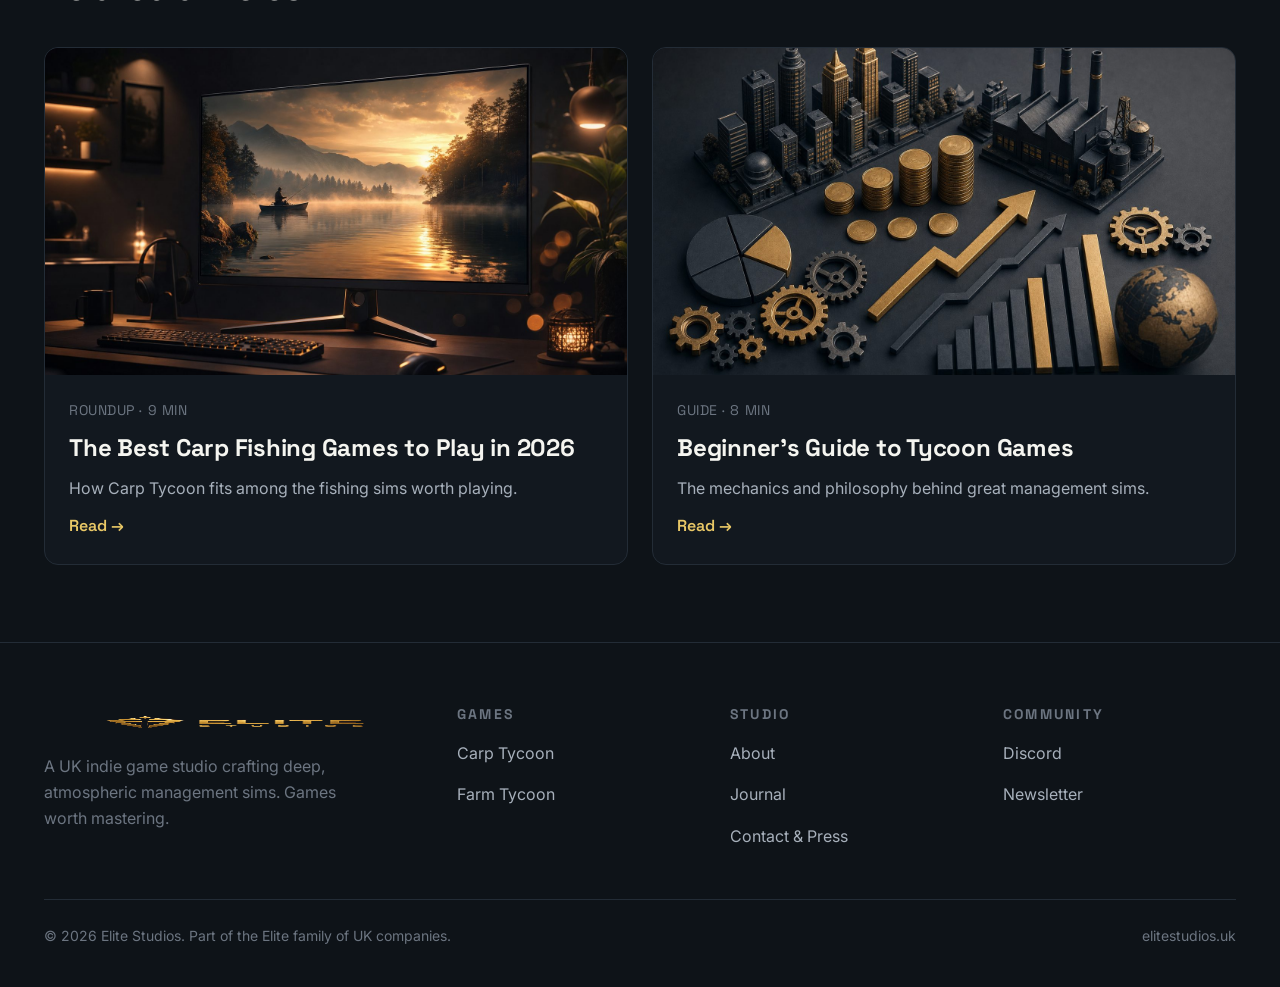
<file: blog/how-carp-tycoon-was-made/index.html>
<!DOCTYPE html>
<html lang="en">
<head>
  <meta charset="UTF-8" />
  <meta name="viewport" content="width=device-width, initial-scale=1.0" />
  <title>How Carp Tycoon Was Made: Building a Fishing Management Game | Elite Studios</title>
  <meta name="description" content="A behind-the-scenes dev diary on building Carp Tycoon — the design decisions, the challenges of indie game development, and how we simulate a living fishery." />
  <link rel="canonical" href="https://elitestudios.uk/blog/how-carp-tycoon-was-made/" />
  <meta name="author" content="Elite Studios Team" />
  <meta property="og:type" content="article" />
  <meta property="og:site_name" content="Elite Studios" />
  <meta property="og:title" content="How Carp Tycoon Was Made: Building a Fishing Management Game" />
  <meta property="og:description" content="A behind-the-scenes dev diary on building Carp Tycoon — the design decisions, the challenges of indie game development, and how we simulate a living fishery." />
  <meta property="og:url" content="https://elitestudios.uk/blog/how-carp-tycoon-was-made/" />
  <meta property="og:image" content="https://elitestudios.uk/img/blog-how-made.jpg" />
  <meta property="article:published_time" content="2026-02-24T09:00:00Z" />
  <meta property="article:author" content="Elite Studios Team" />
  <meta name="twitter:card" content="summary_large_image" />
  <meta name="twitter:title" content="How Carp Tycoon Was Made: Building a Fishing Management Game" />
  <meta name="twitter:description" content="A behind-the-scenes dev diary on building Carp Tycoon — the design decisions, the challenges of indie game development, and how we simulate a living fishery." />
  <meta name="twitter:image" content="https://elitestudios.uk/img/blog-how-made.jpg" />
  <link rel="icon" type="image/png" href="../../img/favicon.png" />
  <link rel="apple-touch-icon" href="../../img/apple-touch-icon.png" />
  <link rel="preconnect" href="https://fonts.googleapis.com" />
  <link rel="preconnect" href="https://fonts.gstatic.com" crossorigin />
  <link href="https://fonts.googleapis.com/css2?family=Space+Grotesk:wght@500;600;700&family=Inter:wght@400;500;600&display=swap" rel="stylesheet" />
  <link rel="stylesheet" href="../../css/style.css" />
  <script type="application/ld+json">
  {
    "@context": "https://schema.org",
    "@type": "Article",
    "headline": "How Carp Tycoon Was Made: Building a Fishing Management Game",
    "description": "A behind-the-scenes dev diary on building Carp Tycoon — the design decisions, the challenges of indie game development, and how we simulate a living fishery.",
    "image": "https://elitestudios.uk/img/blog-how-made.jpg",
    "datePublished": "2026-02-24",
    "dateModified": "2026-02-24",
    "author": { "@type": "Organization", "name": "Elite Studios Team", "url": "https://elitestudios.uk/about/" },
    "publisher": {
      "@type": "Organization",
      "name": "Elite Studios",
      "logo": { "@type": "ImageObject", "url": "https://elitestudios.uk/img/elite-studios-logo.png" }
    },
    "mainEntityOfPage": { "@type": "WebPage", "@id": "https://elitestudios.uk/blog/how-carp-tycoon-was-made/" },
    "keywords": "indie game development, how carp tycoon was made, making a management game, game dev diary"
  }
  </script>
</head>
<body data-nav="blog">
  <a class="sr-only" href="#main">Skip to content</a>
    <header class="site-header">
    <div class="container">
      <a class="brand" href="../../index.html" aria-label="Elite Studios home">
        <img src="../../img/elite-studios-logo.png" alt="Elite Studios" width="1717" height="916" />
      </a>
      <nav class="nav" aria-label="Primary">
        <ul class="nav-links">
          <li><a href="../../games/carp-tycoon/index.html" data-navkey="carp">Carp Tycoon</a></li>
          <li><a href="../../games/farm-tycoon/index.html" data-navkey="farm">Farm Tycoon</a></li>
          <li><a href="../../blog/index.html" data-navkey="blog" aria-current="page">Journal</a></li>
          <li><a href="../../about/index.html" data-navkey="about">About</a></li>
          <li><a href="../../contact/index.html" data-navkey="contact">Contact</a></li>
        </ul>
        <div class="nav-cta">
          <a class="btn btn--ghost" href="#" aria-label="Join our Discord">Discord</a>
          <button class="menu-toggle" aria-label="Open menu" aria-expanded="false" aria-controls="mobile-nav">
            <svg width="24" height="24" viewBox="0 0 24 24" fill="none" stroke="currentColor" stroke-width="2"><line x1="3" y1="6" x2="21" y2="6"/><line x1="3" y1="12" x2="21" y2="12"/><line x1="3" y1="18" x2="21" y2="18"/></svg>
          </button>
        </div>
      </nav>
    </div>
    <nav class="mobile-nav" id="mobile-nav" aria-label="Mobile">
      <a href="../../games/carp-tycoon/index.html">Carp Tycoon</a>
      <a href="../../games/farm-tycoon/index.html">Farm Tycoon</a>
      <a href="../../blog/index.html">Journal</a>
      <a href="../../about/index.html">About</a>
      <a href="../../contact/index.html">Contact</a>
      <a href="#" style="color:var(--color-gold-bright);">Join our Discord</a>
    </nav>
  </header>

  <main id="main">
    <article class="article">
      <div class="container">
        <div class="article__head">
          <p class="breadcrumb"><a href="../../index.html">Home</a> / <a href="../../blog/index.html">Journal</a> / <span>How Carp Tycoon Was Made</span></p>
          <span class="eyebrow">Dev Diary</span>
          <h1 style="font-size: var(--text-2xl); margin-top: var(--space-4);">How Carp Tycoon Was Made: Building a Fishing Management Game</h1>
          <div class="article__meta">
            <span>By Elite Studios Team</span><span class="dot"></span>
            <span>24 February 2026</span><span class="dot"></span>
            <span>10 min read</span>
          </div>
        </div>
      </div>
      <figure class="article__hero">
        <img src="../../img/blog-how-made.jpg" alt="A game designer's desk with concept sketches, a graphics tablet and a monitor showing a stylised lake" />
      </figure>
      <div class="container">
        <div class="prose">

          <p>Most fishing games put you on the bank. We wanted to sit you in the office behind it. This is the honest story of how <a href="../../games/carp-tycoon/index.html">Carp Tycoon</a> came together — the good decisions, the ones we reversed, and what it actually takes to build a management sim as a small indie team.</p>

          <h2>Where the idea came from</h2>
          <p>Carp Tycoon started, as a lot of good ideas do, with a mismatch. We loved fishing games for their atmosphere and management sims for their depth — but nothing combined the two. There were plenty of games about <em>catching</em> carp and plenty about <em>running</em> a theme park, hospital or zoo. Nobody had made a game about running a commercial carp fishery, despite it being a genuine, thriving business with rich systems underneath: stocking, water management, ground layout, seasonal demand, reputation.</p>
          <p>That gap was the whole pitch. A subject we understood, a genre we loved, and a combination nobody had tried. It also fit our studio philosophy neatly — we care about grounded subjects, not fantasy for its own sake.</p>

          <h2>Finding the core loop</h2>
          <p>The first prototype was embarrassingly simple: a single lake, a stocking screen, and a day counter. You'd add fish, set a day-ticket price, advance time, and see whether anglers turned up and whether they caught anything.</p>
          <p>It was ugly, but it answered the only question that mattered early on — <em>is there a satisfying loop here?</em> The moment it clicked was when we added <strong>carrying capacity</strong>: overstock a lake and the fish stop growing, catches spike then crash, and your reputation with it. Suddenly a decision had a genuine downside. That single trade-off turned a spreadsheet into a game.</p>
          <blockquote>If your first prototype isn't a little embarrassing, you probably spent too long on it before testing the idea.</blockquote>

          <h2>Simulating a living fishery</h2>
          <p>The hardest — and most rewarding — part was making the lake feel alive. We didn't want fish to be inventory. We wanted them to be a population.</p>
          <p>So fish in Carp Tycoon grow over time based on stocking density, water quality and season. They spawn. Certain individuals grow into named specimens that draw anglers from across the country hoping to bank a new personal best. Anglers themselves are simulated too: they have preferences, budgets and expectations, and they talk. A well-run venue spreads by word of mouth; a neglected one empties out the same way.</p>
          <p>Getting that balance right meant a lot of tuning. Early on the simulation was <em>too</em> punishing — one bad season could sink you permanently, which felt unfair rather than challenging. We spent weeks softening the failure curves so that mistakes are recoverable but still meaningful. That's the constant tightrope in a management sim: consequences that teach, without consequences that punish you out of the game.</p>

          <h2>The art direction</h2>
          <p>We made an early call to avoid the bright, cartoonish look of a lot of casual sims. Carp fishing has a particular atmosphere — misty dawns, still water, the golden hour on the bank — and we wanted the game to feel like that. Deep, moody, restrained. Our players skew older and take the subject seriously, so the presentation needed to as well.</p>
          <p>That decision shaped everything from the colour palette to the UI. It's harder to make an atmospheric sim than a colourful one — you can't hide rough edges behind cheerful noise — but it's the right fit for the audience and the subject.</p>

          <h2>The realities of indie development</h2>
          <p>A few honest lessons for anyone building their own game:</p>
          <ul>
            <li><strong>Scope is the enemy.</strong> Every feature we cut made the game better, because it let us finish the ones that mattered. Named specimens made the cut; a full weather-radar minigame did not.</li>
            <li><strong>Playtesting beats opinions.</strong> We were certain players would love managing staff rotas. They didn't — they wanted to spend their attention on the water. We listened.</li>
            <li><strong>Systems first, content later.</strong> A deep set of interacting systems generates variety for free. Hand-authored content doesn't scale for a small team.</li>
            <li><strong>Ship the philosophy, not just the features.</strong> No pay-to-win, no dark patterns, no nagging timers. That's a design constraint, but it's also the whole point.</li>
          </ul>

          <h2>What's next</h2>
          <p>Carp Tycoon is still growing, and its sibling <a href="../../games/farm-tycoon/index.html">Farm Tycoon</a> applies the same philosophy to a different living system. If you're interested in the craft of management sims, you might enjoy our <a href="../../blog/tycoon-games-beginners-guide/index.html">beginner's guide to the genre</a>, or our take on <a href="../../blog/why-tycoon-games-comeback-2026/index.html">why tycoon games are having a moment in 2026</a>.</p>
          <p>The best way to follow development — and to shape it — is our <a href="#">Discord</a>. We read everything, and a surprising amount of the game exists because a player suggested it.</p>

          <hr />
          <p style="color: var(--color-text-faint); font-size: var(--text-sm);">Written by the Elite Studios Team. We build management sims worth mastering &mdash; starting with <a href="../../games/carp-tycoon/index.html">Carp Tycoon</a> and <a href="../../games/farm-tycoon/index.html">Farm Tycoon</a>.</p>
        </div>
      </div>
    </article>

    <section class="section section--tight">
      <div class="container">
        <div class="cta-band reveal">
          <span class="eyebrow" style="justify-content:center;">Stay in the loop</span>
          <h2 style="margin-top: var(--space-4);">Follow the studio</h2>
          <p>Get dev updates, launch dates and beta invites straight to your inbox &mdash; or join the conversation on Discord.</p>
          <form class="newsletter-form" data-static action="#" method="post" aria-label="Newsletter signup">
            <label class="sr-only" for="nl">Email address</label>
            <input id="nl" type="email" name="email" placeholder="you@example.com" required />
            <button class="btn btn--gold" type="submit">Subscribe</button>
          </form>
          <p class="form-status form-note" role="status" hidden></p>
          <p class="form-note">No spam. Unsubscribe any time. &mdash; <a href="#" style="color:var(--color-gold-bright);">Join our Discord</a></p>
        </div>
      </div>
    </section>

    <section class="section section--tight" style="background: var(--color-bg-2); border-top: 1px solid var(--color-border);">
      <div class="container">
        <header class="reveal" style="margin-bottom: var(--space-10);">
          <span class="eyebrow">Keep reading</span>
          <h2 class="section-title" style="margin-top: var(--space-4);">Related articles</h2>
        </header>
        <div class="grid grid--2">
          <a class="post-card reveal" href="../../blog/best-carp-fishing-games-2026/index.html">
            <img class="post-card__img" src="../../img/blog-carp-games.jpg" alt="The Best Carp Fishing Games to Play in 2026" loading="lazy" />
            <div class="post-card__body">
              <span class="post-meta">Roundup · 9 min</span>
              <h3>The Best Carp Fishing Games to Play in 2026</h3>
              <p>How Carp Tycoon fits among the fishing sims worth playing.</p>
              <span class="card-link">Read &rarr;</span>
            </div>
          </a>
          <a class="post-card reveal" href="../../blog/tycoon-games-beginners-guide/index.html">
            <img class="post-card__img" src="../../img/blog-tycoon-guide.jpg" alt="Beginner's Guide to Tycoon Games" loading="lazy" />
            <div class="post-card__body">
              <span class="post-meta">Guide · 8 min</span>
              <h3>Beginner's Guide to Tycoon Games</h3>
              <p>The mechanics and philosophy behind great management sims.</p>
              <span class="card-link">Read &rarr;</span>
            </div>
          </a>
        </div>
      </div>
    </section>
  </main>

    <footer class="site-footer">
    <div class="container">
      <div class="footer-grid">
        <div class="footer-brand">
          <img src="../../img/elite-studios-logo.png" alt="Elite Studios" width="1717" height="916" />
          <p>A UK indie game studio crafting deep, atmospheric management sims. Games worth mastering.</p>
        </div>
        <div class="footer-col">
          <h4>Games</h4>
          <ul>
            <li><a href="../../games/carp-tycoon/index.html">Carp Tycoon</a></li>
            <li><a href="../../games/farm-tycoon/index.html">Farm Tycoon</a></li>
          </ul>
        </div>
        <div class="footer-col">
          <h4>Studio</h4>
          <ul>
            <li><a href="../../about/index.html">About</a></li>
            <li><a href="../../blog/index.html">Journal</a></li>
            <li><a href="../../contact/index.html">Contact &amp; Press</a></li>
          </ul>
        </div>
        <div class="footer-col">
          <h4>Community</h4>
          <ul>
            <li><a href="#">Discord</a></li>
            <li><a href="#journal">Newsletter</a></li>
          </ul>
        </div>
      </div>
      <div class="footer-bottom">
        <span>&copy; 2026 Elite Studios. Part of the Elite family of UK companies.</span>
        <span>elitestudios.uk</span>
      </div>
    </div>
  </footer>
    <a class="discord-fab" href="#" aria-label="Join the Elite Studios Discord">
    <svg width="22" height="22" viewBox="0 0 24 24" fill="currentColor"><path d="M20.317 4.369a19.79 19.79 0 0 0-4.885-1.515.074.074 0 0 0-.079.037c-.211.375-.444.865-.608 1.25a18.27 18.27 0 0 0-5.487 0 12.64 12.64 0 0 0-.617-1.25.077.077 0 0 0-.079-.037A19.736 19.736 0 0 0 3.677 4.37a.07.07 0 0 0-.032.027C.533 9.046-.32 13.58.099 18.057a.082.082 0 0 0 .031.057 19.9 19.9 0 0 0 5.993 3.03.078.078 0 0 0 .084-.028c.462-.63.874-1.295 1.226-1.994a.076.076 0 0 0-.041-.106 13.1 13.1 0 0 1-1.872-.892.077.077 0 0 1-.008-.128c.126-.094.252-.192.372-.291a.074.074 0 0 1 .077-.01c3.928 1.793 8.18 1.793 12.062 0a.074.074 0 0 1 .078.009c.12.099.246.198.373.292a.077.077 0 0 1-.006.127 12.3 12.3 0 0 1-1.873.891.077.077 0 0 0-.041.107c.36.698.772 1.362 1.225 1.993a.076.076 0 0 0 .084.028 19.84 19.84 0 0 0 6.002-3.03.077.077 0 0 0 .032-.056c.5-5.177-.838-9.674-3.549-13.66a.061.061 0 0 0-.031-.028ZM8.02 15.331c-1.183 0-2.157-1.086-2.157-2.419 0-1.333.955-2.419 2.157-2.419 1.211 0 2.176 1.096 2.157 2.42 0 1.332-.955 2.418-2.157 2.418Zm7.975 0c-1.183 0-2.157-1.086-2.157-2.419 0-1.333.955-2.419 2.157-2.419 1.21 0 2.176 1.096 2.157 2.42 0 1.332-.946 2.418-2.157 2.418Z"/></svg>
    <span class="label">Join Discord</span>
  </a>
  <script src="../../js/main.js" defer></script>
</body>
</html>
</file>
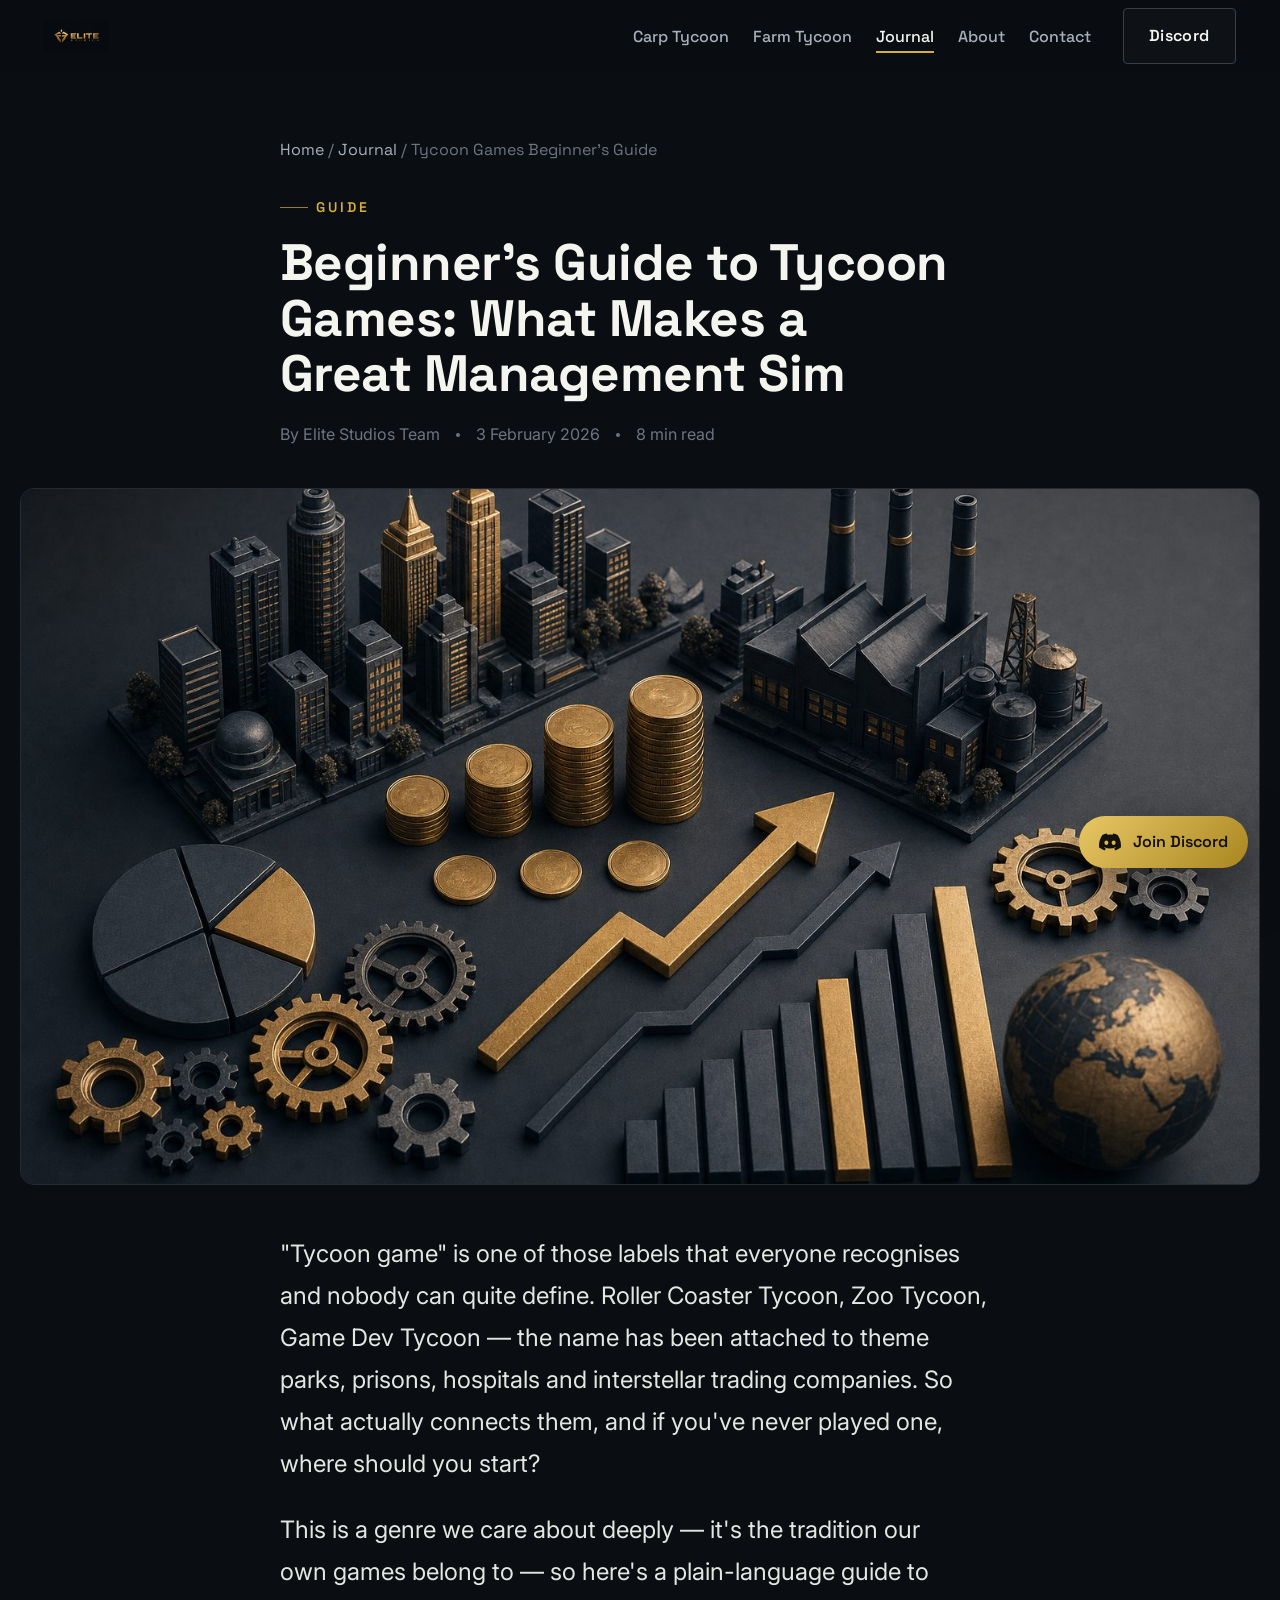
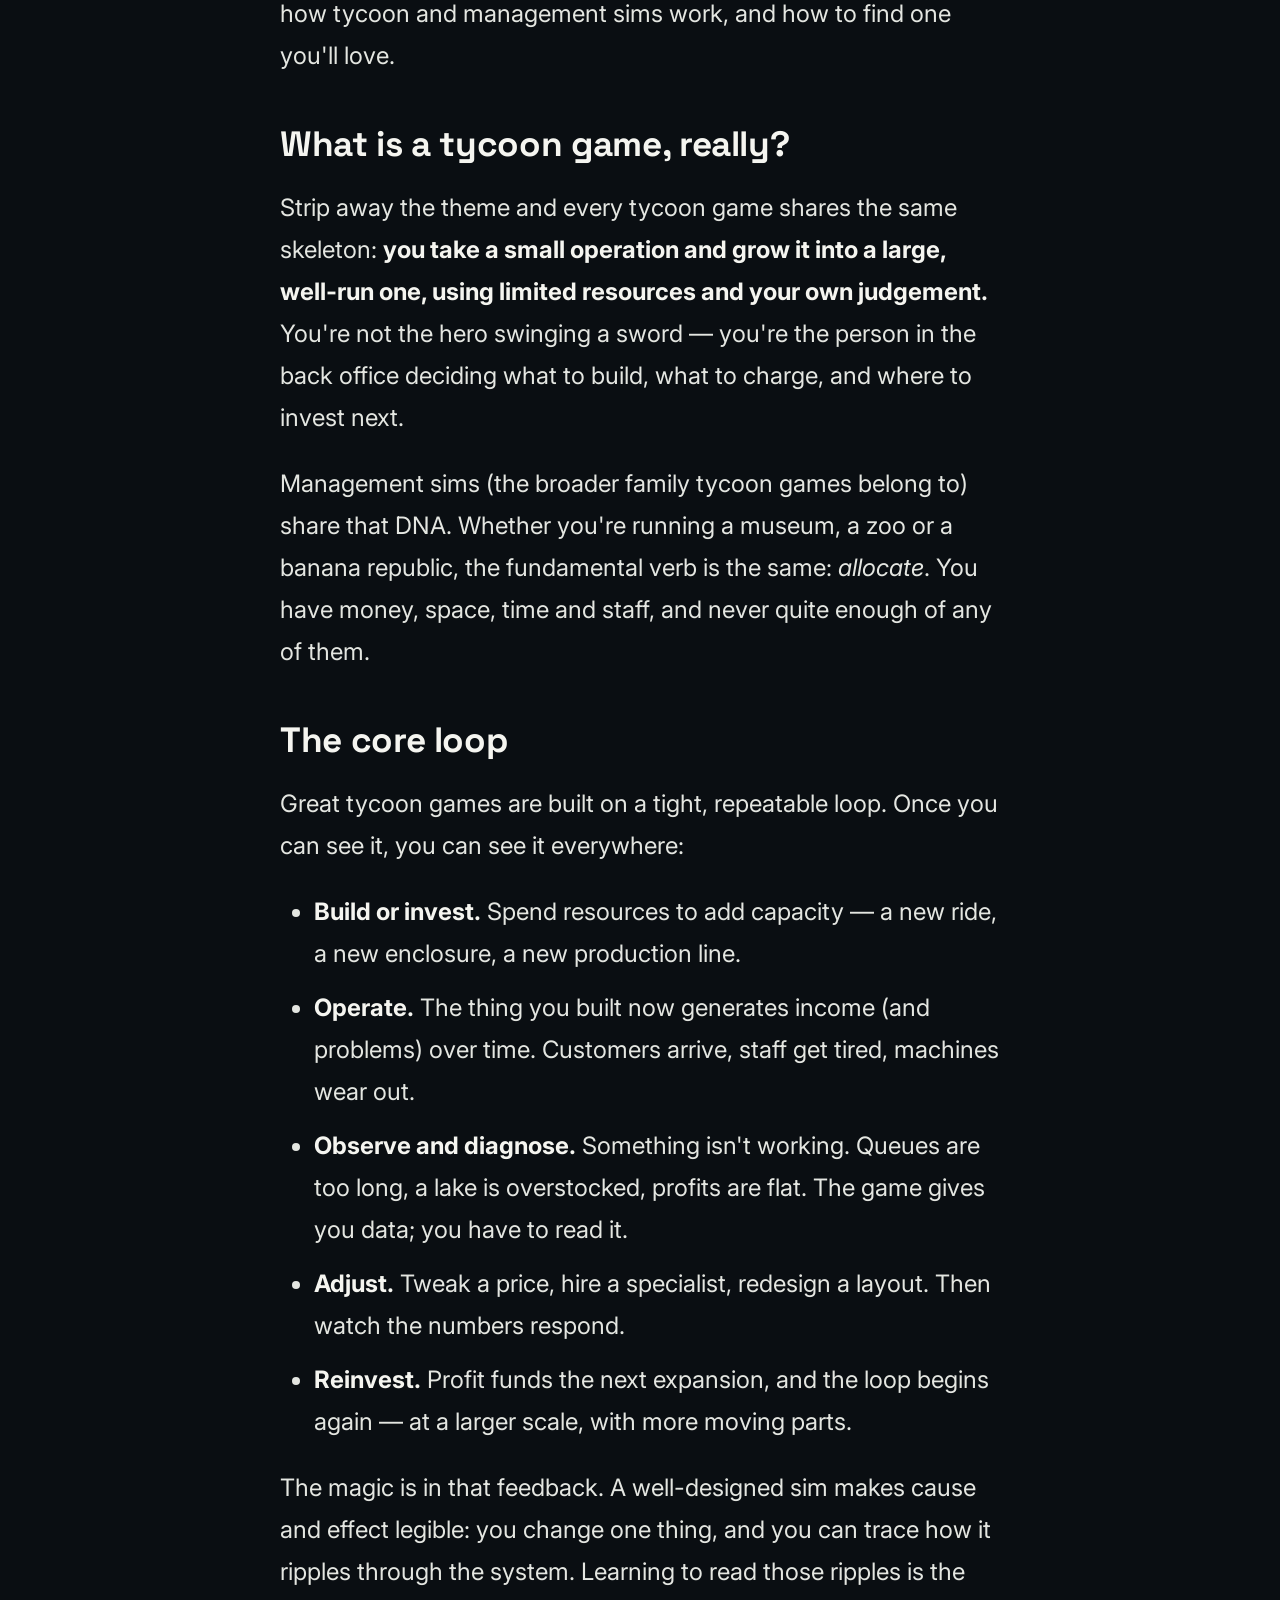
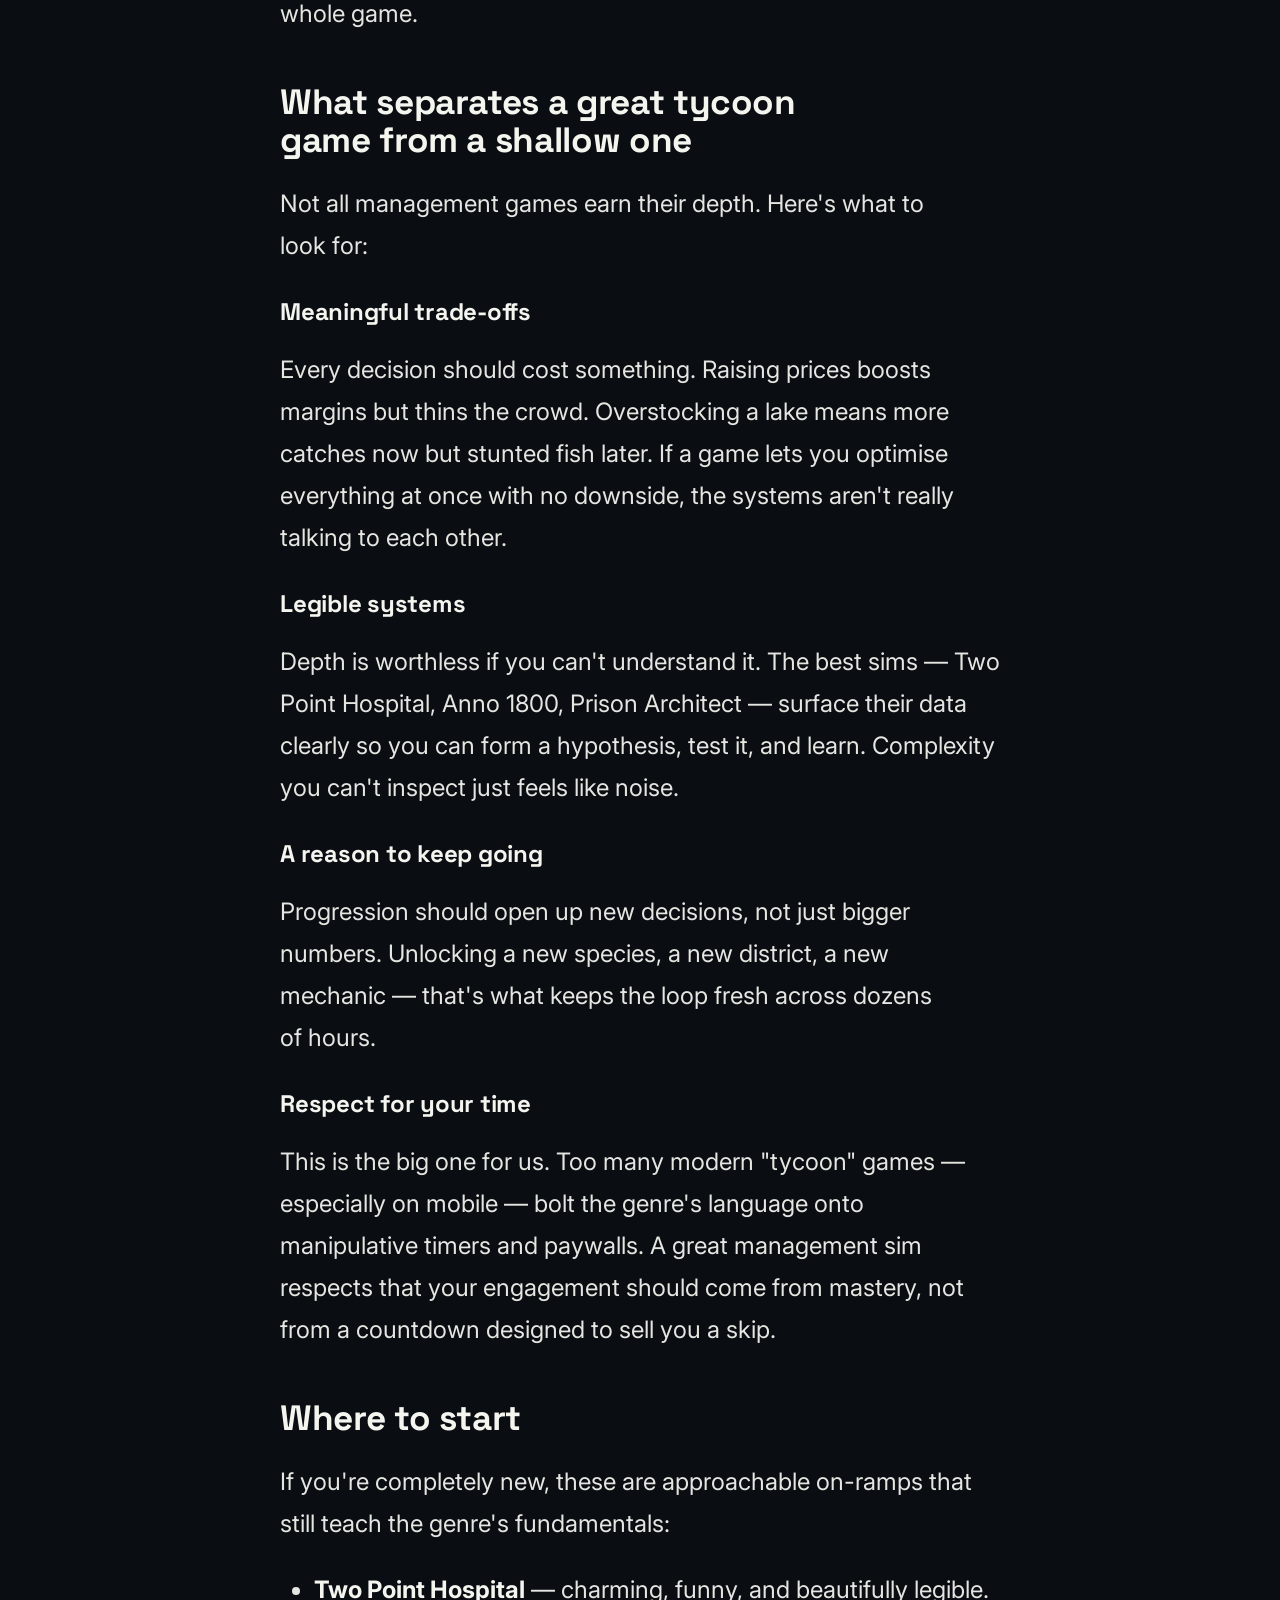
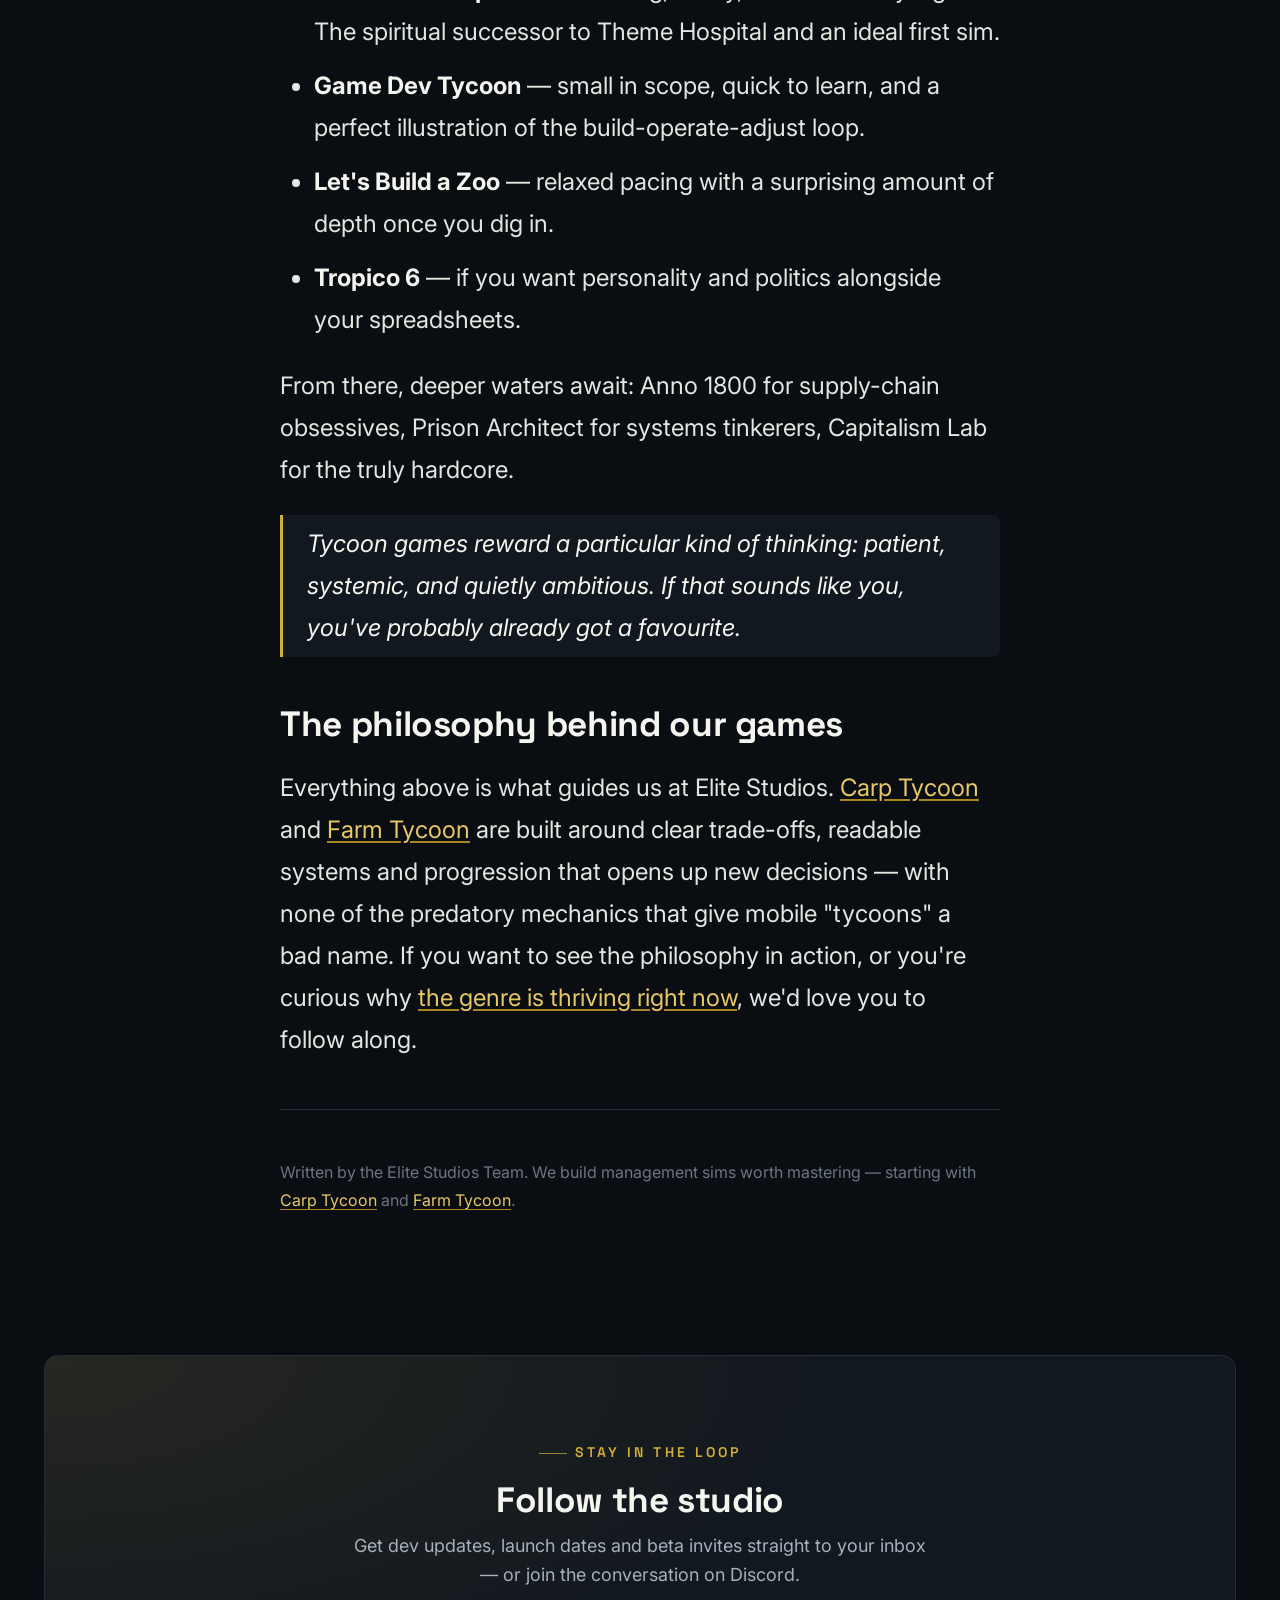
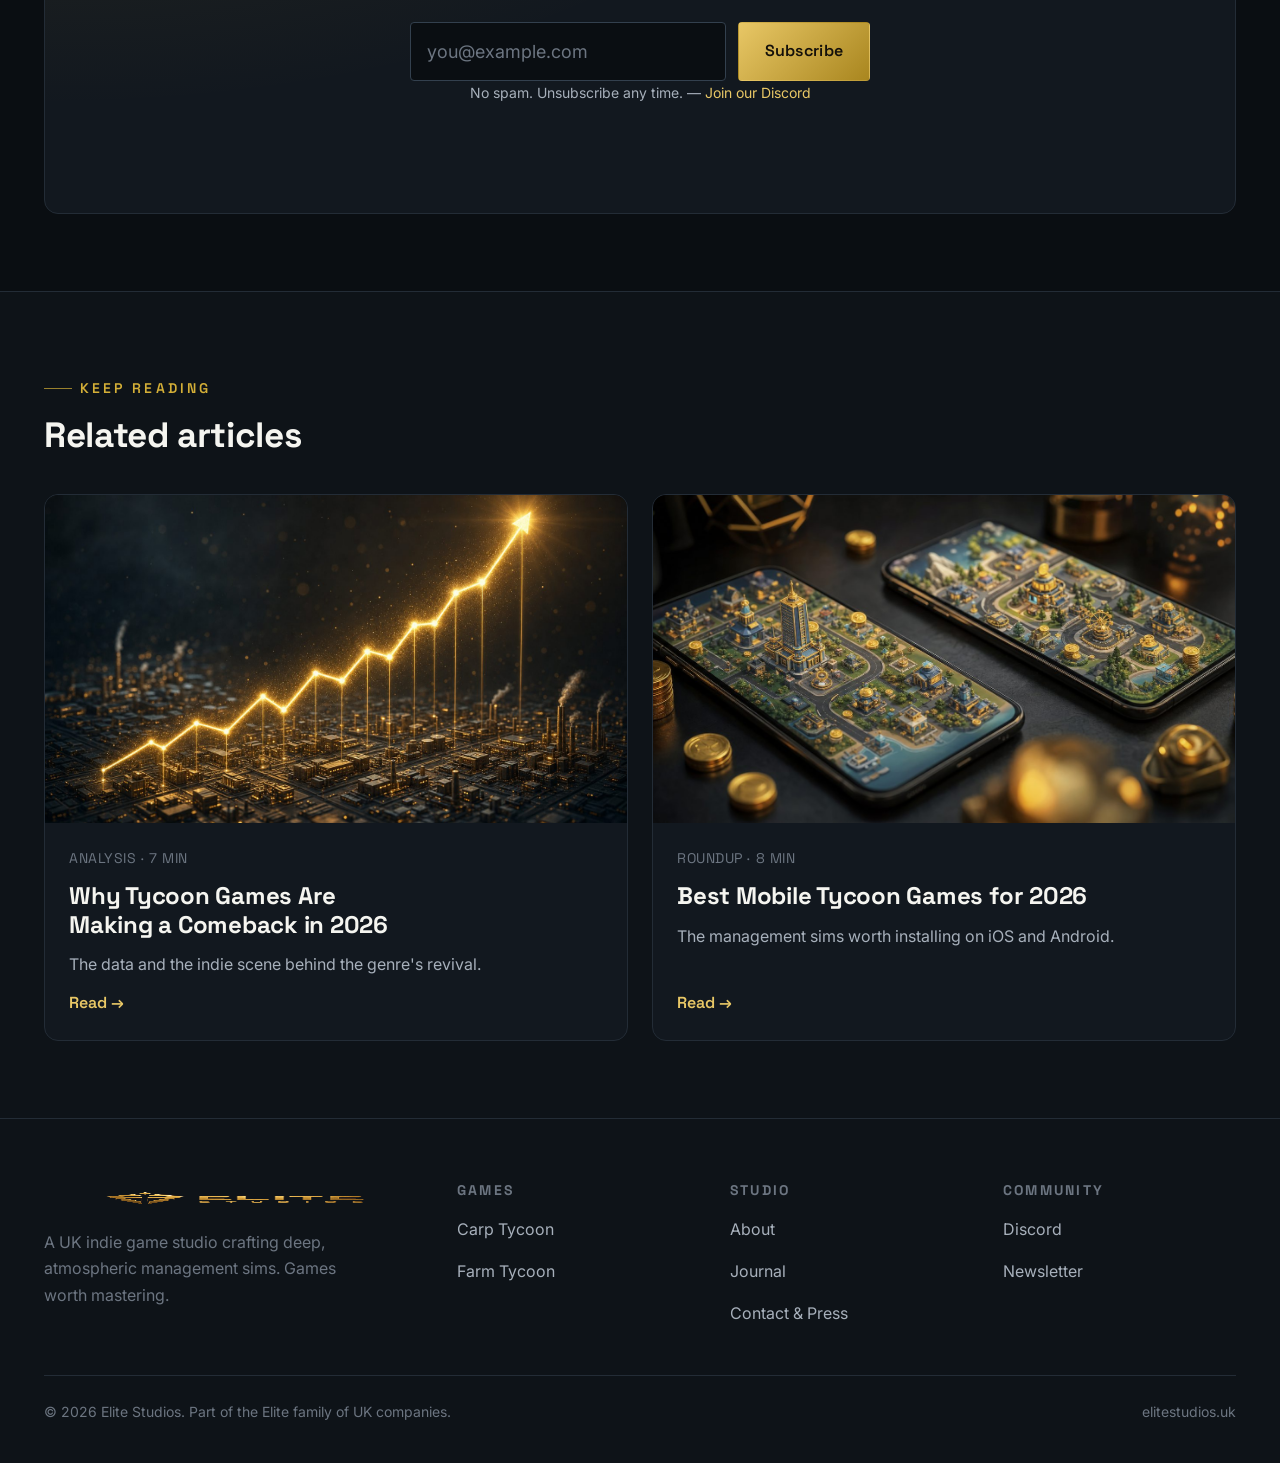
<file: blog/tycoon-games-beginners-guide/index.html>
<!DOCTYPE html>
<html lang="en">
<head>
  <meta charset="UTF-8" />
  <meta name="viewport" content="width=device-width, initial-scale=1.0" />
  <title>Beginner's Guide to Tycoon Games: What Makes a Great Management Sim | Elite Studios</title>
  <meta name="description" content="A beginner's guide to tycoon games — the core mechanics, the gameplay loop, and the best management sims to start with. Learn what makes the genre tick." />
  <link rel="canonical" href="https://elitestudios.uk/blog/tycoon-games-beginners-guide/" />
  <meta name="author" content="Elite Studios Team" />
  <meta property="og:type" content="article" />
  <meta property="og:site_name" content="Elite Studios" />
  <meta property="og:title" content="Beginner's Guide to Tycoon Games" />
  <meta property="og:description" content="A beginner's guide to tycoon games — the core mechanics, the gameplay loop, and the best management sims to start with. Learn what makes the genre tick." />
  <meta property="og:url" content="https://elitestudios.uk/blog/tycoon-games-beginners-guide/" />
  <meta property="og:image" content="https://elitestudios.uk/img/blog-tycoon-guide.jpg" />
  <meta property="article:published_time" content="2026-02-03T09:00:00Z" />
  <meta property="article:author" content="Elite Studios Team" />
  <meta name="twitter:card" content="summary_large_image" />
  <meta name="twitter:title" content="Beginner's Guide to Tycoon Games" />
  <meta name="twitter:description" content="A beginner's guide to tycoon games — the core mechanics, the gameplay loop, and the best management sims to start with. Learn what makes the genre tick." />
  <meta name="twitter:image" content="https://elitestudios.uk/img/blog-tycoon-guide.jpg" />
  <link rel="icon" type="image/png" href="../../img/favicon.png" />
  <link rel="apple-touch-icon" href="../../img/apple-touch-icon.png" />
  <link rel="preconnect" href="https://fonts.googleapis.com" />
  <link rel="preconnect" href="https://fonts.gstatic.com" crossorigin />
  <link href="https://fonts.googleapis.com/css2?family=Space+Grotesk:wght@500;600;700&family=Inter:wght@400;500;600&display=swap" rel="stylesheet" />
  <link rel="stylesheet" href="../../css/style.css" />
  <script type="application/ld+json">
  {
    "@context": "https://schema.org",
    "@type": "Article",
    "headline": "Beginner's Guide to Tycoon Games: What Makes a Great Management Sim",
    "description": "A beginner's guide to tycoon games — the core mechanics, the gameplay loop, and the best management sims to start with. Learn what makes the genre tick.",
    "image": "https://elitestudios.uk/img/blog-tycoon-guide.jpg",
    "datePublished": "2026-02-03",
    "dateModified": "2026-02-03",
    "author": { "@type": "Organization", "name": "Elite Studios Team", "url": "https://elitestudios.uk/about/" },
    "publisher": {
      "@type": "Organization",
      "name": "Elite Studios",
      "logo": { "@type": "ImageObject", "url": "https://elitestudios.uk/img/elite-studios-logo.png" }
    },
    "mainEntityOfPage": { "@type": "WebPage", "@id": "https://elitestudios.uk/blog/tycoon-games-beginners-guide/" },
    "keywords": "tycoon games beginners guide, management sim, best tycoon games, how tycoon games work"
  }
  </script>
</head>
<body data-nav="blog">
  <a class="sr-only" href="#main">Skip to content</a>
    <header class="site-header">
    <div class="container">
      <a class="brand" href="../../index.html" aria-label="Elite Studios home">
        <img src="../../img/elite-studios-logo.png" alt="Elite Studios" width="1717" height="916" />
      </a>
      <nav class="nav" aria-label="Primary">
        <ul class="nav-links">
          <li><a href="../../games/carp-tycoon/index.html" data-navkey="carp">Carp Tycoon</a></li>
          <li><a href="../../games/farm-tycoon/index.html" data-navkey="farm">Farm Tycoon</a></li>
          <li><a href="../../blog/index.html" data-navkey="blog" aria-current="page">Journal</a></li>
          <li><a href="../../about/index.html" data-navkey="about">About</a></li>
          <li><a href="../../contact/index.html" data-navkey="contact">Contact</a></li>
        </ul>
        <div class="nav-cta">
          <a class="btn btn--ghost" href="#" aria-label="Join our Discord">Discord</a>
          <button class="menu-toggle" aria-label="Open menu" aria-expanded="false" aria-controls="mobile-nav">
            <svg width="24" height="24" viewBox="0 0 24 24" fill="none" stroke="currentColor" stroke-width="2"><line x1="3" y1="6" x2="21" y2="6"/><line x1="3" y1="12" x2="21" y2="12"/><line x1="3" y1="18" x2="21" y2="18"/></svg>
          </button>
        </div>
      </nav>
    </div>
    <nav class="mobile-nav" id="mobile-nav" aria-label="Mobile">
      <a href="../../games/carp-tycoon/index.html">Carp Tycoon</a>
      <a href="../../games/farm-tycoon/index.html">Farm Tycoon</a>
      <a href="../../blog/index.html">Journal</a>
      <a href="../../about/index.html">About</a>
      <a href="../../contact/index.html">Contact</a>
      <a href="#" style="color:var(--color-gold-bright);">Join our Discord</a>
    </nav>
  </header>

  <main id="main">
    <article class="article">
      <div class="container">
        <div class="article__head">
          <p class="breadcrumb"><a href="../../index.html">Home</a> / <a href="../../blog/index.html">Journal</a> / <span>Tycoon Games Beginner's Guide</span></p>
          <span class="eyebrow">Guide</span>
          <h1 style="font-size: var(--text-2xl); margin-top: var(--space-4);">Beginner's Guide to Tycoon Games: What Makes a Great Management Sim</h1>
          <div class="article__meta">
            <span>By Elite Studios Team</span><span class="dot"></span>
            <span>3 February 2026</span><span class="dot"></span>
            <span>8 min read</span>
          </div>
        </div>
      </div>
      <figure class="article__hero">
        <img src="../../img/blog-tycoon-guide.jpg" alt="Miniature model buildings, gold coins and a rising graph on a dark surface" />
      </figure>
      <div class="container">
        <div class="prose">

          <p>"Tycoon game" is one of those labels that everyone recognises and nobody can quite define. Roller Coaster Tycoon, Zoo Tycoon, Game Dev Tycoon — the name has been attached to theme parks, prisons, hospitals and interstellar trading companies. So what actually connects them, and if you've never played one, where should you start?</p>
          <p>This is a genre we care about deeply — it's the tradition our own games belong to — so here's a plain-language guide to how tycoon and management sims work, and how to find one you'll love.</p>

          <h2>What is a tycoon game, really?</h2>
          <p>Strip away the theme and every tycoon game shares the same skeleton: <strong>you take a small operation and grow it into a large, well-run one, using limited resources and your own judgement.</strong> You're not the hero swinging a sword — you're the person in the back office deciding what to build, what to charge, and where to invest next.</p>
          <p>Management sims (the broader family tycoon games belong to) share that DNA. Whether you're running a museum, a zoo or a banana republic, the fundamental verb is the same: <em>allocate</em>. You have money, space, time and staff, and never quite enough of any of them.</p>

          <h2>The core loop</h2>
          <p>Great tycoon games are built on a tight, repeatable loop. Once you can see it, you can see it everywhere:</p>
          <ul>
            <li><strong>Build or invest.</strong> Spend resources to add capacity — a new ride, a new enclosure, a new production line.</li>
            <li><strong>Operate.</strong> The thing you built now generates income (and problems) over time. Customers arrive, staff get tired, machines wear out.</li>
            <li><strong>Observe and diagnose.</strong> Something isn't working. Queues are too long, a lake is overstocked, profits are flat. The game gives you data; you have to read it.</li>
            <li><strong>Adjust.</strong> Tweak a price, hire a specialist, redesign a layout. Then watch the numbers respond.</li>
            <li><strong>Reinvest.</strong> Profit funds the next expansion, and the loop begins again — at a larger scale, with more moving parts.</li>
          </ul>
          <p>The magic is in that feedback. A well-designed sim makes cause and effect legible: you change one thing, and you can trace how it ripples through the system. Learning to read those ripples is the whole game.</p>

          <h2>What separates a great tycoon game from a shallow one</h2>
          <p>Not all management games earn their depth. Here's what to look for:</p>
          <h3>Meaningful trade-offs</h3>
          <p>Every decision should cost something. Raising prices boosts margins but thins the crowd. Overstocking a lake means more catches now but stunted fish later. If a game lets you optimise everything at once with no downside, the systems aren't really talking to each other.</p>
          <h3>Legible systems</h3>
          <p>Depth is worthless if you can't understand it. The best sims — Two Point Hospital, Anno 1800, Prison Architect — surface their data clearly so you can form a hypothesis, test it, and learn. Complexity you can't inspect just feels like noise.</p>
          <h3>A reason to keep going</h3>
          <p>Progression should open up new decisions, not just bigger numbers. Unlocking a new species, a new district, a new mechanic — that's what keeps the loop fresh across dozens of hours.</p>
          <h3>Respect for your time</h3>
          <p>This is the big one for us. Too many modern "tycoon" games — especially on mobile — bolt the genre's language onto manipulative timers and paywalls. A great management sim respects that your engagement should come from mastery, not from a countdown designed to sell you a skip.</p>

          <h2>Where to start</h2>
          <p>If you're completely new, these are approachable on-ramps that still teach the genre's fundamentals:</p>
          <ul>
            <li><strong>Two Point Hospital</strong> — charming, funny, and beautifully legible. The spiritual successor to Theme Hospital and an ideal first sim.</li>
            <li><strong>Game Dev Tycoon</strong> — small in scope, quick to learn, and a perfect illustration of the build-operate-adjust loop.</li>
            <li><strong>Let's Build a Zoo</strong> — relaxed pacing with a surprising amount of depth once you dig in.</li>
            <li><strong>Tropico 6</strong> — if you want personality and politics alongside your spreadsheets.</li>
          </ul>
          <p>From there, deeper waters await: Anno 1800 for supply-chain obsessives, Prison Architect for systems tinkerers, Capitalism Lab for the truly hardcore.</p>

          <blockquote>Tycoon games reward a particular kind of thinking: patient, systemic, and quietly ambitious. If that sounds like you, you've probably already got a favourite.</blockquote>

          <h2>The philosophy behind our games</h2>
          <p>Everything above is what guides us at Elite Studios. <a href="../../games/carp-tycoon/index.html">Carp Tycoon</a> and <a href="../../games/farm-tycoon/index.html">Farm Tycoon</a> are built around clear trade-offs, readable systems and progression that opens up new decisions — with none of the predatory mechanics that give mobile "tycoons" a bad name. If you want to see the philosophy in action, or you're curious why <a href="../../blog/why-tycoon-games-comeback-2026/index.html">the genre is thriving right now</a>, we'd love you to follow along.</p>

          <hr />
          <p style="color: var(--color-text-faint); font-size: var(--text-sm);">Written by the Elite Studios Team. We build management sims worth mastering &mdash; starting with <a href="../../games/carp-tycoon/index.html">Carp Tycoon</a> and <a href="../../games/farm-tycoon/index.html">Farm Tycoon</a>.</p>
        </div>
      </div>
    </article>

    <section class="section section--tight">
      <div class="container">
        <div class="cta-band reveal">
          <span class="eyebrow" style="justify-content:center;">Stay in the loop</span>
          <h2 style="margin-top: var(--space-4);">Follow the studio</h2>
          <p>Get dev updates, launch dates and beta invites straight to your inbox &mdash; or join the conversation on Discord.</p>
          <form class="newsletter-form" data-static action="#" method="post" aria-label="Newsletter signup">
            <label class="sr-only" for="nl">Email address</label>
            <input id="nl" type="email" name="email" placeholder="you@example.com" required />
            <button class="btn btn--gold" type="submit">Subscribe</button>
          </form>
          <p class="form-status form-note" role="status" hidden></p>
          <p class="form-note">No spam. Unsubscribe any time. &mdash; <a href="#" style="color:var(--color-gold-bright);">Join our Discord</a></p>
        </div>
      </div>
    </section>

    <section class="section section--tight" style="background: var(--color-bg-2); border-top: 1px solid var(--color-border);">
      <div class="container">
        <header class="reveal" style="margin-bottom: var(--space-10);">
          <span class="eyebrow">Keep reading</span>
          <h2 class="section-title" style="margin-top: var(--space-4);">Related articles</h2>
        </header>
        <div class="grid grid--2">
          <a class="post-card reveal" href="../../blog/why-tycoon-games-comeback-2026/index.html">
            <img class="post-card__img" src="../../img/blog-comeback.jpg" alt="Why Tycoon Games Are Making a Comeback in 2026" loading="lazy" />
            <div class="post-card__body">
              <span class="post-meta">Analysis · 7 min</span>
              <h3>Why Tycoon Games Are Making a Comeback in 2026</h3>
              <p>The data and the indie scene behind the genre's revival.</p>
              <span class="card-link">Read &rarr;</span>
            </div>
          </a>
          <a class="post-card reveal" href="../../blog/best-mobile-tycoon-games-2026/index.html">
            <img class="post-card__img" src="../../img/blog-mobile-tycoon.jpg" alt="Best Mobile Tycoon Games for 2026" loading="lazy" />
            <div class="post-card__body">
              <span class="post-meta">Roundup · 8 min</span>
              <h3>Best Mobile Tycoon Games for 2026</h3>
              <p>The management sims worth installing on iOS and Android.</p>
              <span class="card-link">Read &rarr;</span>
            </div>
          </a>
        </div>
      </div>
    </section>
  </main>

    <footer class="site-footer">
    <div class="container">
      <div class="footer-grid">
        <div class="footer-brand">
          <img src="../../img/elite-studios-logo.png" alt="Elite Studios" width="1717" height="916" />
          <p>A UK indie game studio crafting deep, atmospheric management sims. Games worth mastering.</p>
        </div>
        <div class="footer-col">
          <h4>Games</h4>
          <ul>
            <li><a href="../../games/carp-tycoon/index.html">Carp Tycoon</a></li>
            <li><a href="../../games/farm-tycoon/index.html">Farm Tycoon</a></li>
          </ul>
        </div>
        <div class="footer-col">
          <h4>Studio</h4>
          <ul>
            <li><a href="../../about/index.html">About</a></li>
            <li><a href="../../blog/index.html">Journal</a></li>
            <li><a href="../../contact/index.html">Contact &amp; Press</a></li>
          </ul>
        </div>
        <div class="footer-col">
          <h4>Community</h4>
          <ul>
            <li><a href="#">Discord</a></li>
            <li><a href="#journal">Newsletter</a></li>
          </ul>
        </div>
      </div>
      <div class="footer-bottom">
        <span>&copy; 2026 Elite Studios. Part of the Elite family of UK companies.</span>
        <span>elitestudios.uk</span>
      </div>
    </div>
  </footer>
    <a class="discord-fab" href="#" aria-label="Join the Elite Studios Discord">
    <svg width="22" height="22" viewBox="0 0 24 24" fill="currentColor"><path d="M20.317 4.369a19.79 19.79 0 0 0-4.885-1.515.074.074 0 0 0-.079.037c-.211.375-.444.865-.608 1.25a18.27 18.27 0 0 0-5.487 0 12.64 12.64 0 0 0-.617-1.25.077.077 0 0 0-.079-.037A19.736 19.736 0 0 0 3.677 4.37a.07.07 0 0 0-.032.027C.533 9.046-.32 13.58.099 18.057a.082.082 0 0 0 .031.057 19.9 19.9 0 0 0 5.993 3.03.078.078 0 0 0 .084-.028c.462-.63.874-1.295 1.226-1.994a.076.076 0 0 0-.041-.106 13.1 13.1 0 0 1-1.872-.892.077.077 0 0 1-.008-.128c.126-.094.252-.192.372-.291a.074.074 0 0 1 .077-.01c3.928 1.793 8.18 1.793 12.062 0a.074.074 0 0 1 .078.009c.12.099.246.198.373.292a.077.077 0 0 1-.006.127 12.3 12.3 0 0 1-1.873.891.077.077 0 0 0-.041.107c.36.698.772 1.362 1.225 1.993a.076.076 0 0 0 .084.028 19.84 19.84 0 0 0 6.002-3.03.077.077 0 0 0 .032-.056c.5-5.177-.838-9.674-3.549-13.66a.061.061 0 0 0-.031-.028ZM8.02 15.331c-1.183 0-2.157-1.086-2.157-2.419 0-1.333.955-2.419 2.157-2.419 1.211 0 2.176 1.096 2.157 2.42 0 1.332-.955 2.418-2.157 2.418Zm7.975 0c-1.183 0-2.157-1.086-2.157-2.419 0-1.333.955-2.419 2.157-2.419 1.21 0 2.176 1.096 2.157 2.42 0 1.332-.946 2.418-2.157 2.418Z"/></svg>
    <span class="label">Join Discord</span>
  </a>
  <script src="../../js/main.js" defer></script>
</body>
</html>
</file>
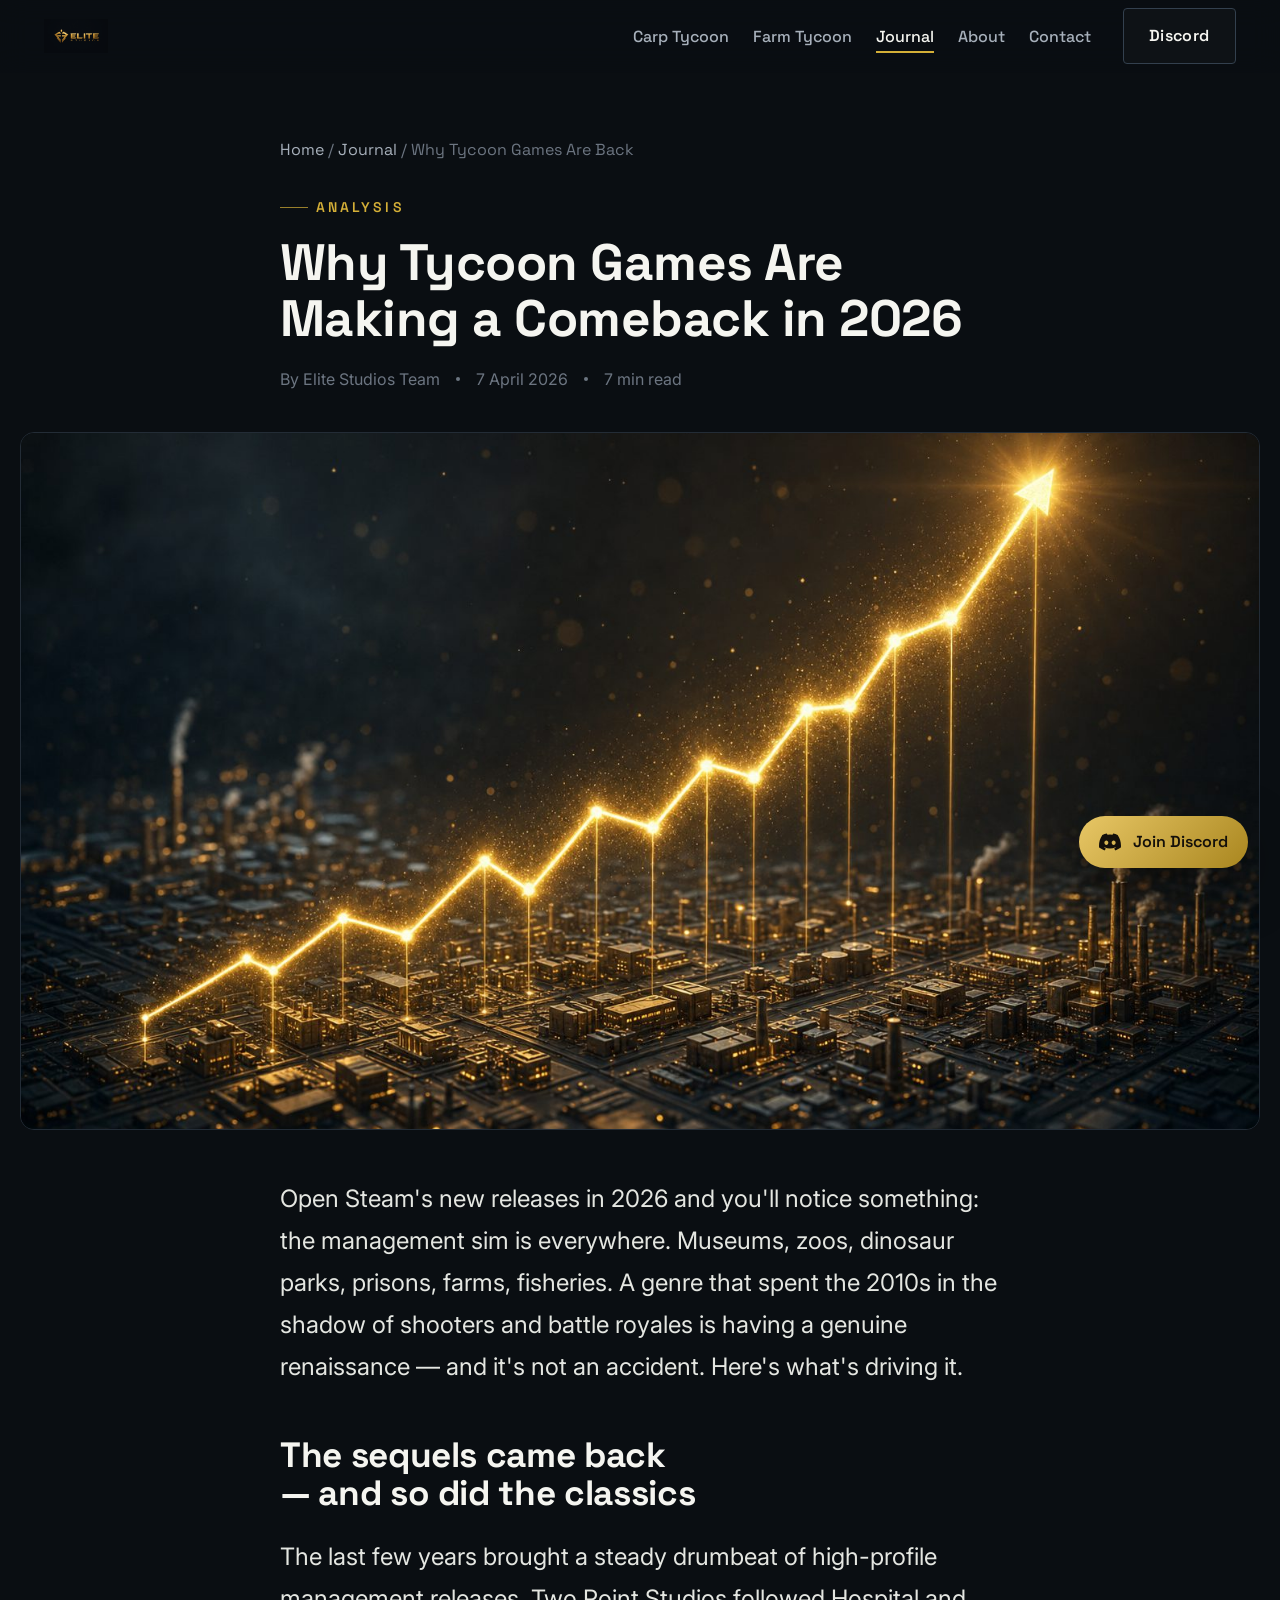
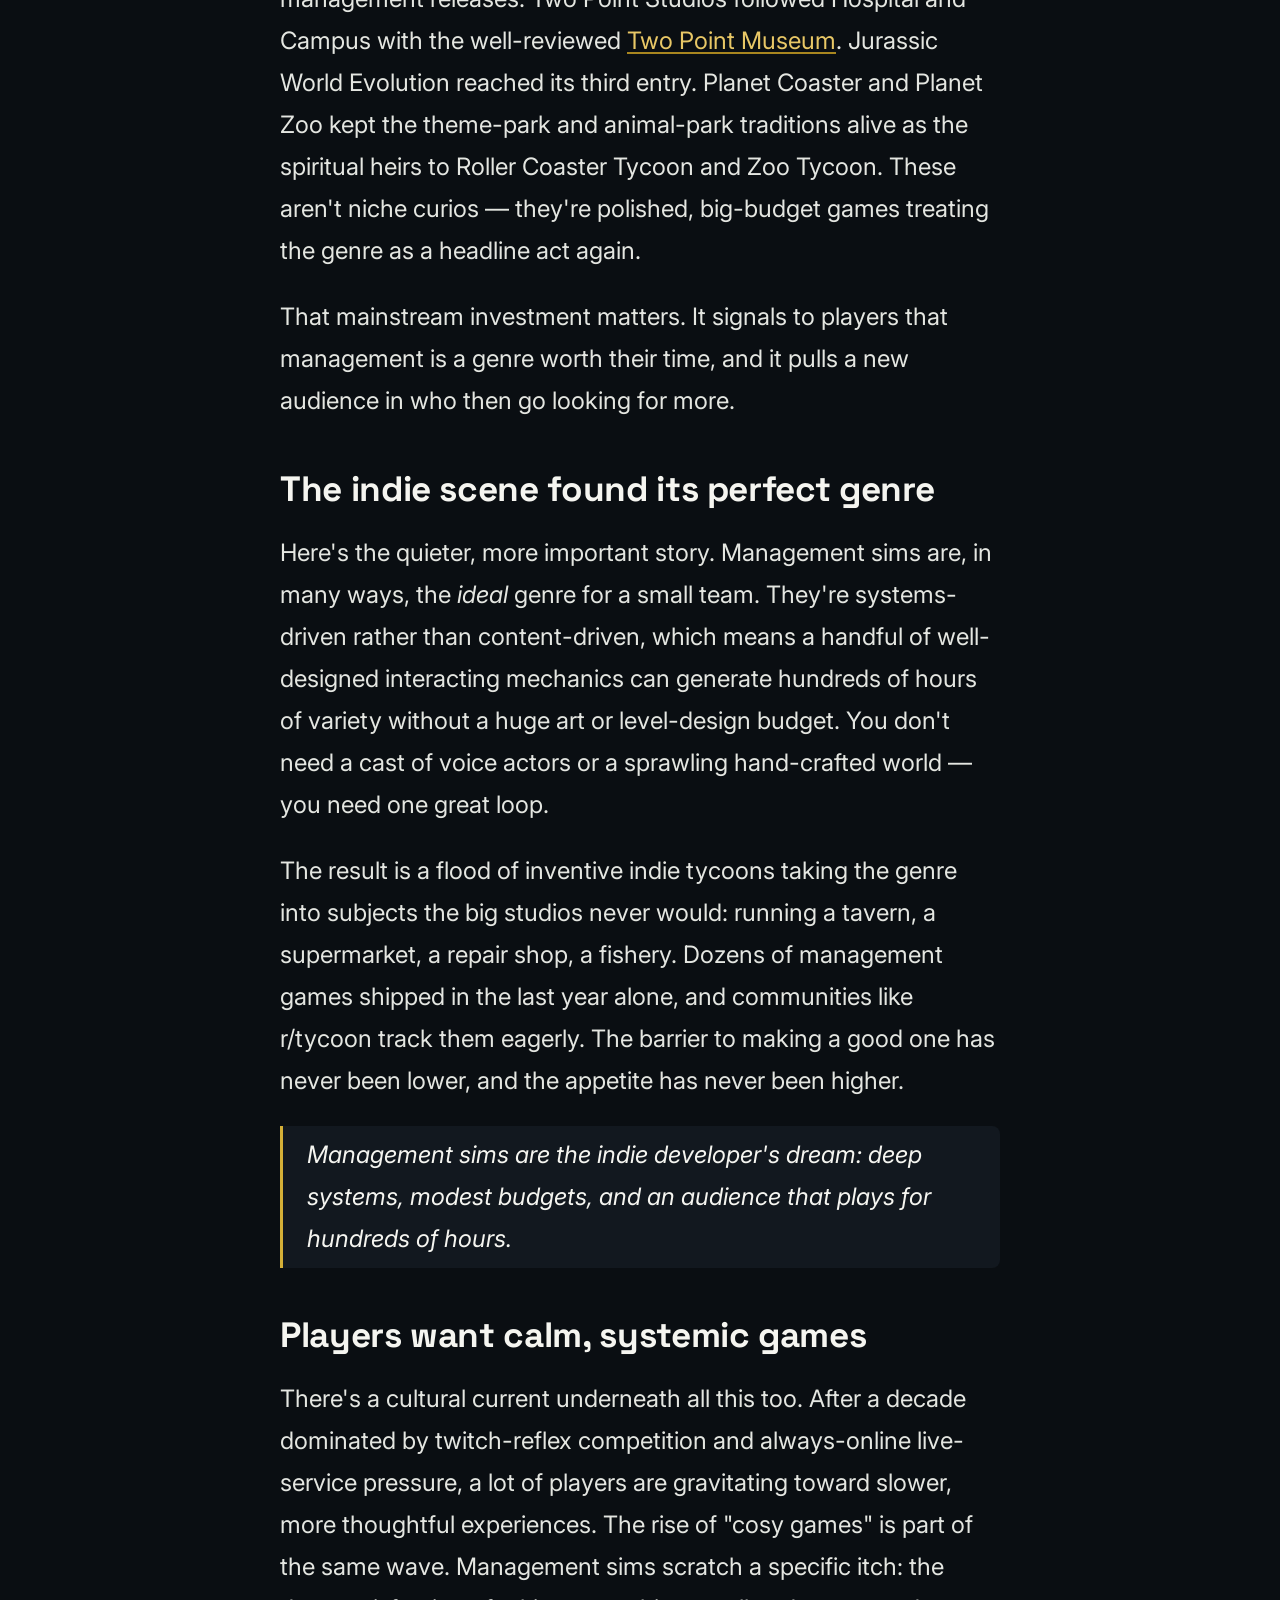
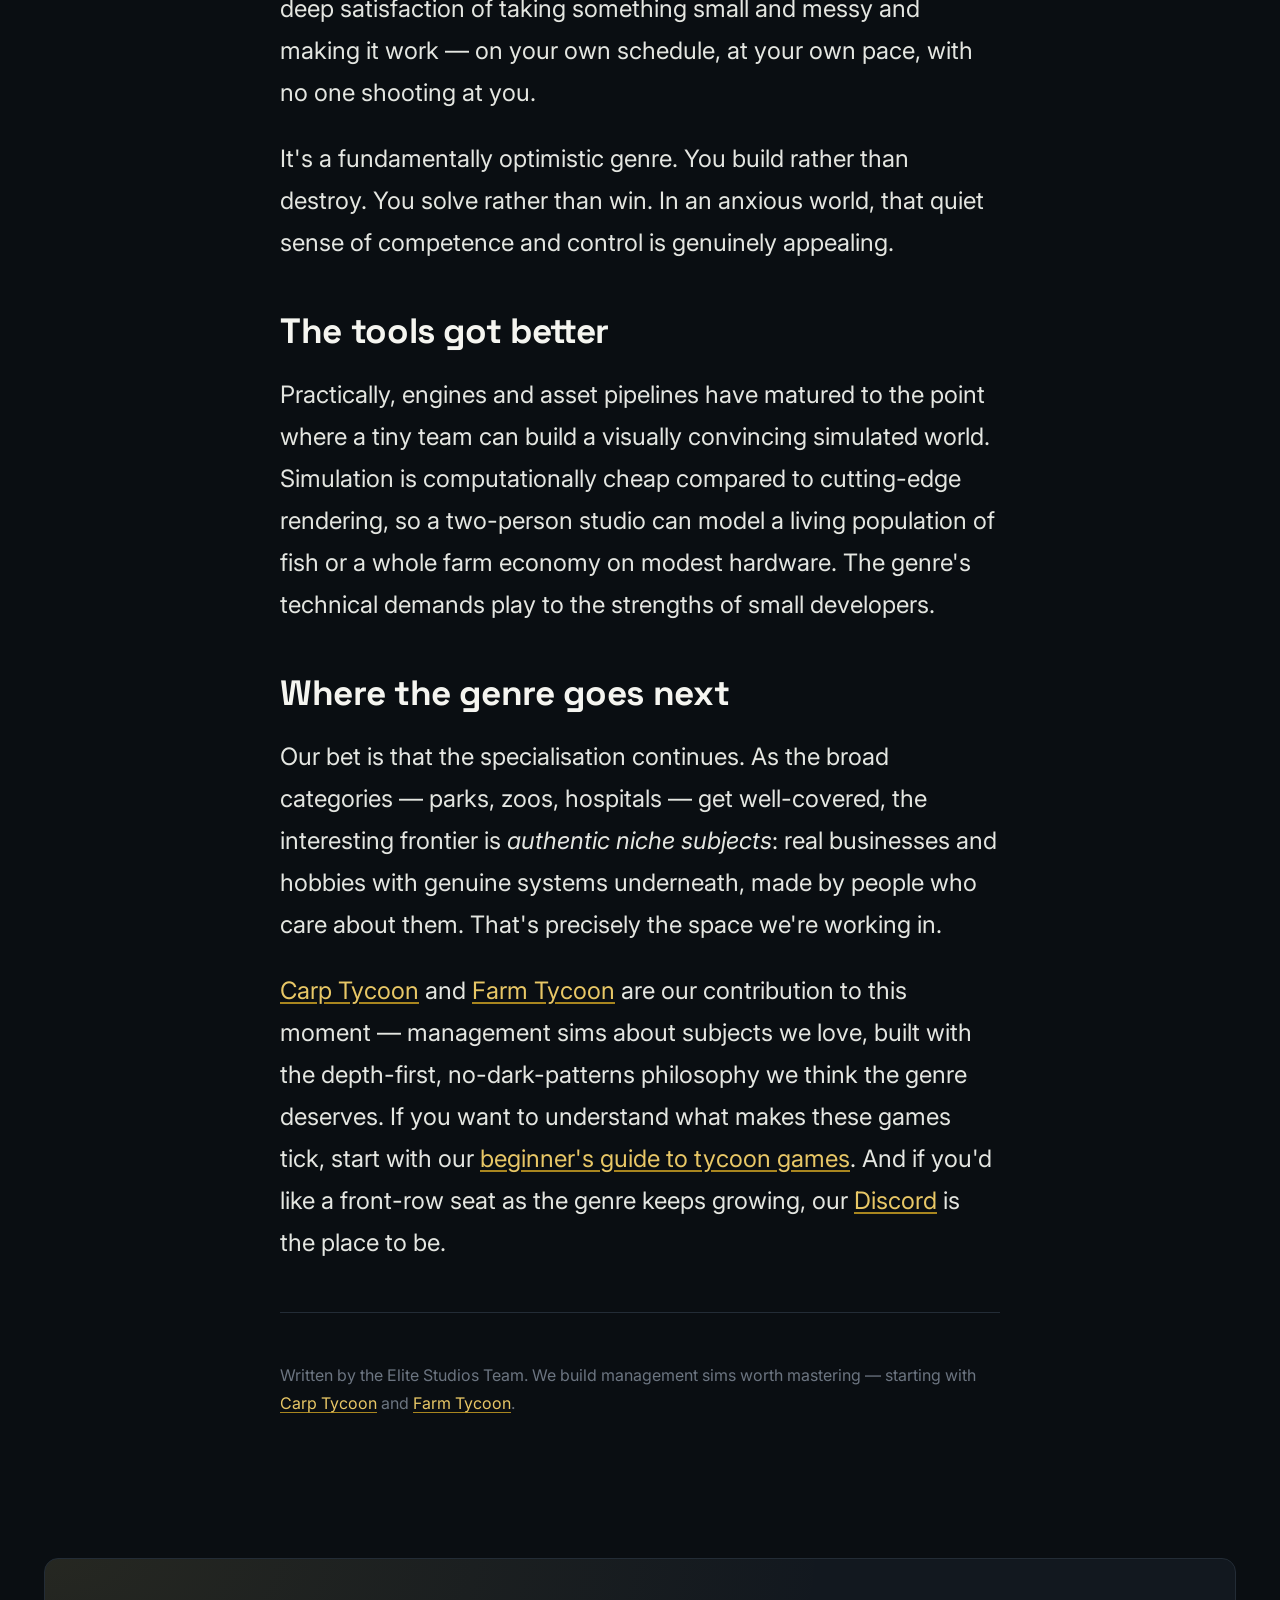
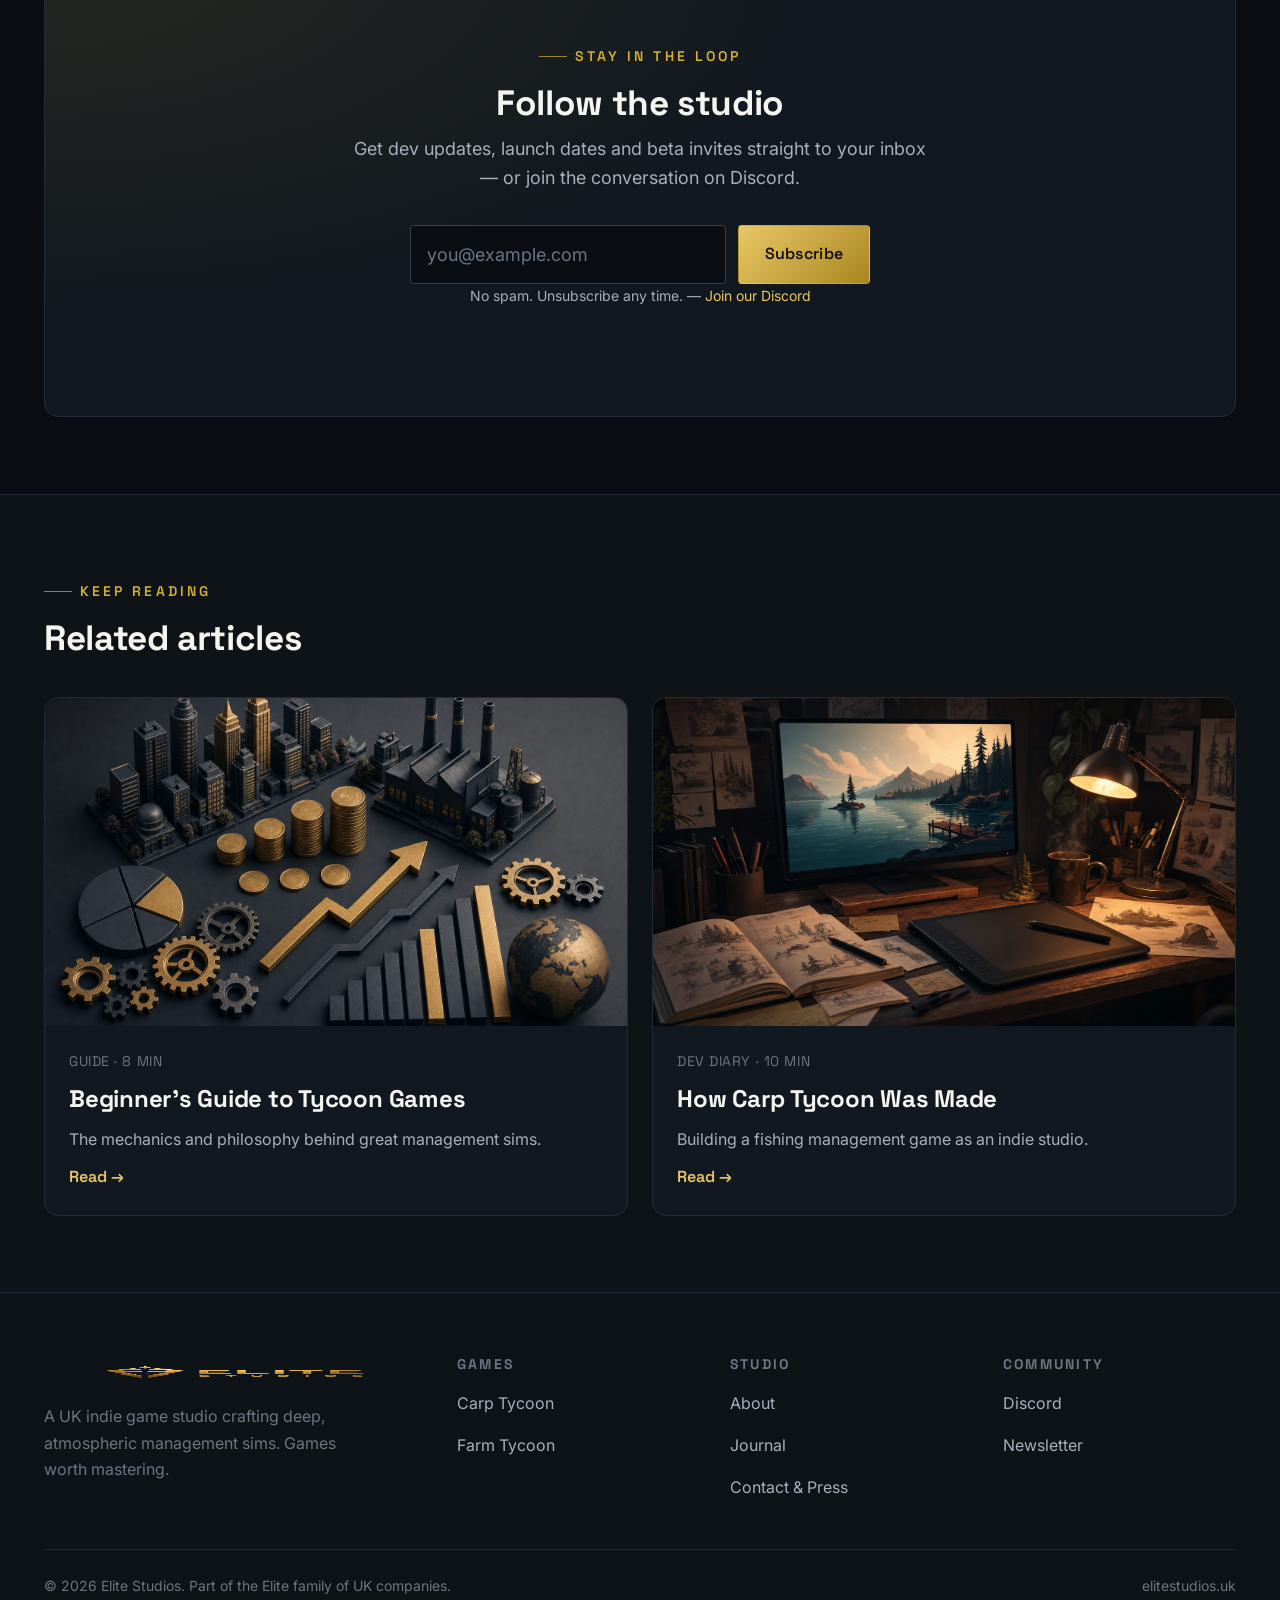
<file: blog/why-tycoon-games-comeback-2026/index.html>
<!DOCTYPE html>
<html lang="en">
<head>
  <meta charset="UTF-8" />
  <meta name="viewport" content="width=device-width, initial-scale=1.0" />
  <title>Why Tycoon Games Are Making a Comeback in 2026 | Elite Studios</title>
  <meta name="description" content="Tycoon and management games are thriving in 2026. We look at the Steam data, the indie boom and the cultural reasons the genre is back in force." />
  <link rel="canonical" href="https://elitestudios.uk/blog/why-tycoon-games-comeback-2026/" />
  <meta name="author" content="Elite Studios Team" />
  <meta property="og:type" content="article" />
  <meta property="og:site_name" content="Elite Studios" />
  <meta property="og:title" content="Why Tycoon Games Are Making a Comeback in 2026" />
  <meta property="og:description" content="Tycoon and management games are thriving in 2026. We look at the Steam data, the indie boom and the cultural reasons the genre is back in force." />
  <meta property="og:url" content="https://elitestudios.uk/blog/why-tycoon-games-comeback-2026/" />
  <meta property="og:image" content="https://elitestudios.uk/img/blog-comeback.jpg" />
  <meta property="article:published_time" content="2026-04-07T09:00:00Z" />
  <meta property="article:author" content="Elite Studios Team" />
  <meta name="twitter:card" content="summary_large_image" />
  <meta name="twitter:title" content="Why Tycoon Games Are Making a Comeback in 2026" />
  <meta name="twitter:description" content="Tycoon and management games are thriving in 2026. We look at the Steam data, the indie boom and the cultural reasons the genre is back in force." />
  <meta name="twitter:image" content="https://elitestudios.uk/img/blog-comeback.jpg" />
  <link rel="icon" type="image/png" href="../../img/favicon.png" />
  <link rel="apple-touch-icon" href="../../img/apple-touch-icon.png" />
  <link rel="preconnect" href="https://fonts.googleapis.com" />
  <link rel="preconnect" href="https://fonts.gstatic.com" crossorigin />
  <link href="https://fonts.googleapis.com/css2?family=Space+Grotesk:wght@500;600;700&family=Inter:wght@400;500;600&display=swap" rel="stylesheet" />
  <link rel="stylesheet" href="../../css/style.css" />
  <script type="application/ld+json">
  {
    "@context": "https://schema.org",
    "@type": "Article",
    "headline": "Why Tycoon Games Are Making a Comeback in 2026",
    "description": "Tycoon and management games are thriving in 2026. We look at the Steam data, the indie boom and the cultural reasons the genre is back in force.",
    "image": "https://elitestudios.uk/img/blog-comeback.jpg",
    "datePublished": "2026-04-07",
    "dateModified": "2026-04-07",
    "author": { "@type": "Organization", "name": "Elite Studios Team", "url": "https://elitestudios.uk/about/" },
    "publisher": {
      "@type": "Organization",
      "name": "Elite Studios",
      "logo": { "@type": "ImageObject", "url": "https://elitestudios.uk/img/elite-studios-logo.png" }
    },
    "mainEntityOfPage": { "@type": "WebPage", "@id": "https://elitestudios.uk/blog/why-tycoon-games-comeback-2026/" },
    "keywords": "tycoon games 2026, management sim comeback, why tycoon games popular, indie tycoon games"
  }
  </script>
</head>
<body data-nav="blog">
  <a class="sr-only" href="#main">Skip to content</a>
    <header class="site-header">
    <div class="container">
      <a class="brand" href="../../index.html" aria-label="Elite Studios home">
        <img src="../../img/elite-studios-logo.png" alt="Elite Studios" width="1717" height="916" />
      </a>
      <nav class="nav" aria-label="Primary">
        <ul class="nav-links">
          <li><a href="../../games/carp-tycoon/index.html" data-navkey="carp">Carp Tycoon</a></li>
          <li><a href="../../games/farm-tycoon/index.html" data-navkey="farm">Farm Tycoon</a></li>
          <li><a href="../../blog/index.html" data-navkey="blog" aria-current="page">Journal</a></li>
          <li><a href="../../about/index.html" data-navkey="about">About</a></li>
          <li><a href="../../contact/index.html" data-navkey="contact">Contact</a></li>
        </ul>
        <div class="nav-cta">
          <a class="btn btn--ghost" href="#" aria-label="Join our Discord">Discord</a>
          <button class="menu-toggle" aria-label="Open menu" aria-expanded="false" aria-controls="mobile-nav">
            <svg width="24" height="24" viewBox="0 0 24 24" fill="none" stroke="currentColor" stroke-width="2"><line x1="3" y1="6" x2="21" y2="6"/><line x1="3" y1="12" x2="21" y2="12"/><line x1="3" y1="18" x2="21" y2="18"/></svg>
          </button>
        </div>
      </nav>
    </div>
    <nav class="mobile-nav" id="mobile-nav" aria-label="Mobile">
      <a href="../../games/carp-tycoon/index.html">Carp Tycoon</a>
      <a href="../../games/farm-tycoon/index.html">Farm Tycoon</a>
      <a href="../../blog/index.html">Journal</a>
      <a href="../../about/index.html">About</a>
      <a href="../../contact/index.html">Contact</a>
      <a href="#" style="color:var(--color-gold-bright);">Join our Discord</a>
    </nav>
  </header>

  <main id="main">
    <article class="article">
      <div class="container">
        <div class="article__head">
          <p class="breadcrumb"><a href="../../index.html">Home</a> / <a href="../../blog/index.html">Journal</a> / <span>Why Tycoon Games Are Back</span></p>
          <span class="eyebrow">Analysis</span>
          <h1 style="font-size: var(--text-2xl); margin-top: var(--space-4);">Why Tycoon Games Are Making a Comeback in 2026</h1>
          <div class="article__meta">
            <span>By Elite Studios Team</span><span class="dot"></span>
            <span>7 April 2026</span><span class="dot"></span>
            <span>7 min read</span>
          </div>
        </div>
      </div>
      <figure class="article__hero">
        <img src="../../img/blog-comeback.jpg" alt="A glowing gold line graph rising over a dark field of miniature simulated buildings" />
      </figure>
      <div class="container">
        <div class="prose">

          <p>Open Steam's new releases in 2026 and you'll notice something: the management sim is everywhere. Museums, zoos, dinosaur parks, prisons, farms, fisheries. A genre that spent the 2010s in the shadow of shooters and battle royales is having a genuine renaissance — and it's not an accident. Here's what's driving it.</p>

          <h2>The sequels came back — and so did the classics</h2>
          <p>The last few years brought a steady drumbeat of high-profile management releases. Two Point Studios followed Hospital and Campus with the well-reviewed <a href="https://www.pcgamesn.com/best-tycoon-games" rel="nofollow">Two Point Museum</a>. Jurassic World Evolution reached its third entry. Planet Coaster and Planet Zoo kept the theme-park and animal-park traditions alive as the spiritual heirs to Roller Coaster Tycoon and Zoo Tycoon. These aren't niche curios — they're polished, big-budget games treating the genre as a headline act again.</p>
          <p>That mainstream investment matters. It signals to players that management is a genre worth their time, and it pulls a new audience in who then go looking for more.</p>

          <h2>The indie scene found its perfect genre</h2>
          <p>Here's the quieter, more important story. Management sims are, in many ways, the <em>ideal</em> genre for a small team. They're systems-driven rather than content-driven, which means a handful of well-designed interacting mechanics can generate hundreds of hours of variety without a huge art or level-design budget. You don't need a cast of voice actors or a sprawling hand-crafted world — you need one great loop.</p>
          <p>The result is a flood of inventive indie tycoons taking the genre into subjects the big studios never would: running a tavern, a supermarket, a repair shop, a fishery. Dozens of management games shipped in the last year alone, and communities like r/tycoon track them eagerly. The barrier to making a good one has never been lower, and the appetite has never been higher.</p>
          <blockquote>Management sims are the indie developer's dream: deep systems, modest budgets, and an audience that plays for hundreds of hours.</blockquote>

          <h2>Players want calm, systemic games</h2>
          <p>There's a cultural current underneath all this too. After a decade dominated by twitch-reflex competition and always-online live-service pressure, a lot of players are gravitating toward slower, more thoughtful experiences. The rise of "cosy games" is part of the same wave. Management sims scratch a specific itch: the deep satisfaction of taking something small and messy and making it work — on your own schedule, at your own pace, with no one shooting at you.</p>
          <p>It's a fundamentally optimistic genre. You build rather than destroy. You solve rather than win. In an anxious world, that quiet sense of competence and control is genuinely appealing.</p>

          <h2>The tools got better</h2>
          <p>Practically, engines and asset pipelines have matured to the point where a tiny team can build a visually convincing simulated world. Simulation is computationally cheap compared to cutting-edge rendering, so a two-person studio can model a living population of fish or a whole farm economy on modest hardware. The genre's technical demands play to the strengths of small developers.</p>

          <h2>Where the genre goes next</h2>
          <p>Our bet is that the specialisation continues. As the broad categories — parks, zoos, hospitals — get well-covered, the interesting frontier is <em>authentic niche subjects</em>: real businesses and hobbies with genuine systems underneath, made by people who care about them. That's precisely the space we're working in.</p>
          <p><a href="../../games/carp-tycoon/index.html">Carp Tycoon</a> and <a href="../../games/farm-tycoon/index.html">Farm Tycoon</a> are our contribution to this moment — management sims about subjects we love, built with the depth-first, no-dark-patterns philosophy we think the genre deserves. If you want to understand what makes these games tick, start with our <a href="../../blog/tycoon-games-beginners-guide/index.html">beginner's guide to tycoon games</a>. And if you'd like a front-row seat as the genre keeps growing, our <a href="#">Discord</a> is the place to be.</p>

          <hr />
          <p style="color: var(--color-text-faint); font-size: var(--text-sm);">Written by the Elite Studios Team. We build management sims worth mastering &mdash; starting with <a href="../../games/carp-tycoon/index.html">Carp Tycoon</a> and <a href="../../games/farm-tycoon/index.html">Farm Tycoon</a>.</p>
        </div>
      </div>
    </article>

    <section class="section section--tight">
      <div class="container">
        <div class="cta-band reveal">
          <span class="eyebrow" style="justify-content:center;">Stay in the loop</span>
          <h2 style="margin-top: var(--space-4);">Follow the studio</h2>
          <p>Get dev updates, launch dates and beta invites straight to your inbox &mdash; or join the conversation on Discord.</p>
          <form class="newsletter-form" data-static action="#" method="post" aria-label="Newsletter signup">
            <label class="sr-only" for="nl">Email address</label>
            <input id="nl" type="email" name="email" placeholder="you@example.com" required />
            <button class="btn btn--gold" type="submit">Subscribe</button>
          </form>
          <p class="form-status form-note" role="status" hidden></p>
          <p class="form-note">No spam. Unsubscribe any time. &mdash; <a href="#" style="color:var(--color-gold-bright);">Join our Discord</a></p>
        </div>
      </div>
    </section>

    <section class="section section--tight" style="background: var(--color-bg-2); border-top: 1px solid var(--color-border);">
      <div class="container">
        <header class="reveal" style="margin-bottom: var(--space-10);">
          <span class="eyebrow">Keep reading</span>
          <h2 class="section-title" style="margin-top: var(--space-4);">Related articles</h2>
        </header>
        <div class="grid grid--2">
          <a class="post-card reveal" href="../../blog/tycoon-games-beginners-guide/index.html">
            <img class="post-card__img" src="../../img/blog-tycoon-guide.jpg" alt="Beginner's Guide to Tycoon Games" loading="lazy" />
            <div class="post-card__body">
              <span class="post-meta">Guide · 8 min</span>
              <h3>Beginner's Guide to Tycoon Games</h3>
              <p>The mechanics and philosophy behind great management sims.</p>
              <span class="card-link">Read &rarr;</span>
            </div>
          </a>
          <a class="post-card reveal" href="../../blog/how-carp-tycoon-was-made/index.html">
            <img class="post-card__img" src="../../img/blog-how-made.jpg" alt="How Carp Tycoon Was Made" loading="lazy" />
            <div class="post-card__body">
              <span class="post-meta">Dev Diary · 10 min</span>
              <h3>How Carp Tycoon Was Made</h3>
              <p>Building a fishing management game as an indie studio.</p>
              <span class="card-link">Read &rarr;</span>
            </div>
          </a>
        </div>
      </div>
    </section>
  </main>

    <footer class="site-footer">
    <div class="container">
      <div class="footer-grid">
        <div class="footer-brand">
          <img src="../../img/elite-studios-logo.png" alt="Elite Studios" width="1717" height="916" />
          <p>A UK indie game studio crafting deep, atmospheric management sims. Games worth mastering.</p>
        </div>
        <div class="footer-col">
          <h4>Games</h4>
          <ul>
            <li><a href="../../games/carp-tycoon/index.html">Carp Tycoon</a></li>
            <li><a href="../../games/farm-tycoon/index.html">Farm Tycoon</a></li>
          </ul>
        </div>
        <div class="footer-col">
          <h4>Studio</h4>
          <ul>
            <li><a href="../../about/index.html">About</a></li>
            <li><a href="../../blog/index.html">Journal</a></li>
            <li><a href="../../contact/index.html">Contact &amp; Press</a></li>
          </ul>
        </div>
        <div class="footer-col">
          <h4>Community</h4>
          <ul>
            <li><a href="#">Discord</a></li>
            <li><a href="#journal">Newsletter</a></li>
          </ul>
        </div>
      </div>
      <div class="footer-bottom">
        <span>&copy; 2026 Elite Studios. Part of the Elite family of UK companies.</span>
        <span>elitestudios.uk</span>
      </div>
    </div>
  </footer>
    <a class="discord-fab" href="#" aria-label="Join the Elite Studios Discord">
    <svg width="22" height="22" viewBox="0 0 24 24" fill="currentColor"><path d="M20.317 4.369a19.79 19.79 0 0 0-4.885-1.515.074.074 0 0 0-.079.037c-.211.375-.444.865-.608 1.25a18.27 18.27 0 0 0-5.487 0 12.64 12.64 0 0 0-.617-1.25.077.077 0 0 0-.079-.037A19.736 19.736 0 0 0 3.677 4.37a.07.07 0 0 0-.032.027C.533 9.046-.32 13.58.099 18.057a.082.082 0 0 0 .031.057 19.9 19.9 0 0 0 5.993 3.03.078.078 0 0 0 .084-.028c.462-.63.874-1.295 1.226-1.994a.076.076 0 0 0-.041-.106 13.1 13.1 0 0 1-1.872-.892.077.077 0 0 1-.008-.128c.126-.094.252-.192.372-.291a.074.074 0 0 1 .077-.01c3.928 1.793 8.18 1.793 12.062 0a.074.074 0 0 1 .078.009c.12.099.246.198.373.292a.077.077 0 0 1-.006.127 12.3 12.3 0 0 1-1.873.891.077.077 0 0 0-.041.107c.36.698.772 1.362 1.225 1.993a.076.076 0 0 0 .084.028 19.84 19.84 0 0 0 6.002-3.03.077.077 0 0 0 .032-.056c.5-5.177-.838-9.674-3.549-13.66a.061.061 0 0 0-.031-.028ZM8.02 15.331c-1.183 0-2.157-1.086-2.157-2.419 0-1.333.955-2.419 2.157-2.419 1.211 0 2.176 1.096 2.157 2.42 0 1.332-.955 2.418-2.157 2.418Zm7.975 0c-1.183 0-2.157-1.086-2.157-2.419 0-1.333.955-2.419 2.157-2.419 1.21 0 2.176 1.096 2.157 2.42 0 1.332-.946 2.418-2.157 2.418Z"/></svg>
    <span class="label">Join Discord</span>
  </a>
  <script src="../../js/main.js" defer></script>
</body>
</html>
</file>
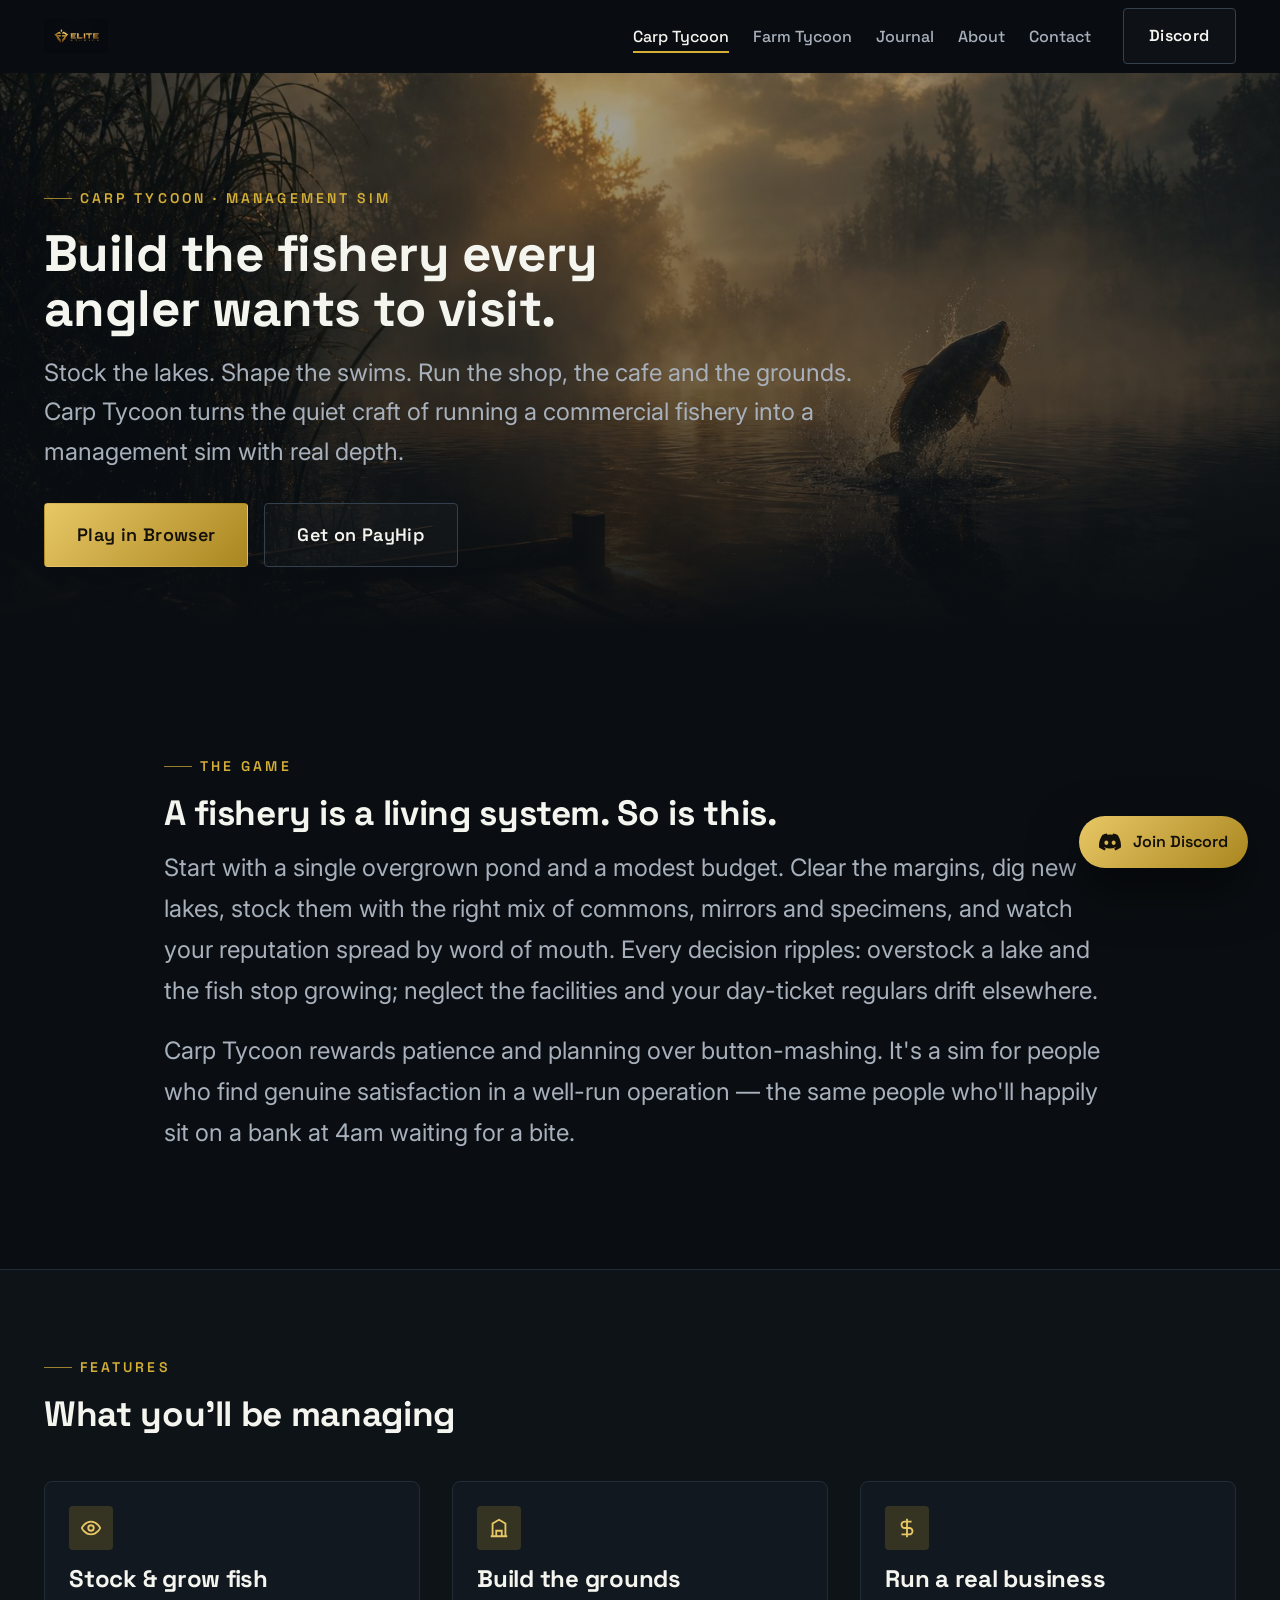
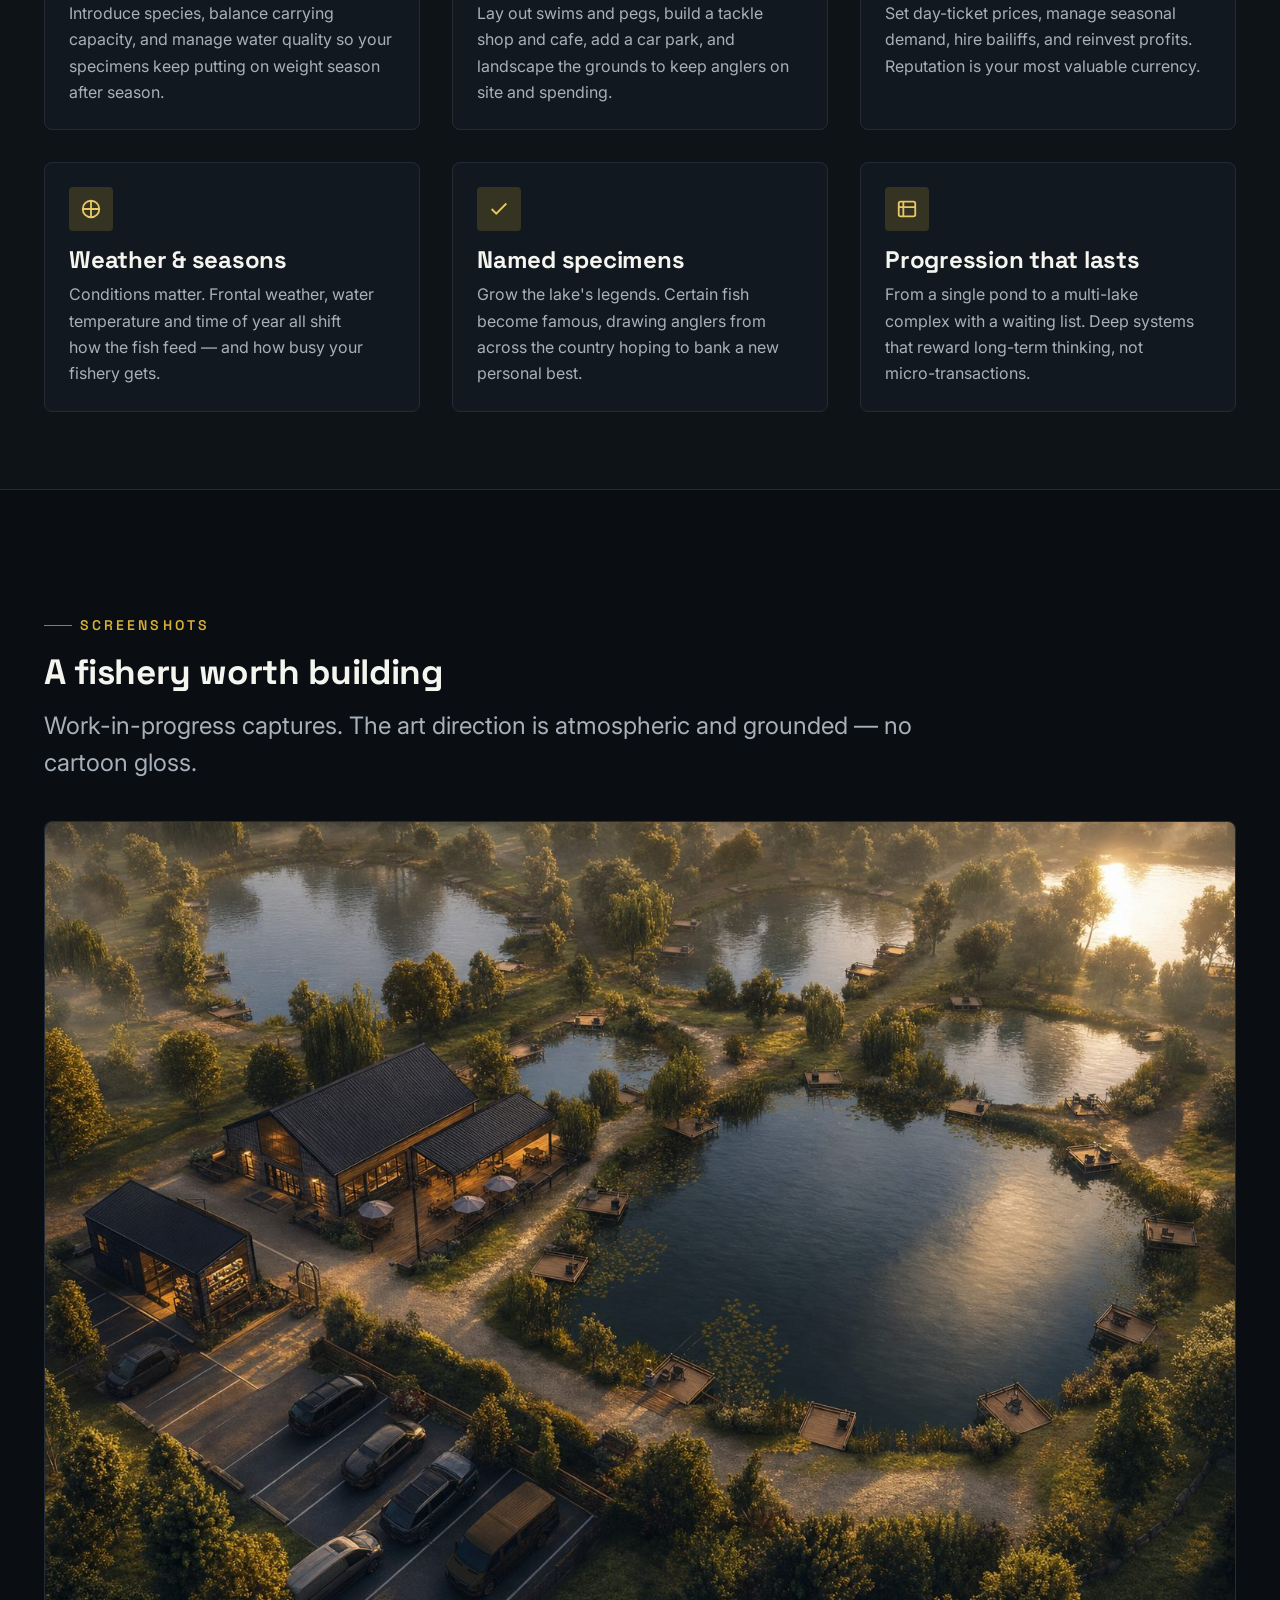
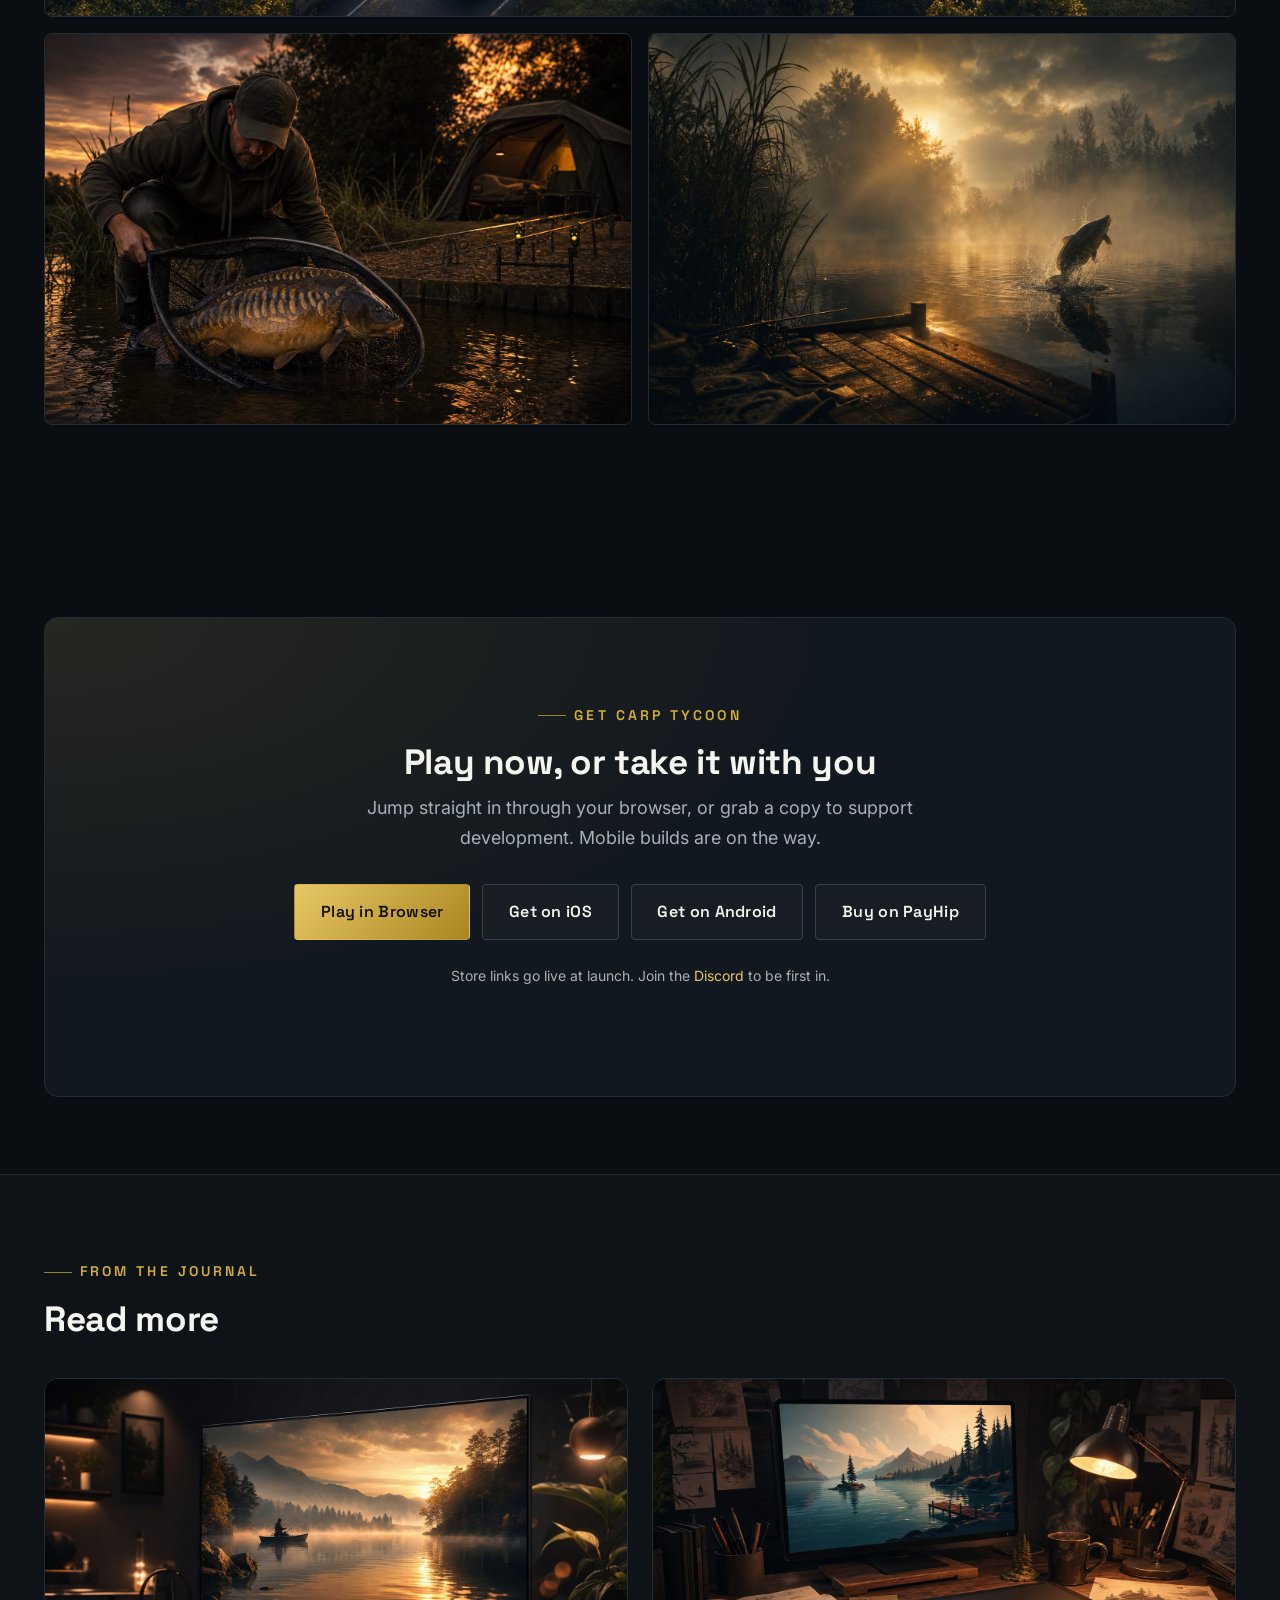
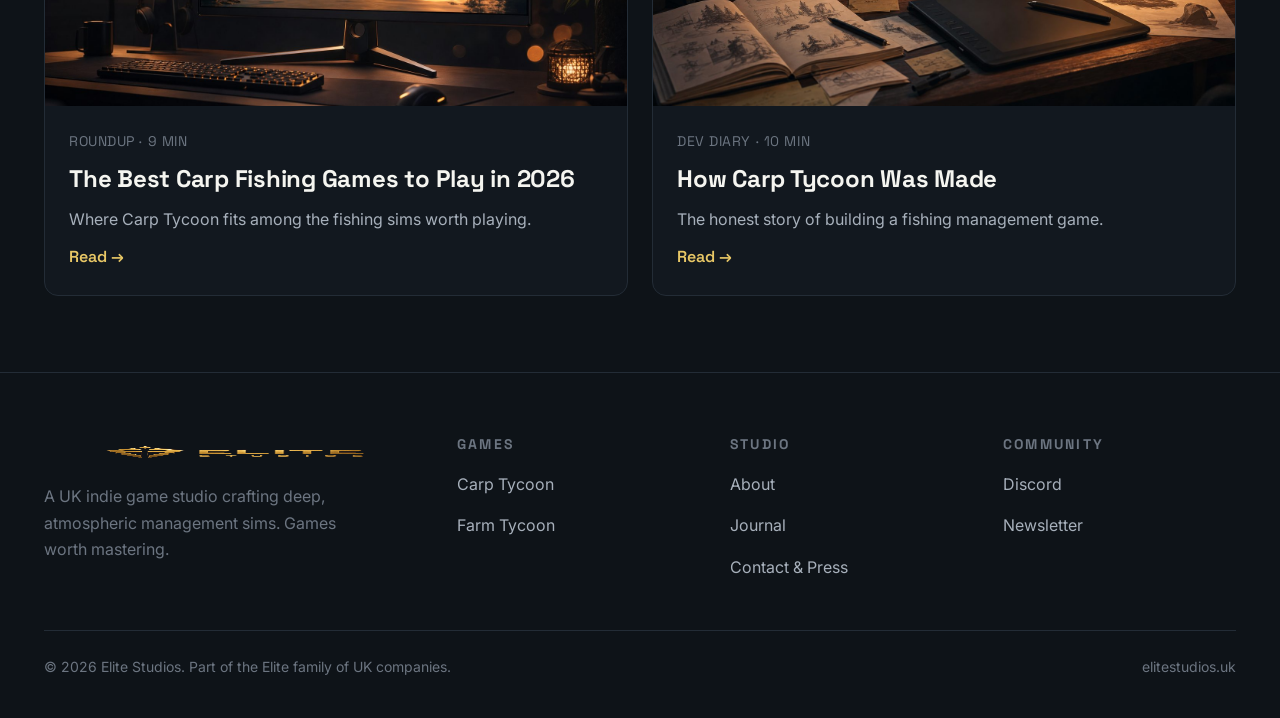
<file: games/carp-tycoon/index.html>
<!DOCTYPE html>
<html lang="en">
<head>
  <meta charset="UTF-8" />
  <meta name="viewport" content="width=device-width, initial-scale=1.0" />
  <title>Carp Tycoon — Build Your Own Fishery | Elite Studios</title>
  <meta name="description" content="Carp Tycoon is a fishing management sim from Elite Studios. Build a commercial carp fishery, stock the lakes, run the grounds and keep your anglers coming back." />
  <link rel="canonical" href="https://elitestudios.uk/games/carp-tycoon/" />
  <meta property="og:type" content="website" />
  <meta property="og:site_name" content="Elite Studios" />
  <meta property="og:title" content="Carp Tycoon — Build Your Own Fishery" />
  <meta property="og:description" content="A fishing management sim. Build a commercial carp fishery from the ground up." />
  <meta property="og:url" content="https://elitestudios.uk/games/carp-tycoon/" />
  <meta property="og:image" content="https://elitestudios.uk/img/carp-tycoon-hero.jpg" />
  <meta name="twitter:card" content="summary_large_image" />
  <meta name="twitter:title" content="Carp Tycoon — Build Your Own Fishery" />
  <meta name="twitter:image" content="https://elitestudios.uk/img/carp-tycoon-hero.jpg" />
  <link rel="icon" type="image/png" href="../../img/favicon.png" />
  <link rel="apple-touch-icon" href="../../img/apple-touch-icon.png" />
  <link rel="preconnect" href="https://fonts.googleapis.com" />
  <link rel="preconnect" href="https://fonts.gstatic.com" crossorigin />
  <link href="https://fonts.googleapis.com/css2?family=Space+Grotesk:wght@500;600;700&family=Inter:wght@400;500;600&display=swap" rel="stylesheet" />
  <link rel="stylesheet" href="../../css/style.css" />
  <script type="application/ld+json">
  {
    "@context": "https://schema.org",
    "@type": "VideoGame",
    "name": "Carp Tycoon",
    "url": "https://elitestudios.uk/games/carp-tycoon/",
    "image": "https://elitestudios.uk/img/carp-tycoon-hero.jpg",
    "description": "A fishing management simulation where you build and run a commercial carp fishery — stocking lakes, managing the grounds and growing a loyal base of anglers.",
    "genre": ["Simulation", "Management", "Tycoon"],
    "gamePlatform": ["PC", "Web Browser", "iOS", "Android"],
    "publisher": { "@type": "Organization", "name": "Elite Studios", "url": "https://elitestudios.uk/" },
    "author": { "@type": "Organization", "name": "Elite Studios" }
  }
  </script>
</head>
<body data-nav="carp">
  <a class="sr-only" href="#main">Skip to content</a>
    <header class="site-header">
    <div class="container">
      <a class="brand" href="../../index.html" aria-label="Elite Studios home">
        <img src="../../img/elite-studios-logo.png" alt="Elite Studios" width="1717" height="916" />
      </a>
      <nav class="nav" aria-label="Primary">
        <ul class="nav-links">
          <li><a href="../../games/carp-tycoon/index.html" data-navkey="carp" aria-current="page">Carp Tycoon</a></li>
          <li><a href="../../games/farm-tycoon/index.html" data-navkey="farm">Farm Tycoon</a></li>
          <li><a href="../../blog/index.html" data-navkey="blog">Journal</a></li>
          <li><a href="../../about/index.html" data-navkey="about">About</a></li>
          <li><a href="../../contact/index.html" data-navkey="contact">Contact</a></li>
        </ul>
        <div class="nav-cta">
          <a class="btn btn--ghost" href="#" aria-label="Join our Discord">Discord</a>
          <button class="menu-toggle" aria-label="Open menu" aria-expanded="false" aria-controls="mobile-nav">
            <svg width="24" height="24" viewBox="0 0 24 24" fill="none" stroke="currentColor" stroke-width="2"><line x1="3" y1="6" x2="21" y2="6"/><line x1="3" y1="12" x2="21" y2="12"/><line x1="3" y1="18" x2="21" y2="18"/></svg>
          </button>
        </div>
      </nav>
    </div>
    <nav class="mobile-nav" id="mobile-nav" aria-label="Mobile">
      <a href="../../games/carp-tycoon/index.html">Carp Tycoon</a>
      <a href="../../games/farm-tycoon/index.html">Farm Tycoon</a>
      <a href="../../blog/index.html">Journal</a>
      <a href="../../about/index.html">About</a>
      <a href="../../contact/index.html">Contact</a>
      <a href="#" style="color:var(--color-gold-bright);">Join our Discord</a>
    </nav>
  </header>

  <main id="main">
    <section class="page-hero">
      <img class="page-hero__img" src="../../img/carp-tycoon-hero.jpg" alt="A large mirror carp leaping from a misty dawn lake with a wooden platform in the foreground" />
      <div class="container">
        <span class="eyebrow">Carp Tycoon · Management Sim</span>
        <h1 style="margin-top: var(--space-4);">Build the fishery every angler wants to visit.</h1>
        <p class="lead">Stock the lakes. Shape the swims. Run the shop, the cafe and the grounds. Carp Tycoon turns the quiet craft of running a commercial fishery into a management sim with real depth.</p>
        <div class="hero-actions" style="justify-content:flex-start; margin-top: var(--space-8);">
          <a class="btn btn--gold btn--lg" href="#">Play in Browser</a>
          <a class="btn btn--ghost btn--lg" href="#">Get on PayHip</a>
        </div>
      </div>
    </section>

    <!-- Overview -->
    <section class="section">
      <div class="container container--default">
        <div class="reveal">
          <span class="eyebrow">The Game</span>
          <h2 class="section-title" style="margin-top: var(--space-4);">A fishery is a living system. So is this.</h2>
          <p style="color: var(--color-text-muted); font-size: var(--text-lg); line-height: 1.7;">Start with a single overgrown pond and a modest budget. Clear the margins, dig new lakes, stock them with the right mix of commons, mirrors and specimens, and watch your reputation spread by word of mouth. Every decision ripples: overstock a lake and the fish stop growing; neglect the facilities and your day-ticket regulars drift elsewhere.</p>
          <p style="color: var(--color-text-muted); font-size: var(--text-lg); line-height: 1.7; margin-top: var(--space-5);">Carp Tycoon rewards patience and planning over button-mashing. It's a sim for people who find genuine satisfaction in a well-run operation — the same people who'll happily sit on a bank at 4am waiting for a bite.</p>
        </div>
      </div>
    </section>

    <!-- Features -->
    <section class="section section--tight" style="background: var(--color-bg-2); border-block: 1px solid var(--color-border);">
      <div class="container">
        <header class="reveal" style="margin-bottom: var(--space-12);">
          <span class="eyebrow">Features</span>
          <h2 class="section-title" style="margin-top: var(--space-4);">What you'll be managing</h2>
        </header>
        <div class="feature-grid">
          <div class="feature reveal">
            <div class="feature__icon"><svg width="22" height="22" viewBox="0 0 24 24" fill="none" stroke="currentColor" stroke-width="2"><path d="M2 12s3-7 10-7 10 7 10 7-3 7-10 7-10-7-10-7Z"/><circle cx="12" cy="12" r="3"/></svg></div>
            <h3>Stock &amp; grow fish</h3>
            <p>Introduce species, balance carrying capacity, and manage water quality so your specimens keep putting on weight season after season.</p>
          </div>
          <div class="feature reveal">
            <div class="feature__icon"><svg width="22" height="22" viewBox="0 0 24 24" fill="none" stroke="currentColor" stroke-width="2"><path d="M3 21h18M5 21V7l7-4 7 4v14M9 21v-6h6v6"/></svg></div>
            <h3>Build the grounds</h3>
            <p>Lay out swims and pegs, build a tackle shop and cafe, add a car park, and landscape the grounds to keep anglers on site and spending.</p>
          </div>
          <div class="feature reveal">
            <div class="feature__icon"><svg width="22" height="22" viewBox="0 0 24 24" fill="none" stroke="currentColor" stroke-width="2"><path d="M12 2v20M17 5H9.5a3.5 3.5 0 0 0 0 7h5a3.5 3.5 0 0 1 0 7H6"/></svg></div>
            <h3>Run a real business</h3>
            <p>Set day-ticket prices, manage seasonal demand, hire bailiffs, and reinvest profits. Reputation is your most valuable currency.</p>
          </div>
          <div class="feature reveal">
            <div class="feature__icon"><svg width="22" height="22" viewBox="0 0 24 24" fill="none" stroke="currentColor" stroke-width="2"><path d="M12 3v18M3 12h18"/><circle cx="12" cy="12" r="9"/></svg></div>
            <h3>Weather &amp; seasons</h3>
            <p>Conditions matter. Frontal weather, water temperature and time of year all shift how the fish feed — and how busy your fishery gets.</p>
          </div>
          <div class="feature reveal">
            <div class="feature__icon"><svg width="22" height="22" viewBox="0 0 24 24" fill="none" stroke="currentColor" stroke-width="2"><path d="M20 6 9 17l-5-5"/></svg></div>
            <h3>Named specimens</h3>
            <p>Grow the lake's legends. Certain fish become famous, drawing anglers from across the country hoping to bank a new personal best.</p>
          </div>
          <div class="feature reveal">
            <div class="feature__icon"><svg width="22" height="22" viewBox="0 0 24 24" fill="none" stroke="currentColor" stroke-width="2"><rect x="3" y="4" width="18" height="16" rx="2"/><path d="M3 10h18M8 4v16"/></svg></div>
            <h3>Progression that lasts</h3>
            <p>From a single pond to a multi-lake complex with a waiting list. Deep systems that reward long-term thinking, not micro-transactions.</p>
          </div>
        </div>
      </div>
    </section>

    <!-- Screenshots -->
    <section class="section">
      <div class="container">
        <header class="reveal" style="margin-bottom: var(--space-10);">
          <span class="eyebrow">Screenshots</span>
          <h2 class="section-title" style="margin-top: var(--space-4);">A fishery worth building</h2>
          <p class="section-lead">Work-in-progress captures. The art direction is atmospheric and grounded — no cartoon gloss.</p>
        </header>
        <div class="shots reveal">
          <figure>
            <img src="../../img/carp-screenshot-1.jpg" alt="Aerial view of a developed carp fishery with multiple lakes, a shop and cafe" loading="lazy" />
          </figure>
          <figure>
            <img src="../../img/carp-screenshot-2.jpg" alt="An angler landing a large mirror carp at dusk with rods on rests" loading="lazy" />
          </figure>
          <figure>
            <img src="../../img/carp-tycoon-hero.jpg" alt="A carp breaking the surface of a misty lake at dawn" loading="lazy" />
          </figure>
        </div>
      </div>
    </section>

    <!-- Availability / platforms -->
    <section class="section section--tight">
      <div class="container">
        <div class="cta-band reveal">
          <span class="eyebrow" style="justify-content:center;">Get Carp Tycoon</span>
          <h2 style="margin-top: var(--space-4);">Play now, or take it with you</h2>
          <p>Jump straight in through your browser, or grab a copy to support development. Mobile builds are on the way.</p>
          <div class="platforms" style="justify-content:center;">
            <a class="btn btn--gold" href="#">Play in Browser</a>
            <a class="btn btn--ghost" href="#">Get on iOS</a>
            <a class="btn btn--ghost" href="#">Get on Android</a>
            <a class="btn btn--ghost" href="#">Buy on PayHip</a>
          </div>
          <p class="form-note" style="margin-top: var(--space-6);">Store links go live at launch. Join the <a href="#" style="color:var(--color-gold-bright);">Discord</a> to be first in.</p>
        </div>
      </div>
    </section>

    <!-- Related reading -->
    <section class="section section--tight" style="background: var(--color-bg-2); border-top: 1px solid var(--color-border);">
      <div class="container">
        <header class="reveal" style="margin-bottom: var(--space-10);">
          <span class="eyebrow">From the Journal</span>
          <h2 class="section-title" style="margin-top: var(--space-4);">Read more</h2>
        </header>
        <div class="grid grid--2">
          <a class="post-card reveal" href="../../blog/best-carp-fishing-games-2026/index.html">
            <img class="post-card__img" src="../../img/blog-carp-games.jpg" alt="A monitor showing a lake scene" loading="lazy" />
            <div class="post-card__body">
              <span class="post-meta">Roundup · 9 min</span>
              <h3>The Best Carp Fishing Games to Play in 2026</h3>
              <p>Where Carp Tycoon fits among the fishing sims worth playing.</p>
              <span class="card-link">Read &rarr;</span>
            </div>
          </a>
          <a class="post-card reveal" href="../../blog/how-carp-tycoon-was-made/index.html">
            <img class="post-card__img" src="../../img/blog-how-made.jpg" alt="A game designer's desk with sketches and a monitor" loading="lazy" />
            <div class="post-card__body">
              <span class="post-meta">Dev Diary · 10 min</span>
              <h3>How Carp Tycoon Was Made</h3>
              <p>The honest story of building a fishing management game.</p>
              <span class="card-link">Read &rarr;</span>
            </div>
          </a>
        </div>
      </div>
    </section>
  </main>

    <footer class="site-footer">
    <div class="container">
      <div class="footer-grid">
        <div class="footer-brand">
          <img src="../../img/elite-studios-logo.png" alt="Elite Studios" width="1717" height="916" />
          <p>A UK indie game studio crafting deep, atmospheric management sims. Games worth mastering.</p>
        </div>
        <div class="footer-col">
          <h4>Games</h4>
          <ul>
            <li><a href="../../games/carp-tycoon/index.html">Carp Tycoon</a></li>
            <li><a href="../../games/farm-tycoon/index.html">Farm Tycoon</a></li>
          </ul>
        </div>
        <div class="footer-col">
          <h4>Studio</h4>
          <ul>
            <li><a href="../../about/index.html">About</a></li>
            <li><a href="../../blog/index.html">Journal</a></li>
            <li><a href="../../contact/index.html">Contact &amp; Press</a></li>
          </ul>
        </div>
        <div class="footer-col">
          <h4>Community</h4>
          <ul>
            <li><a href="#">Discord</a></li>
            <li><a href="#journal">Newsletter</a></li>
          </ul>
        </div>
      </div>
      <div class="footer-bottom">
        <span>&copy; 2026 Elite Studios. Part of the Elite family of UK companies.</span>
        <span>elitestudios.uk</span>
      </div>
    </div>
  </footer>
    <a class="discord-fab" href="#" aria-label="Join the Elite Studios Discord">
    <svg width="22" height="22" viewBox="0 0 24 24" fill="currentColor"><path d="M20.317 4.369a19.79 19.79 0 0 0-4.885-1.515.074.074 0 0 0-.079.037c-.211.375-.444.865-.608 1.25a18.27 18.27 0 0 0-5.487 0 12.64 12.64 0 0 0-.617-1.25.077.077 0 0 0-.079-.037A19.736 19.736 0 0 0 3.677 4.37a.07.07 0 0 0-.032.027C.533 9.046-.32 13.58.099 18.057a.082.082 0 0 0 .031.057 19.9 19.9 0 0 0 5.993 3.03.078.078 0 0 0 .084-.028c.462-.63.874-1.295 1.226-1.994a.076.076 0 0 0-.041-.106 13.1 13.1 0 0 1-1.872-.892.077.077 0 0 1-.008-.128c.126-.094.252-.192.372-.291a.074.074 0 0 1 .077-.01c3.928 1.793 8.18 1.793 12.062 0a.074.074 0 0 1 .078.009c.12.099.246.198.373.292a.077.077 0 0 1-.006.127 12.3 12.3 0 0 1-1.873.891.077.077 0 0 0-.041.107c.36.698.772 1.362 1.225 1.993a.076.076 0 0 0 .084.028 19.84 19.84 0 0 0 6.002-3.03.077.077 0 0 0 .032-.056c.5-5.177-.838-9.674-3.549-13.66a.061.061 0 0 0-.031-.028ZM8.02 15.331c-1.183 0-2.157-1.086-2.157-2.419 0-1.333.955-2.419 2.157-2.419 1.211 0 2.176 1.096 2.157 2.42 0 1.332-.955 2.418-2.157 2.418Zm7.975 0c-1.183 0-2.157-1.086-2.157-2.419 0-1.333.955-2.419 2.157-2.419 1.21 0 2.176 1.096 2.157 2.42 0 1.332-.946 2.418-2.157 2.418Z"/></svg>
    <span class="label">Join Discord</span>
  </a>
  <script src="../../js/main.js" defer></script>
</body>
</html>
</file>
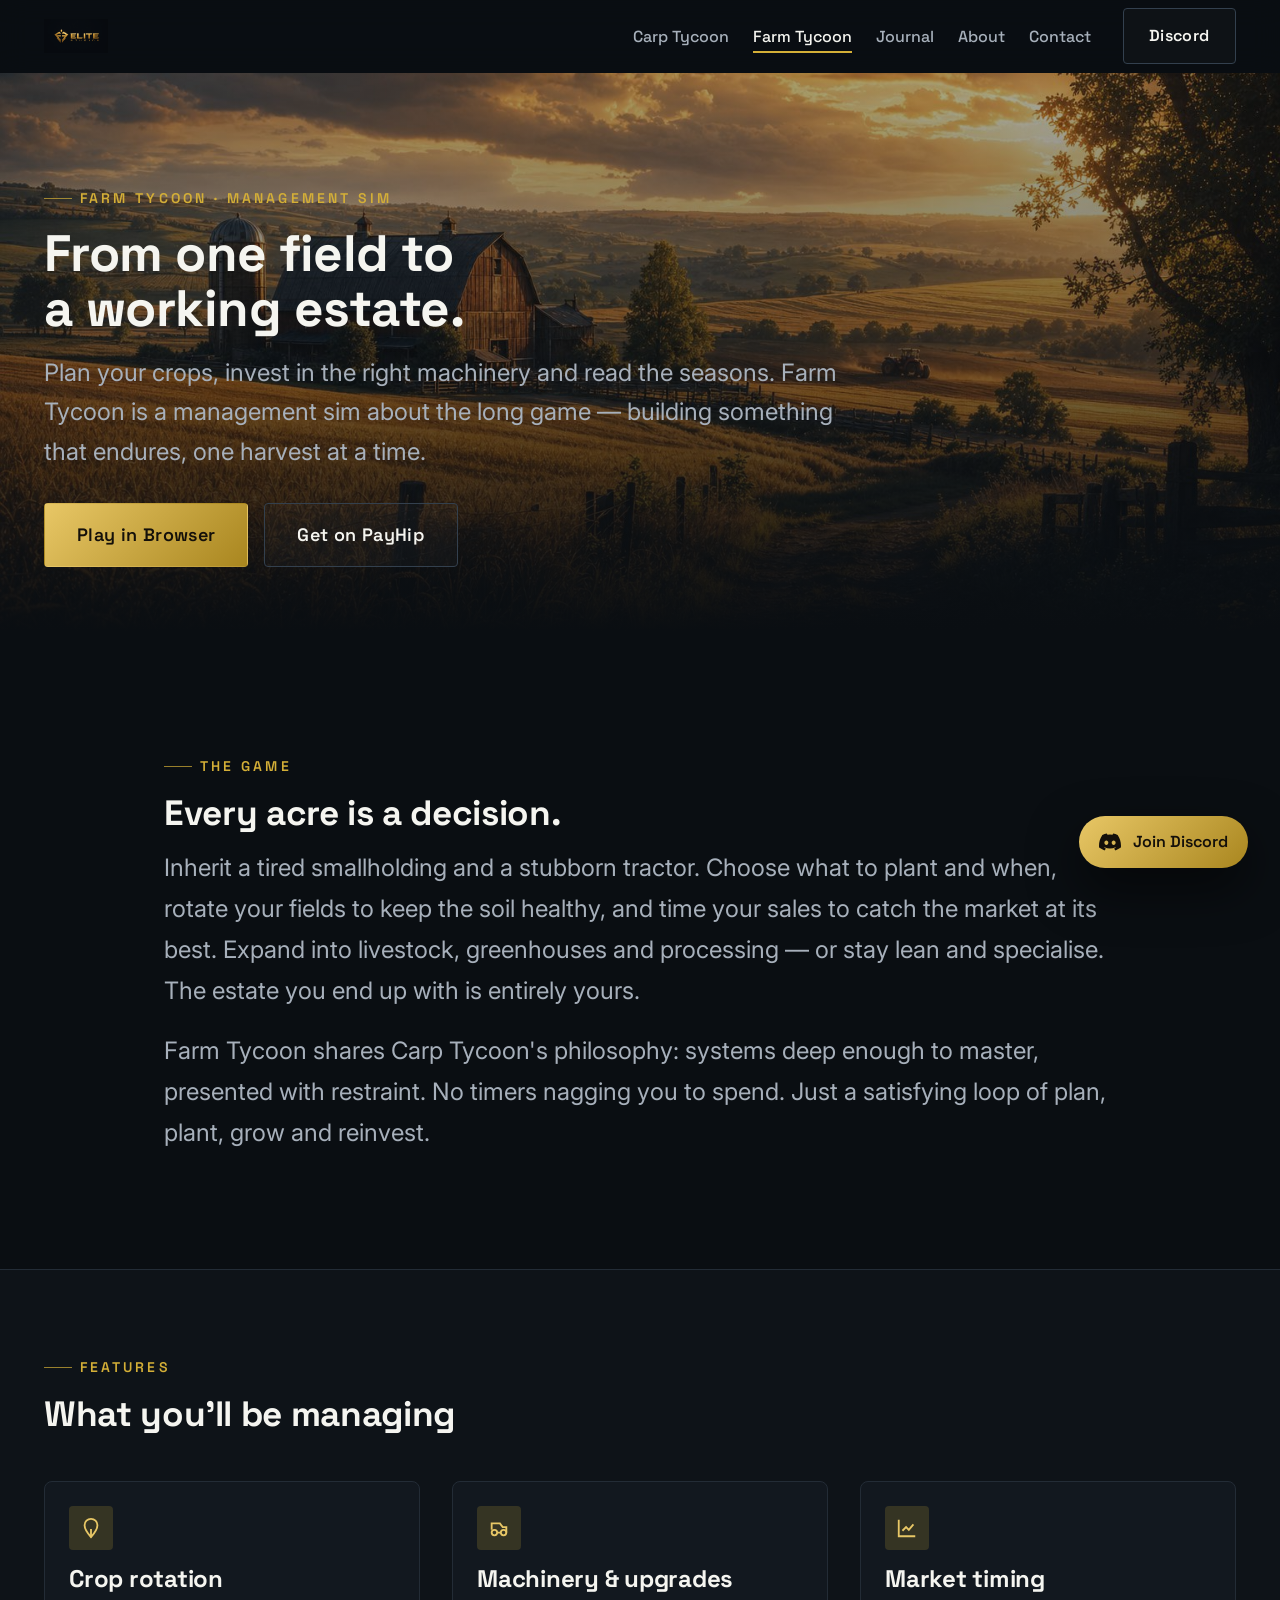
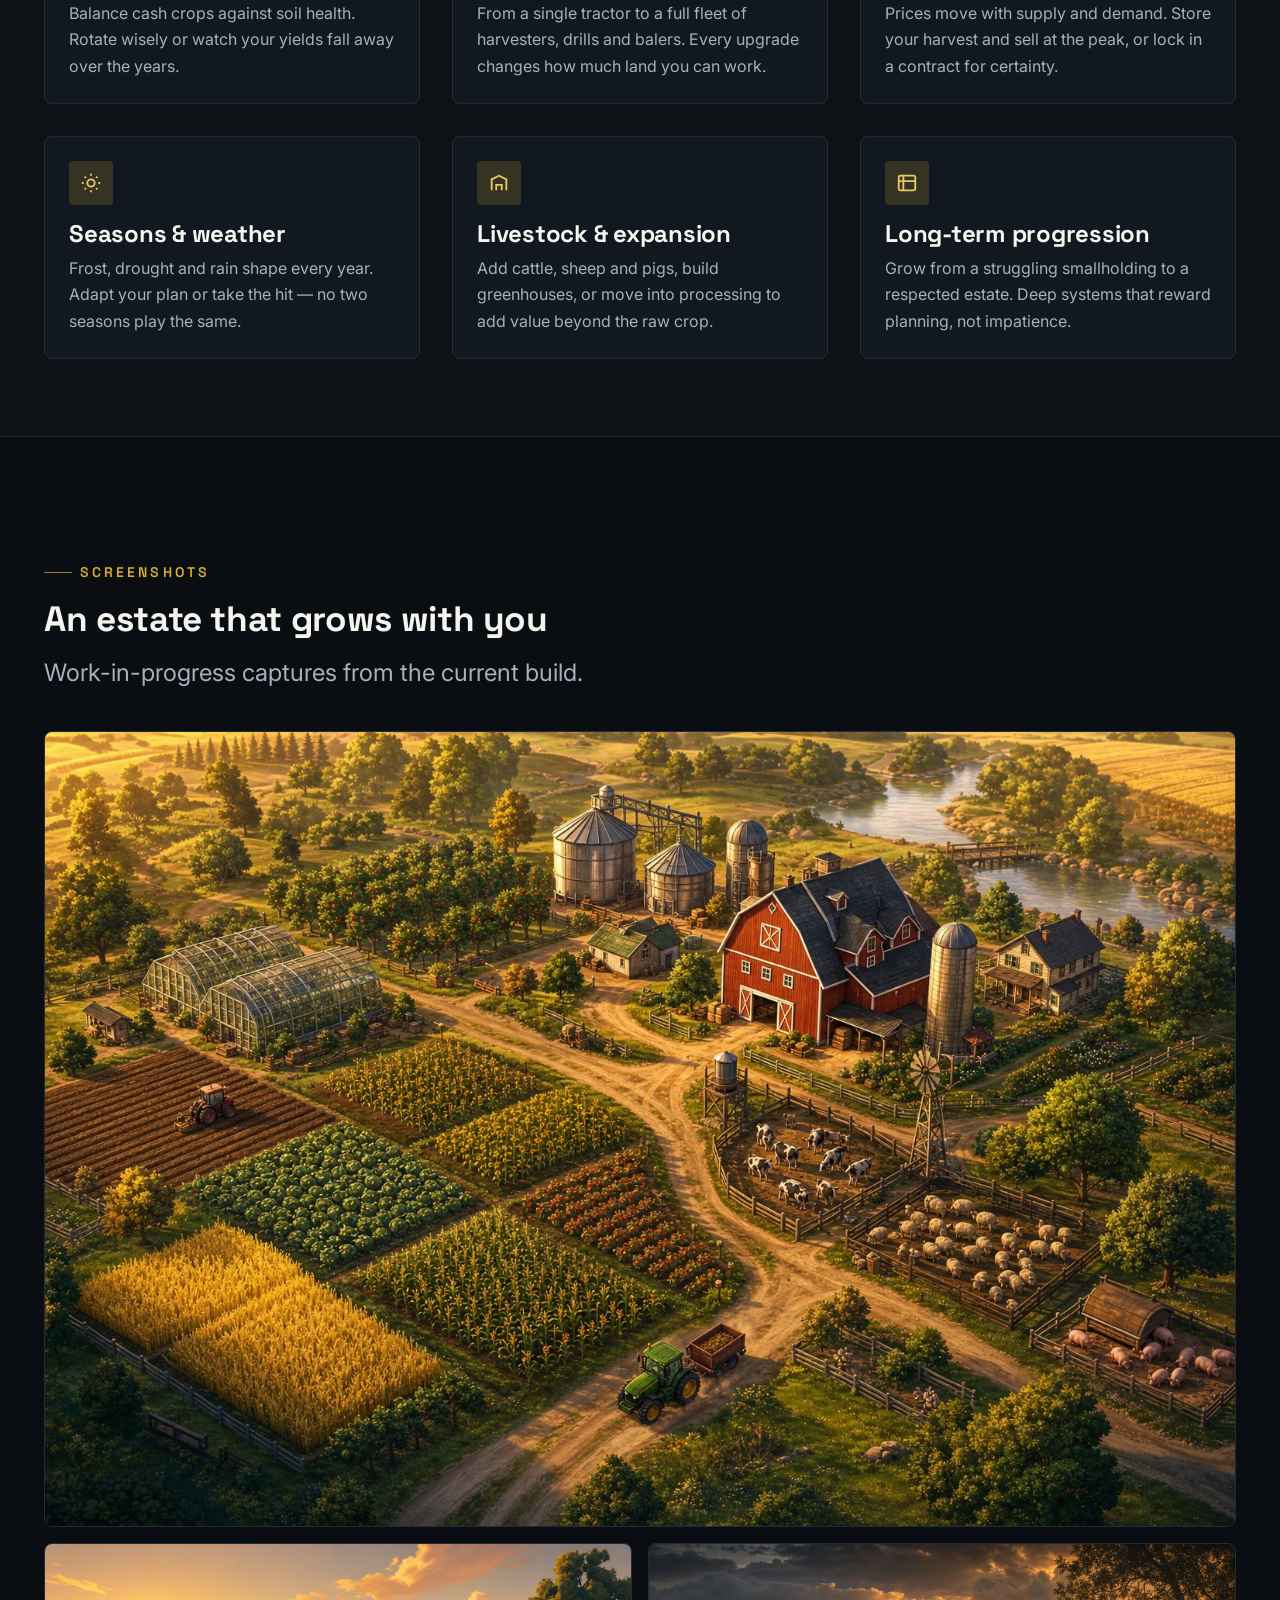
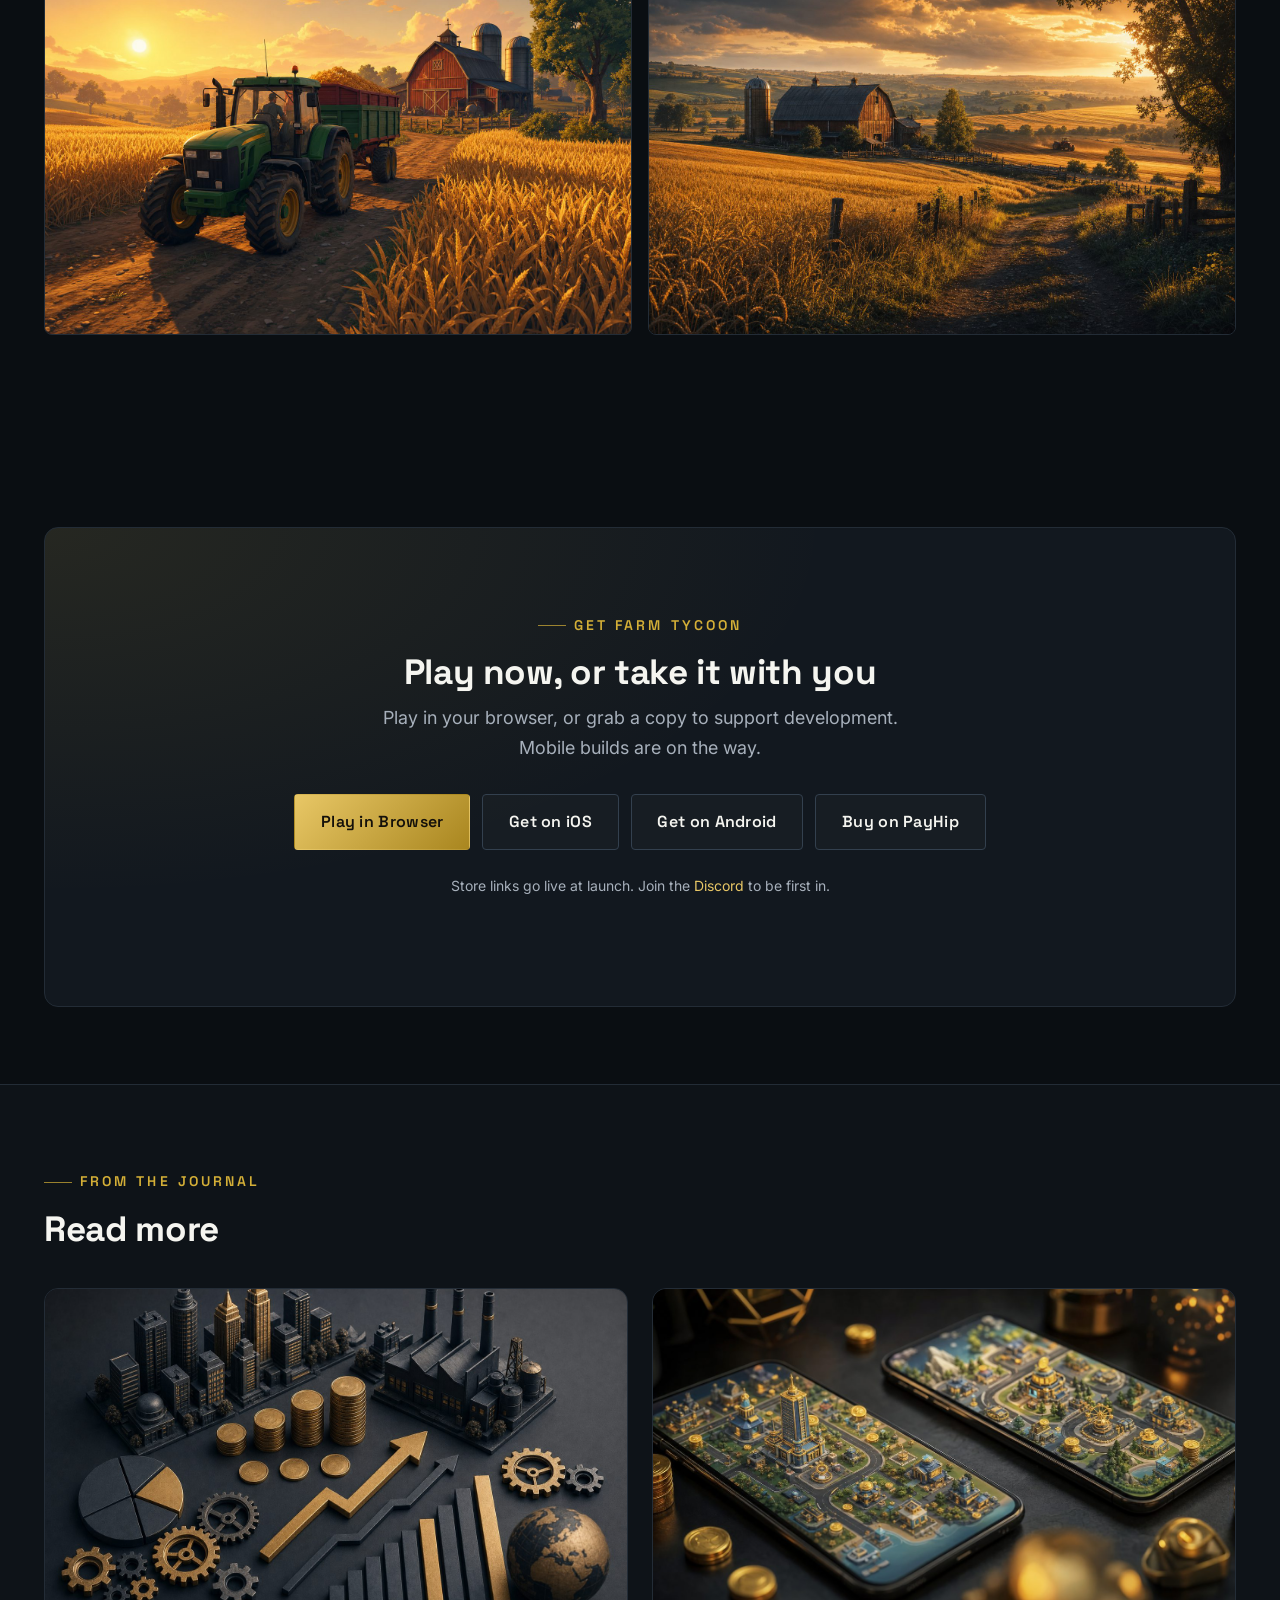
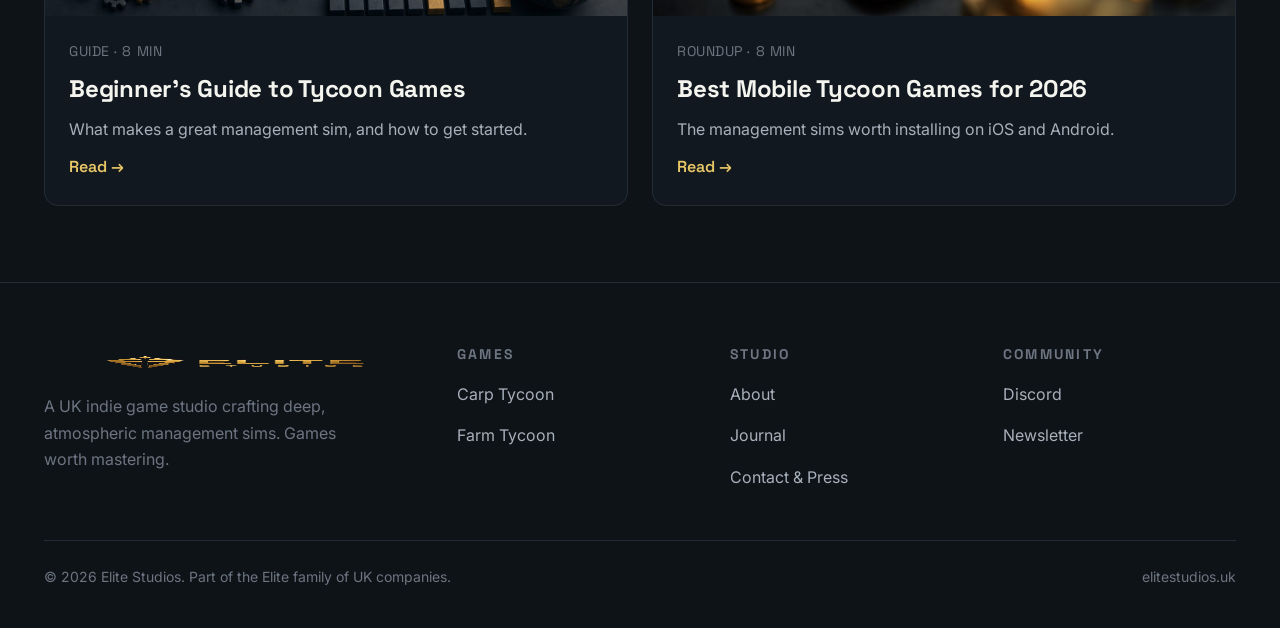
<file: games/farm-tycoon/index.html>
<!DOCTYPE html>
<html lang="en">
<head>
  <meta charset="UTF-8" />
  <meta name="viewport" content="width=device-width, initial-scale=1.0" />
  <title>Farm Tycoon — Grow a Thriving Estate | Elite Studios</title>
  <meta name="description" content="Farm Tycoon is a farming management sim from Elite Studios. Turn a modest plot into a thriving agricultural estate — plan crops, invest in machinery and ride the seasons." />
  <link rel="canonical" href="https://elitestudios.uk/games/farm-tycoon/" />
  <meta property="og:type" content="website" />
  <meta property="og:site_name" content="Elite Studios" />
  <meta property="og:title" content="Farm Tycoon — Grow a Thriving Estate" />
  <meta property="og:description" content="A farming management sim. Grow a modest plot into a thriving agricultural estate." />
  <meta property="og:url" content="https://elitestudios.uk/games/farm-tycoon/" />
  <meta property="og:image" content="https://elitestudios.uk/img/farm-tycoon-hero.jpg" />
  <meta name="twitter:card" content="summary_large_image" />
  <meta name="twitter:title" content="Farm Tycoon — Grow a Thriving Estate" />
  <meta name="twitter:image" content="https://elitestudios.uk/img/farm-tycoon-hero.jpg" />
  <link rel="icon" type="image/png" href="../../img/favicon.png" />
  <link rel="apple-touch-icon" href="../../img/apple-touch-icon.png" />
  <link rel="preconnect" href="https://fonts.googleapis.com" />
  <link rel="preconnect" href="https://fonts.gstatic.com" crossorigin />
  <link href="https://fonts.googleapis.com/css2?family=Space+Grotesk:wght@500;600;700&family=Inter:wght@400;500;600&display=swap" rel="stylesheet" />
  <link rel="stylesheet" href="../../css/style.css" />
  <script type="application/ld+json">
  {
    "@context": "https://schema.org",
    "@type": "VideoGame",
    "name": "Farm Tycoon",
    "url": "https://elitestudios.uk/games/farm-tycoon/",
    "image": "https://elitestudios.uk/img/farm-tycoon-hero.jpg",
    "description": "A farming management simulation where you build a modest plot into a thriving agricultural estate — planning crop rotations, investing in machinery and managing the seasons.",
    "genre": ["Simulation", "Management", "Tycoon"],
    "gamePlatform": ["PC", "Web Browser", "iOS", "Android"],
    "publisher": { "@type": "Organization", "name": "Elite Studios", "url": "https://elitestudios.uk/" },
    "author": { "@type": "Organization", "name": "Elite Studios" }
  }
  </script>
</head>
<body data-nav="farm">
  <a class="sr-only" href="#main">Skip to content</a>
    <header class="site-header">
    <div class="container">
      <a class="brand" href="../../index.html" aria-label="Elite Studios home">
        <img src="../../img/elite-studios-logo.png" alt="Elite Studios" width="1717" height="916" />
      </a>
      <nav class="nav" aria-label="Primary">
        <ul class="nav-links">
          <li><a href="../../games/carp-tycoon/index.html" data-navkey="carp">Carp Tycoon</a></li>
          <li><a href="../../games/farm-tycoon/index.html" data-navkey="farm" aria-current="page">Farm Tycoon</a></li>
          <li><a href="../../blog/index.html" data-navkey="blog">Journal</a></li>
          <li><a href="../../about/index.html" data-navkey="about">About</a></li>
          <li><a href="../../contact/index.html" data-navkey="contact">Contact</a></li>
        </ul>
        <div class="nav-cta">
          <a class="btn btn--ghost" href="#" aria-label="Join our Discord">Discord</a>
          <button class="menu-toggle" aria-label="Open menu" aria-expanded="false" aria-controls="mobile-nav">
            <svg width="24" height="24" viewBox="0 0 24 24" fill="none" stroke="currentColor" stroke-width="2"><line x1="3" y1="6" x2="21" y2="6"/><line x1="3" y1="12" x2="21" y2="12"/><line x1="3" y1="18" x2="21" y2="18"/></svg>
          </button>
        </div>
      </nav>
    </div>
    <nav class="mobile-nav" id="mobile-nav" aria-label="Mobile">
      <a href="../../games/carp-tycoon/index.html">Carp Tycoon</a>
      <a href="../../games/farm-tycoon/index.html">Farm Tycoon</a>
      <a href="../../blog/index.html">Journal</a>
      <a href="../../about/index.html">About</a>
      <a href="../../contact/index.html">Contact</a>
      <a href="#" style="color:var(--color-gold-bright);">Join our Discord</a>
    </nav>
  </header>

  <main id="main">
    <section class="page-hero">
      <img class="page-hero__img" src="../../img/farm-tycoon-hero.jpg" alt="Golden-hour view over rolling English farmland with a barn, silo and fields of wheat" />
      <div class="container">
        <span class="eyebrow">Farm Tycoon · Management Sim</span>
        <h1 style="margin-top: var(--space-4);">From one field to a working estate.</h1>
        <p class="lead">Plan your crops, invest in the right machinery and read the seasons. Farm Tycoon is a management sim about the long game — building something that endures, one harvest at a time.</p>
        <div class="hero-actions" style="justify-content:flex-start; margin-top: var(--space-8);">
          <a class="btn btn--gold btn--lg" href="#">Play in Browser</a>
          <a class="btn btn--ghost btn--lg" href="#">Get on PayHip</a>
        </div>
      </div>
    </section>

    <section class="section">
      <div class="container container--default">
        <div class="reveal">
          <span class="eyebrow">The Game</span>
          <h2 class="section-title" style="margin-top: var(--space-4);">Every acre is a decision.</h2>
          <p style="color: var(--color-text-muted); font-size: var(--text-lg); line-height: 1.7;">Inherit a tired smallholding and a stubborn tractor. Choose what to plant and when, rotate your fields to keep the soil healthy, and time your sales to catch the market at its best. Expand into livestock, greenhouses and processing — or stay lean and specialise. The estate you end up with is entirely yours.</p>
          <p style="color: var(--color-text-muted); font-size: var(--text-lg); line-height: 1.7; margin-top: var(--space-5);">Farm Tycoon shares Carp Tycoon's philosophy: systems deep enough to master, presented with restraint. No timers nagging you to spend. Just a satisfying loop of plan, plant, grow and reinvest.</p>
        </div>
      </div>
    </section>

    <section class="section section--tight" style="background: var(--color-bg-2); border-block: 1px solid var(--color-border);">
      <div class="container">
        <header class="reveal" style="margin-bottom: var(--space-12);">
          <span class="eyebrow">Features</span>
          <h2 class="section-title" style="margin-top: var(--space-4);">What you'll be managing</h2>
        </header>
        <div class="feature-grid">
          <div class="feature reveal">
            <div class="feature__icon"><svg width="22" height="22" viewBox="0 0 24 24" fill="none" stroke="currentColor" stroke-width="2"><path d="M12 2a7 7 0 0 0-7 7c0 5 7 13 7 13s7-8 7-13a7 7 0 0 0-7-7Z"/><path d="M12 22v-9"/></svg></div>
            <h3>Crop rotation</h3>
            <p>Balance cash crops against soil health. Rotate wisely or watch your yields fall away over the years.</p>
          </div>
          <div class="feature reveal">
            <div class="feature__icon"><svg width="22" height="22" viewBox="0 0 24 24" fill="none" stroke="currentColor" stroke-width="2"><circle cx="7" cy="17" r="3"/><circle cx="17" cy="17" r="3"/><path d="M10 17h4M4 14V7h9l3 4h4v6"/></svg></div>
            <h3>Machinery &amp; upgrades</h3>
            <p>From a single tractor to a full fleet of harvesters, drills and balers. Every upgrade changes how much land you can work.</p>
          </div>
          <div class="feature reveal">
            <div class="feature__icon"><svg width="22" height="22" viewBox="0 0 24 24" fill="none" stroke="currentColor" stroke-width="2"><path d="M3 3v18h18"/><path d="M7 15l4-4 3 3 5-6"/></svg></div>
            <h3>Market timing</h3>
            <p>Prices move with supply and demand. Store your harvest and sell at the peak, or lock in a contract for certainty.</p>
          </div>
          <div class="feature reveal">
            <div class="feature__icon"><svg width="22" height="22" viewBox="0 0 24 24" fill="none" stroke="currentColor" stroke-width="2"><circle cx="12" cy="12" r="4"/><path d="M12 2v2M12 20v2M2 12h2M20 12h2M5 5l1.5 1.5M17.5 17.5 19 19M5 19l1.5-1.5M17.5 6.5 19 5"/></svg></div>
            <h3>Seasons &amp; weather</h3>
            <p>Frost, drought and rain shape every year. Adapt your plan or take the hit — no two seasons play the same.</p>
          </div>
          <div class="feature reveal">
            <div class="feature__icon"><svg width="22" height="22" viewBox="0 0 24 24" fill="none" stroke="currentColor" stroke-width="2"><path d="M4 20V8l8-4 8 4v12"/><path d="M9 20v-6h6v6"/></svg></div>
            <h3>Livestock &amp; expansion</h3>
            <p>Add cattle, sheep and pigs, build greenhouses, or move into processing to add value beyond the raw crop.</p>
          </div>
          <div class="feature reveal">
            <div class="feature__icon"><svg width="22" height="22" viewBox="0 0 24 24" fill="none" stroke="currentColor" stroke-width="2"><rect x="3" y="4" width="18" height="16" rx="2"/><path d="M3 10h18M8 4v16"/></svg></div>
            <h3>Long-term progression</h3>
            <p>Grow from a struggling smallholding to a respected estate. Deep systems that reward planning, not impatience.</p>
          </div>
        </div>
      </div>
    </section>

    <section class="section">
      <div class="container">
        <header class="reveal" style="margin-bottom: var(--space-10);">
          <span class="eyebrow">Screenshots</span>
          <h2 class="section-title" style="margin-top: var(--space-4);">An estate that grows with you</h2>
          <p class="section-lead">Work-in-progress captures from the current build.</p>
        </header>
        <div class="shots reveal">
          <figure>
            <img src="../../img/farm-screenshot-1.jpg" alt="Isometric view of a thriving farm with fields, barn, silos and livestock" loading="lazy" />
          </figure>
          <figure>
            <img src="../../img/farm-screenshot-2.jpg" alt="A green tractor towing a trailer along a farm track between wheat fields at sunset" loading="lazy" />
          </figure>
          <figure>
            <img src="../../img/farm-tycoon-hero.jpg" alt="Golden-hour countryside with a barn and silo" loading="lazy" />
          </figure>
        </div>
      </div>
    </section>

    <section class="section section--tight">
      <div class="container">
        <div class="cta-band reveal">
          <span class="eyebrow" style="justify-content:center;">Get Farm Tycoon</span>
          <h2 style="margin-top: var(--space-4);">Play now, or take it with you</h2>
          <p>Play in your browser, or grab a copy to support development. Mobile builds are on the way.</p>
          <div class="platforms" style="justify-content:center;">
            <a class="btn btn--gold" href="#">Play in Browser</a>
            <a class="btn btn--ghost" href="#">Get on iOS</a>
            <a class="btn btn--ghost" href="#">Get on Android</a>
            <a class="btn btn--ghost" href="#">Buy on PayHip</a>
          </div>
          <p class="form-note" style="margin-top: var(--space-6);">Store links go live at launch. Join the <a href="#" style="color:var(--color-gold-bright);">Discord</a> to be first in.</p>
        </div>
      </div>
    </section>

    <section class="section section--tight" style="background: var(--color-bg-2); border-top: 1px solid var(--color-border);">
      <div class="container">
        <header class="reveal" style="margin-bottom: var(--space-10);">
          <span class="eyebrow">From the Journal</span>
          <h2 class="section-title" style="margin-top: var(--space-4);">Read more</h2>
        </header>
        <div class="grid grid--2">
          <a class="post-card reveal" href="../../blog/tycoon-games-beginners-guide/index.html">
            <img class="post-card__img" src="../../img/blog-tycoon-guide.jpg" alt="Miniature buildings, coins and graphs" loading="lazy" />
            <div class="post-card__body">
              <span class="post-meta">Guide · 8 min</span>
              <h3>Beginner's Guide to Tycoon Games</h3>
              <p>What makes a great management sim, and how to get started.</p>
              <span class="card-link">Read &rarr;</span>
            </div>
          </a>
          <a class="post-card reveal" href="../../blog/best-mobile-tycoon-games-2026/index.html">
            <img class="post-card__img" src="../../img/blog-mobile-tycoon.jpg" alt="Two phones showing management sim game worlds" loading="lazy" />
            <div class="post-card__body">
              <span class="post-meta">Roundup · 8 min</span>
              <h3>Best Mobile Tycoon Games for 2026</h3>
              <p>The management sims worth installing on iOS and Android.</p>
              <span class="card-link">Read &rarr;</span>
            </div>
          </a>
        </div>
      </div>
    </section>
  </main>

    <footer class="site-footer">
    <div class="container">
      <div class="footer-grid">
        <div class="footer-brand">
          <img src="../../img/elite-studios-logo.png" alt="Elite Studios" width="1717" height="916" />
          <p>A UK indie game studio crafting deep, atmospheric management sims. Games worth mastering.</p>
        </div>
        <div class="footer-col">
          <h4>Games</h4>
          <ul>
            <li><a href="../../games/carp-tycoon/index.html">Carp Tycoon</a></li>
            <li><a href="../../games/farm-tycoon/index.html">Farm Tycoon</a></li>
          </ul>
        </div>
        <div class="footer-col">
          <h4>Studio</h4>
          <ul>
            <li><a href="../../about/index.html">About</a></li>
            <li><a href="../../blog/index.html">Journal</a></li>
            <li><a href="../../contact/index.html">Contact &amp; Press</a></li>
          </ul>
        </div>
        <div class="footer-col">
          <h4>Community</h4>
          <ul>
            <li><a href="#">Discord</a></li>
            <li><a href="#journal">Newsletter</a></li>
          </ul>
        </div>
      </div>
      <div class="footer-bottom">
        <span>&copy; 2026 Elite Studios. Part of the Elite family of UK companies.</span>
        <span>elitestudios.uk</span>
      </div>
    </div>
  </footer>
    <a class="discord-fab" href="#" aria-label="Join the Elite Studios Discord">
    <svg width="22" height="22" viewBox="0 0 24 24" fill="currentColor"><path d="M20.317 4.369a19.79 19.79 0 0 0-4.885-1.515.074.074 0 0 0-.079.037c-.211.375-.444.865-.608 1.25a18.27 18.27 0 0 0-5.487 0 12.64 12.64 0 0 0-.617-1.25.077.077 0 0 0-.079-.037A19.736 19.736 0 0 0 3.677 4.37a.07.07 0 0 0-.032.027C.533 9.046-.32 13.58.099 18.057a.082.082 0 0 0 .031.057 19.9 19.9 0 0 0 5.993 3.03.078.078 0 0 0 .084-.028c.462-.63.874-1.295 1.226-1.994a.076.076 0 0 0-.041-.106 13.1 13.1 0 0 1-1.872-.892.077.077 0 0 1-.008-.128c.126-.094.252-.192.372-.291a.074.074 0 0 1 .077-.01c3.928 1.793 8.18 1.793 12.062 0a.074.074 0 0 1 .078.009c.12.099.246.198.373.292a.077.077 0 0 1-.006.127 12.3 12.3 0 0 1-1.873.891.077.077 0 0 0-.041.107c.36.698.772 1.362 1.225 1.993a.076.076 0 0 0 .084.028 19.84 19.84 0 0 0 6.002-3.03.077.077 0 0 0 .032-.056c.5-5.177-.838-9.674-3.549-13.66a.061.061 0 0 0-.031-.028ZM8.02 15.331c-1.183 0-2.157-1.086-2.157-2.419 0-1.333.955-2.419 2.157-2.419 1.211 0 2.176 1.096 2.157 2.42 0 1.332-.955 2.418-2.157 2.418Zm7.975 0c-1.183 0-2.157-1.086-2.157-2.419 0-1.333.955-2.419 2.157-2.419 1.21 0 2.176 1.096 2.157 2.42 0 1.332-.946 2.418-2.157 2.418Z"/></svg>
    <span class="label">Join Discord</span>
  </a>
  <script src="../../js/main.js" defer></script>
</body>
</html>
</file>
<file: css/style.css>
/* ==========================================================================
   Elite Studios — global stylesheet
   Dark charcoal + warm gold. Premium, gaming-forward, adult audience.
   ========================================================================== */

/* ---- Tokens ------------------------------------------------------------- */
:root {
  /* Type scale (fluid) */
  --text-xs: clamp(0.75rem, 0.7rem + 0.25vw, 0.875rem);
  --text-sm: clamp(0.875rem, 0.8rem + 0.35vw, 1rem);
  --text-base: clamp(1rem, 0.95rem + 0.25vw, 1.125rem);
  --text-lg: clamp(1.125rem, 1rem + 0.75vw, 1.5rem);
  --text-xl: clamp(1.5rem, 1.2rem + 1.25vw, 2.25rem);
  --text-2xl: clamp(2rem, 1.2rem + 2.5vw, 3.5rem);
  --text-3xl: clamp(2.5rem, 1rem + 4vw, 5rem);
  --text-hero: clamp(2.75rem, 1rem + 6vw, 6.5rem);

  /* Spacing */
  --space-1: 0.25rem;  --space-2: 0.5rem;  --space-3: 0.75rem;
  --space-4: 1rem;     --space-5: 1.25rem; --space-6: 1.5rem;
  --space-8: 2rem;     --space-10: 2.5rem; --space-12: 3rem;
  --space-16: 4rem;    --space-20: 5rem;   --space-24: 6rem;
  --space-32: 8rem;

  /* Colour — deep charcoal + warm gold */
  --color-bg: #0A0E12;
  --color-bg-2: #0E1318;
  --color-surface: #12181F;
  --color-surface-2: #171E27;
  --color-border: #232C36;
  --color-border-strong: #33404E;

  --color-text: #F5F5F0;
  --color-text-muted: #A7B0BB;
  --color-text-faint: #6C7581;

  --color-gold: #D4AF37;
  --color-gold-bright: #E8C766;
  --color-gold-deep: #A9861F;
  --color-gold-glow: rgba(212, 175, 55, 0.18);

  --radius-sm: 4px;
  --radius-md: 8px;
  --radius-lg: 14px;
  --radius-full: 9999px;

  --transition: 220ms cubic-bezier(0.16, 1, 0.3, 1);

  --shadow-md: 0 8px 24px rgba(0, 0, 0, 0.45);
  --shadow-lg: 0 20px 50px rgba(0, 0, 0, 0.55);

  --content-narrow: 720px;
  --content-default: 1000px;
  --content-wide: 1240px;

  --font-display: 'Space Grotesk', 'Segoe UI', system-ui, sans-serif;
  --font-body: 'Inter', 'Segoe UI', system-ui, sans-serif;
}

/* ---- Reset -------------------------------------------------------------- */
*, *::before, *::after { box-sizing: border-box; margin: 0; padding: 0; }

html {
  -webkit-font-smoothing: antialiased;
  -moz-osx-font-smoothing: grayscale;
  text-rendering: optimizeLegibility;
  scroll-behavior: smooth;
  scroll-padding-top: 5rem;
  text-size-adjust: none;
}

body {
  min-height: 100dvh;
  line-height: 1.65;
  font-family: var(--font-body);
  font-size: var(--text-base);
  color: var(--color-text);
  background-color: var(--color-bg);
  overflow-x: hidden;
}

img, picture, video, svg { display: block; max-width: 100%; height: auto; }
ul[role='list'] { list-style: none; }
input, button, textarea, select { font: inherit; color: inherit; }

h1, h2, h3, h4 {
  font-family: var(--font-display);
  font-weight: 700;
  line-height: 1.08;
  letter-spacing: -0.01em;
  text-wrap: balance;
}
p, li { text-wrap: pretty; }

a { color: inherit; text-decoration: none; }

::selection { background: var(--color-gold-glow); color: var(--color-text); }

:focus-visible {
  outline: 2px solid var(--color-gold);
  outline-offset: 3px;
  border-radius: var(--radius-sm);
}

button { cursor: pointer; background: none; border: none; }

.sr-only {
  position: absolute; width: 1px; height: 1px; padding: 0; margin: -1px;
  overflow: hidden; clip: rect(0, 0, 0, 0); white-space: nowrap; border: 0;
}

a, button {
  transition: color var(--transition), background var(--transition),
    border-color var(--transition), box-shadow var(--transition),
    transform var(--transition), opacity var(--transition);
}

@media (prefers-reduced-motion: reduce) {
  *, *::before, *::after {
    animation-duration: 0.01ms !important;
    transition-duration: 0.01ms !important;
    scroll-behavior: auto !important;
  }
}

/* ---- Layout helpers ----------------------------------------------------- */
.container { width: 100%; max-width: var(--content-wide); margin-inline: auto; padding-inline: var(--space-6); }
.container--narrow { max-width: var(--content-narrow); }
.container--default { max-width: var(--content-default); }

.section { padding-block: clamp(var(--space-16), 9vw, var(--space-32)); }
.section--tight { padding-block: clamp(var(--space-12), 6vw, var(--space-20)); }

.eyebrow {
  display: inline-flex; align-items: center; gap: var(--space-2);
  font-family: var(--font-display);
  font-size: var(--text-xs);
  font-weight: 600;
  letter-spacing: 0.22em;
  text-transform: uppercase;
  color: var(--color-gold);
}
.eyebrow::before {
  content: ''; width: 28px; height: 1px; background: var(--color-gold);
  opacity: 0.7;
}

.section-title { font-size: var(--text-xl); margin-bottom: var(--space-4); }
.section-lead { color: var(--color-text-muted); max-width: 62ch; font-size: var(--text-lg); line-height: 1.55; }

/* ---- Buttons ------------------------------------------------------------ */
.btn {
  display: inline-flex; align-items: center; justify-content: center; gap: var(--space-2);
  font-family: var(--font-display);
  font-size: var(--text-sm);
  font-weight: 600;
  letter-spacing: 0.02em;
  padding: 0.85rem 1.6rem;
  border-radius: var(--radius-sm);
  border: 1px solid transparent;
  white-space: nowrap;
}
.btn--gold {
  background: linear-gradient(135deg, var(--color-gold-bright), var(--color-gold-deep));
  color: #14100A;
}
.btn--gold:hover { transform: translateY(-2px); box-shadow: 0 10px 30px var(--color-gold-glow); }
.btn--ghost {
  border-color: var(--color-border-strong);
  color: var(--color-text);
  background: rgba(255,255,255,0.02);
}
.btn--ghost:hover { border-color: var(--color-gold); color: var(--color-gold-bright); }
.btn--lg { padding: 1rem 2rem; font-size: var(--text-base); }
.btn--block { width: 100%; }

/* ---- Header ------------------------------------------------------------- */
.site-header {
  position: sticky; top: 0; z-index: 60;
  background: rgba(10, 14, 18, 0.72);
  backdrop-filter: blur(14px);
  border-bottom: 1px solid transparent;
  transition: border-color var(--transition), background var(--transition);
}
.site-header.scrolled {
  border-bottom-color: var(--color-border);
  background: rgba(10, 14, 18, 0.9);
}
.site-header .container {
  display: flex; align-items: center; justify-content: space-between;
  min-height: 72px;
}
.brand { display: inline-flex; align-items: center; }
.brand img { height: 34px; width: auto; mix-blend-mode: lighten; }
.nav { display: flex; align-items: center; gap: var(--space-8); }
.nav-links { display: flex; align-items: center; gap: var(--space-6); list-style: none; }
.nav-links a {
  font-family: var(--font-display);
  font-size: var(--text-sm);
  font-weight: 500;
  color: var(--color-text-muted);
  position: relative;
}
.nav-links a:hover, .nav-links a[aria-current="page"] { color: var(--color-text); }
.nav-links a[aria-current="page"]::after {
  content: ''; position: absolute; left: 0; right: 0; bottom: -6px; height: 2px;
  background: var(--color-gold);
}
.nav-cta { display: flex; align-items: center; gap: var(--space-3); }

.menu-toggle { display: none; color: var(--color-text); padding: var(--space-2); }
.mobile-nav { display: none; }

@media (max-width: 860px) {
  .nav-links, .nav-cta .btn--ghost { display: none; }
  .menu-toggle { display: inline-flex; }
  .mobile-nav {
    position: fixed; inset: 72px 0 auto 0; z-index: 55;
    background: var(--color-bg-2); border-bottom: 1px solid var(--color-border);
    padding: var(--space-6); display: none; flex-direction: column; gap: var(--space-4);
  }
  .mobile-nav.open { display: flex; }
  .mobile-nav a { font-family: var(--font-display); font-size: var(--text-lg); color: var(--color-text); }
}

/* ---- Hero --------------------------------------------------------------- */
.hero {
  position: relative;
  padding-block: clamp(var(--space-24), 16vw, 11rem);
  text-align: center;
  overflow: hidden;
}
.hero::before {
  content: ''; position: absolute; inset: 0;
  background: url('../img/hero-bg.jpg') center/cover no-repeat;
  opacity: 0.55; z-index: -2;
}
.hero::after {
  content: ''; position: absolute; inset: 0; z-index: -1;
  background: radial-gradient(ellipse 80% 60% at 50% 40%, transparent, var(--color-bg) 78%),
    linear-gradient(180deg, rgba(10,14,18,0.4), var(--color-bg));
}
.hero-logo { max-width: min(560px, 80vw); margin: 0 auto var(--space-8); mix-blend-mode: lighten; }
.hero h1 {
  font-size: var(--text-hero);
  letter-spacing: -0.02em;
  margin-bottom: var(--space-5);
}
.hero .accent { color: var(--color-gold); }
.hero-sub { font-size: var(--text-lg); color: var(--color-text-muted); max-width: 46ch; margin: 0 auto var(--space-8); }
.hero-actions { display: flex; gap: var(--space-4); justify-content: center; flex-wrap: wrap; }

/* Page hero (game / blog) with image */
.page-hero {
  position: relative; min-height: 62vh; display: flex; align-items: flex-end;
  padding-block: var(--space-16); overflow: hidden;
}
.page-hero__img { position: absolute; inset: 0; width: 100%; height: 100%; object-fit: cover; z-index: -2; }
.page-hero::after {
  content: ''; position: absolute; inset: 0; z-index: -1;
  background: linear-gradient(180deg, rgba(10,14,18,0.35) 0%, rgba(10,14,18,0.55) 55%, var(--color-bg) 100%);
}
.page-hero h1 { font-size: var(--text-2xl); max-width: 18ch; }
.page-hero .lead { color: var(--color-text-muted); font-size: var(--text-lg); max-width: 54ch; margin-top: var(--space-4); }

/* ---- Cards / games ------------------------------------------------------ */
.grid { display: grid; gap: var(--space-6); }
.grid--2 { grid-template-columns: repeat(2, 1fr); }
.grid--3 { grid-template-columns: repeat(3, 1fr); }
@media (max-width: 900px) { .grid--3 { grid-template-columns: 1fr 1fr; } }
@media (max-width: 720px) { .grid--2, .grid--3 { grid-template-columns: 1fr; } }

.game-card {
  position: relative; border-radius: var(--radius-lg); overflow: hidden;
  border: 1px solid var(--color-border); background: var(--color-surface);
  min-height: 420px; display: flex; align-items: flex-end;
}
.game-card__img { position: absolute; inset: 0; width: 100%; height: 100%; object-fit: cover; transition: transform 600ms cubic-bezier(0.16,1,0.3,1); }
.game-card:hover .game-card__img { transform: scale(1.05); }
.game-card::after {
  content: ''; position: absolute; inset: 0;
  background: linear-gradient(180deg, transparent 30%, rgba(10,14,18,0.85) 100%);
}
.game-card__body { position: relative; z-index: 1; padding: var(--space-8); width: 100%; }
.game-card__tag {
  font-family: var(--font-display); font-size: var(--text-xs); font-weight: 600;
  letter-spacing: 0.2em; text-transform: uppercase; color: var(--color-gold);
}
.game-card h3 { font-size: var(--text-xl); margin: var(--space-2) 0 var(--space-3); }
.game-card p { color: var(--color-text-muted); font-size: var(--text-sm); margin-bottom: var(--space-4); max-width: 42ch; }
.game-card .card-link {
  font-family: var(--font-display); font-weight: 600; font-size: var(--text-sm); color: var(--color-gold-bright);
  display: inline-flex; align-items: center; gap: var(--space-2);
}
.game-card:hover .card-link { gap: var(--space-3); }

/* Feature list */
.feature-grid { display: grid; grid-template-columns: repeat(3,1fr); gap: var(--space-8); }
@media (max-width: 820px){ .feature-grid { grid-template-columns: 1fr; } }
.feature { padding: var(--space-6); border: 1px solid var(--color-border); border-radius: var(--radius-md); background: var(--color-surface); }
.feature__icon {
  width: 44px; height: 44px; display: grid; place-items: center; border-radius: var(--radius-sm);
  background: var(--color-gold-glow); color: var(--color-gold-bright); margin-bottom: var(--space-4);
}
.feature h3 { font-size: var(--text-lg); margin-bottom: var(--space-2); }
.feature p { color: var(--color-text-muted); font-size: var(--text-sm); }

/* About split */
.split { display: grid; grid-template-columns: 1.1fr 0.9fr; gap: var(--space-16); align-items: center; }
@media (max-width: 860px){ .split { grid-template-columns: 1fr; gap: var(--space-10); } }
.split img { border-radius: var(--radius-lg); border: 1px solid var(--color-border); }

/* screenshots gallery */
.shots { display: grid; grid-template-columns: repeat(2,1fr); gap: var(--space-4); }
@media (max-width: 720px){ .shots { grid-template-columns: 1fr; } }
.shots img { border-radius: var(--radius-md); border: 1px solid var(--color-border); width: 100%; }
.shots figure:first-child { grid-column: 1 / -1; }

/* ---- Blog cards --------------------------------------------------------- */
.post-card {
  border: 1px solid var(--color-border); border-radius: var(--radius-lg); overflow: hidden;
  background: var(--color-surface); display: flex; flex-direction: column;
  transition: border-color var(--transition), transform var(--transition);
}
.post-card:hover { border-color: var(--color-border-strong); transform: translateY(-4px); }
.post-card__img { aspect-ratio: 16/9; width: 100%; object-fit: cover; }
.post-card__body { padding: var(--space-6); display: flex; flex-direction: column; gap: var(--space-3); flex: 1; }
.post-meta { font-size: var(--text-xs); color: var(--color-text-faint); letter-spacing: 0.04em; text-transform: uppercase; font-family: var(--font-display); }
.post-card h3 { font-size: var(--text-lg); line-height: 1.2; }
.post-card p { color: var(--color-text-muted); font-size: var(--text-sm); flex: 1; }
.post-card .card-link { font-family: var(--font-display); font-weight: 600; font-size: var(--text-sm); color: var(--color-gold-bright); }

.post-card--feature { display: grid; grid-template-columns: 1.2fr 1fr; }
.post-card--feature .post-card__img { height: 100%; aspect-ratio: auto; }
@media (max-width: 760px){ .post-card--feature { grid-template-columns: 1fr; } .post-card--feature .post-card__img { aspect-ratio: 16/9; } }

/* ---- Article ------------------------------------------------------------ */
.article { padding-block: var(--space-16); }
.article__head { max-width: var(--content-narrow); margin: 0 auto var(--space-10); }
.article__meta { display: flex; flex-wrap: wrap; gap: var(--space-4); align-items: center; color: var(--color-text-faint); font-size: var(--text-sm); margin-top: var(--space-5); }
.article__meta .dot { width: 4px; height: 4px; border-radius: 50%; background: var(--color-text-faint); }
.article__hero { max-width: var(--content-wide); margin: 0 auto var(--space-12); }
.article__hero img { width: 100%; border-radius: var(--radius-lg); border: 1px solid var(--color-border); aspect-ratio: 16/9; object-fit: cover; }
.prose { max-width: var(--content-narrow); margin: 0 auto; font-size: var(--text-lg); line-height: 1.75; color: #E4E6E1; }
.prose > * + * { margin-top: var(--space-6); }
.prose h2 { font-size: var(--text-xl); margin-top: var(--space-12); color: var(--color-text); }
.prose h3 { font-size: var(--text-lg); margin-top: var(--space-8); color: var(--color-text); }
.prose a { color: var(--color-gold-bright); text-decoration: underline; text-underline-offset: 3px; text-decoration-color: var(--color-gold-deep); }
.prose a:hover { color: var(--color-gold); }
.prose ul, .prose ol { padding-left: 1.4em; }
.prose li { margin-top: var(--space-3); }
.prose strong { color: var(--color-text); }
.prose blockquote {
  border-left: 3px solid var(--color-gold); padding: var(--space-2) var(--space-6);
  color: var(--color-text); font-style: italic; font-size: var(--text-lg);
  background: var(--color-surface); border-radius: 0 var(--radius-md) var(--radius-md) 0;
}
.prose hr { border: none; border-top: 1px solid var(--color-border); margin-block: var(--space-12); }
.prose figure figcaption { font-size: var(--text-sm); color: var(--color-text-faint); margin-top: var(--space-2); text-align: center; }

/* ---- CTA band ----------------------------------------------------------- */
.cta-band { border-radius: var(--radius-lg); border: 1px solid var(--color-border); background:
  radial-gradient(120% 140% at 0% 0%, rgba(212,175,55,0.10), transparent 55%), var(--color-surface);
  padding: clamp(var(--space-10), 6vw, var(--space-20)); text-align: center; }
.cta-band h2 { font-size: var(--text-xl); margin-bottom: var(--space-3); }
.cta-band p { color: var(--color-text-muted); max-width: 52ch; margin: 0 auto var(--space-8); }

/* newsletter */
.newsletter-form { display: flex; gap: var(--space-3); max-width: 460px; margin: 0 auto; flex-wrap: wrap; }
.newsletter-form input {
  flex: 1; min-width: 200px; padding: 0.85rem 1rem; border-radius: var(--radius-sm);
  border: 1px solid var(--color-border-strong); background: var(--color-bg); color: var(--color-text);
}
.newsletter-form input::placeholder { color: var(--color-text-faint); }
.newsletter-form input:focus { border-color: var(--color-gold); outline: none; }
.form-note { font-size: var(--text-xs); color: var(--color-text-faint); margin-top: var(--space-3); }

/* ---- Discord sticky ----------------------------------------------------- */
.discord-fab {
  position: fixed; right: clamp(var(--space-4), 3vw, var(--space-8)); bottom: clamp(var(--space-4), 3vw, var(--space-8));
  z-index: 70; display: inline-flex; align-items: center; gap: var(--space-3);
  padding: 0.8rem 1.25rem; border-radius: var(--radius-full);
  background: linear-gradient(135deg, var(--color-gold-bright), var(--color-gold-deep));
  color: #14100A; font-family: var(--font-display); font-weight: 600; font-size: var(--text-sm);
  box-shadow: var(--shadow-lg);
}
.discord-fab:hover { transform: translateY(-3px); }
.discord-fab svg { flex-shrink: 0; }
@media (max-width: 560px){ .discord-fab span.label { display: none; } .discord-fab { padding: 0.85rem; } }

/* ---- Footer ------------------------------------------------------------- */
.site-footer { border-top: 1px solid var(--color-border); background: var(--color-bg-2); padding-block: var(--space-16) var(--space-10); }
.footer-grid { display: grid; grid-template-columns: 1.6fr 1fr 1fr 1fr; gap: var(--space-10); }
@media (max-width: 820px){ .footer-grid { grid-template-columns: 1fr 1fr; gap: var(--space-8); } }
@media (max-width: 480px){ .footer-grid { grid-template-columns: 1fr; } }
.footer-brand img { height: 30px; margin-bottom: var(--space-4); mix-blend-mode: lighten; }
.footer-brand p { color: var(--color-text-faint); font-size: var(--text-sm); max-width: 34ch; }
.footer-col h4 { font-family: var(--font-display); font-size: var(--text-xs); letter-spacing: 0.16em; text-transform: uppercase; color: var(--color-text-faint); margin-bottom: var(--space-4); }
.footer-col ul { list-style: none; display: flex; flex-direction: column; gap: var(--space-3); }
.footer-col a { color: var(--color-text-muted); font-size: var(--text-sm); }
.footer-col a:hover { color: var(--color-gold-bright); }
.footer-bottom { margin-top: var(--space-12); padding-top: var(--space-6); border-top: 1px solid var(--color-border); display: flex; justify-content: space-between; gap: var(--space-4); flex-wrap: wrap; color: var(--color-text-faint); font-size: var(--text-xs); }

/* ---- Contact form ------------------------------------------------------- */
.form-field { display: flex; flex-direction: column; gap: var(--space-2); margin-bottom: var(--space-5); }
.form-field label { font-family: var(--font-display); font-size: var(--text-sm); font-weight: 500; }
.form-field input, .form-field textarea, .form-field select {
  padding: 0.8rem 1rem; border-radius: var(--radius-sm); border: 1px solid var(--color-border-strong);
  background: var(--color-bg); color: var(--color-text);
}
.form-field input:focus, .form-field textarea:focus, .form-field select:focus { border-color: var(--color-gold); outline: none; }

/* ---- Scroll reveal (progressive enhancement) ---------------------------- */
/* Content is always visible by default. Only hide when JS is active so a
   failed observer or no-JS visitor never loses content. */
.js .reveal { opacity: 0; transform: translateY(24px); transition: opacity 700ms cubic-bezier(0.16,1,0.3,1), transform 700ms cubic-bezier(0.16,1,0.3,1); }
.js .reveal.in { opacity: 1; transform: none; }
@media (prefers-reduced-motion: reduce){ .js .reveal { opacity: 1; transform: none; } }

/* breadcrumb */
.breadcrumb { font-size: var(--text-sm); color: var(--color-text-faint); margin-bottom: var(--space-6); font-family: var(--font-display); }
.breadcrumb a { color: var(--color-text-muted); }
.breadcrumb a:hover { color: var(--color-gold-bright); }

/* platform buttons row */
.platforms { display: flex; flex-wrap: wrap; gap: var(--space-3); margin-top: var(--space-6); }

/* stat row */
.stats { display: flex; flex-wrap: wrap; gap: var(--space-10); margin-top: var(--space-10); }
.stat b { display: block; font-family: var(--font-display); font-size: var(--text-2xl); color: var(--color-gold-bright); line-height: 1; }
.stat span { font-size: var(--text-sm); color: var(--color-text-muted); }
</file>
